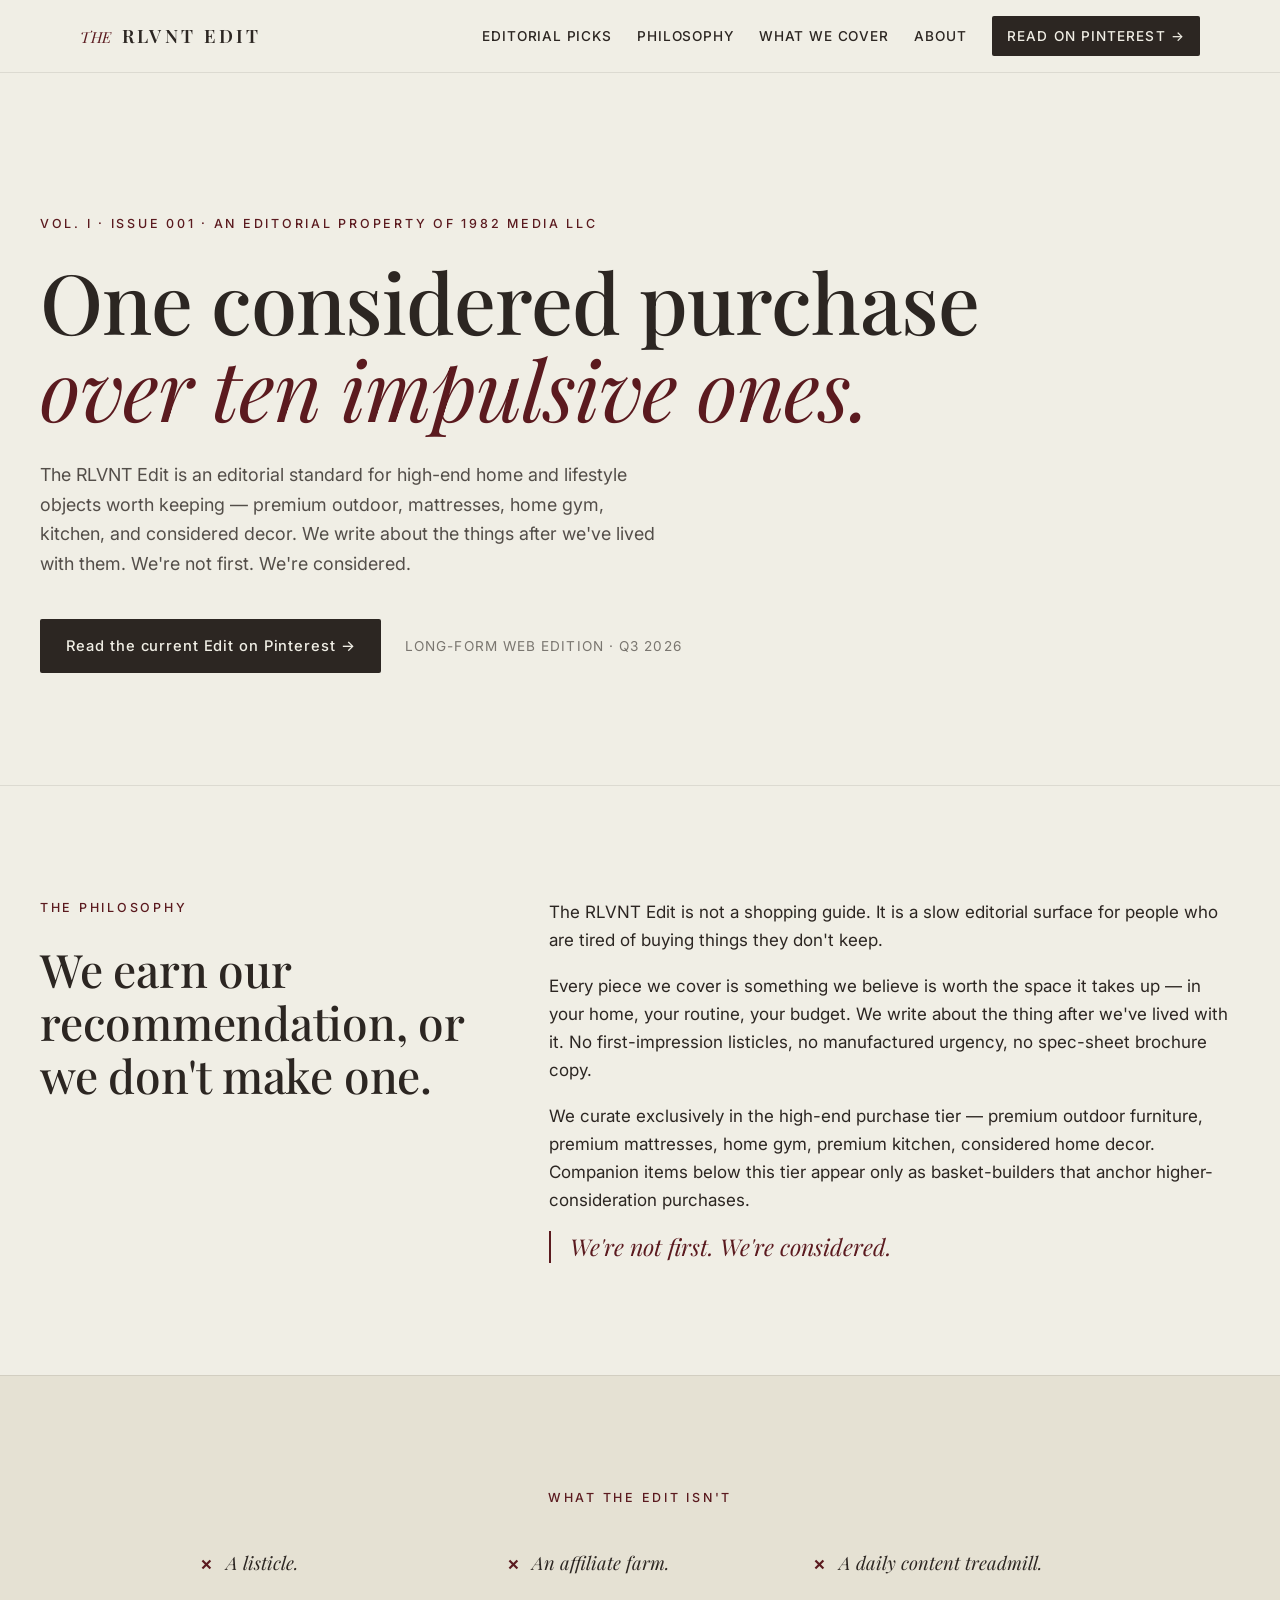
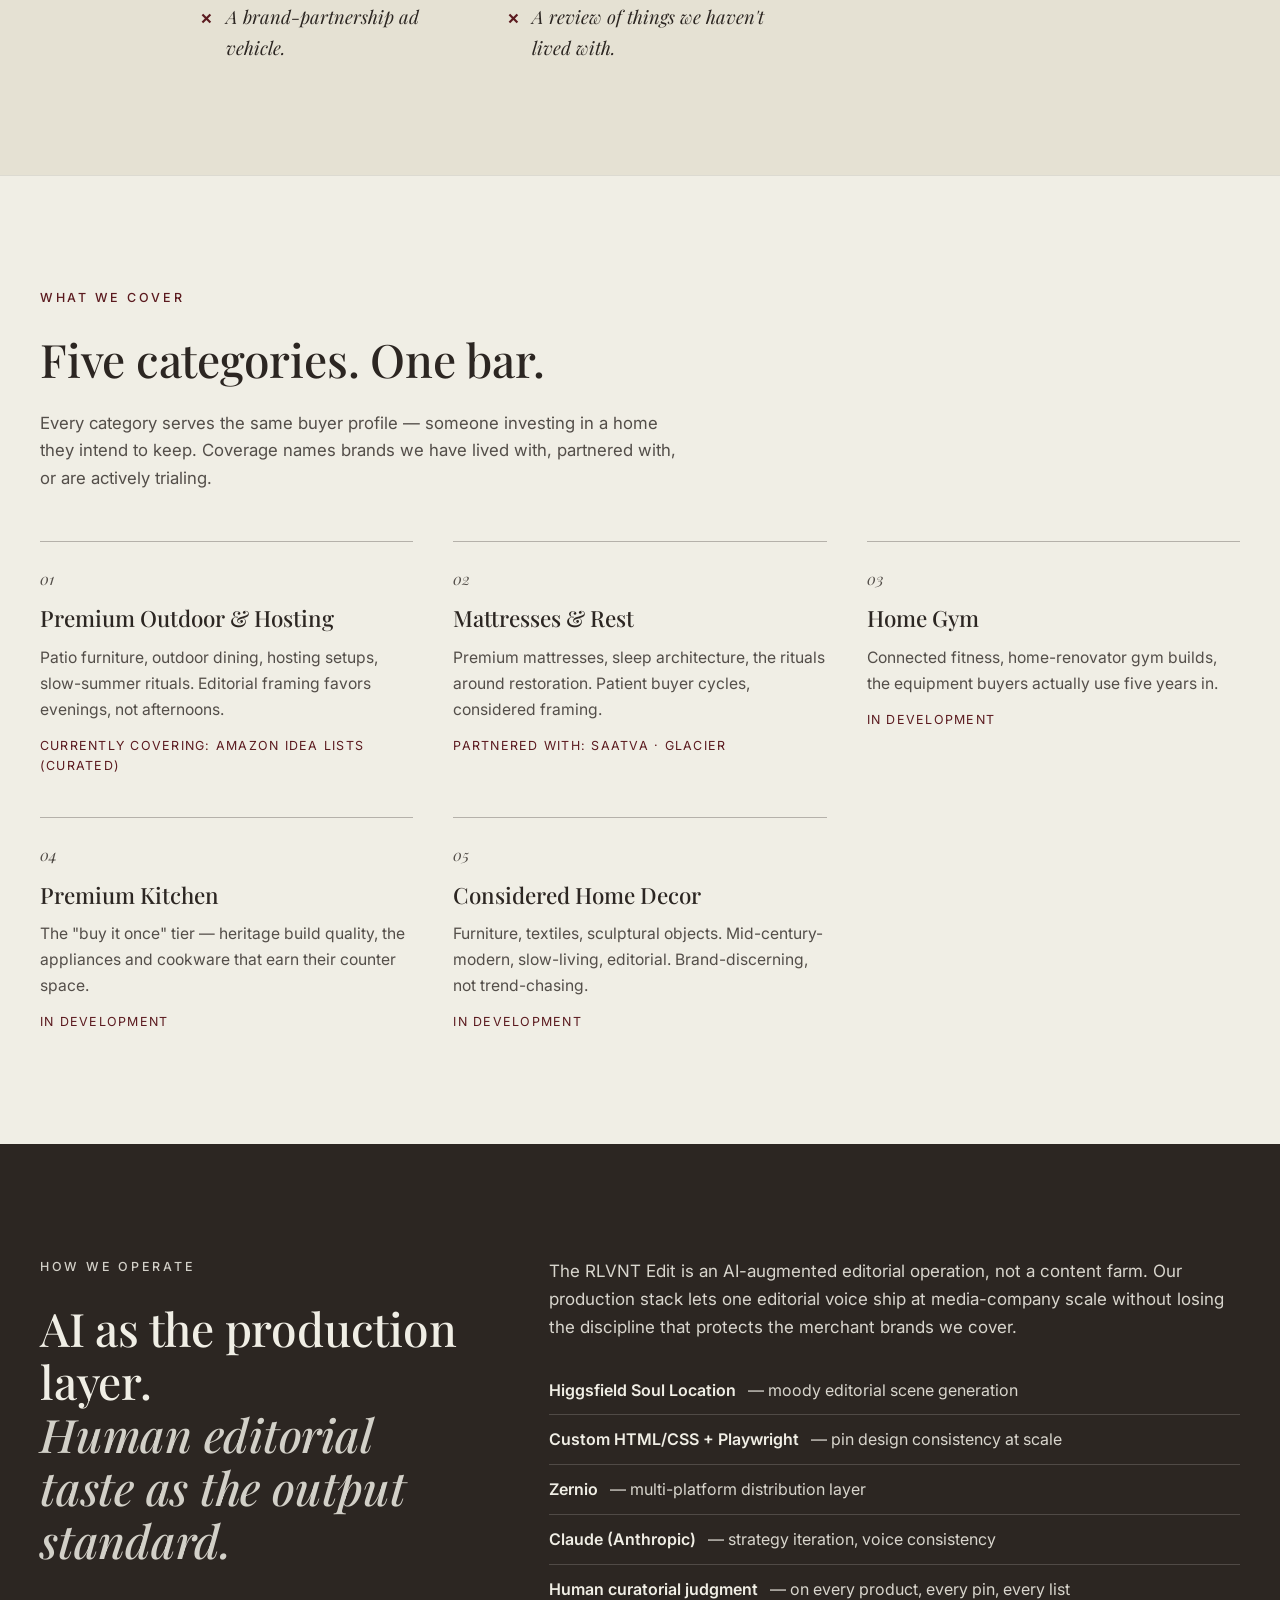
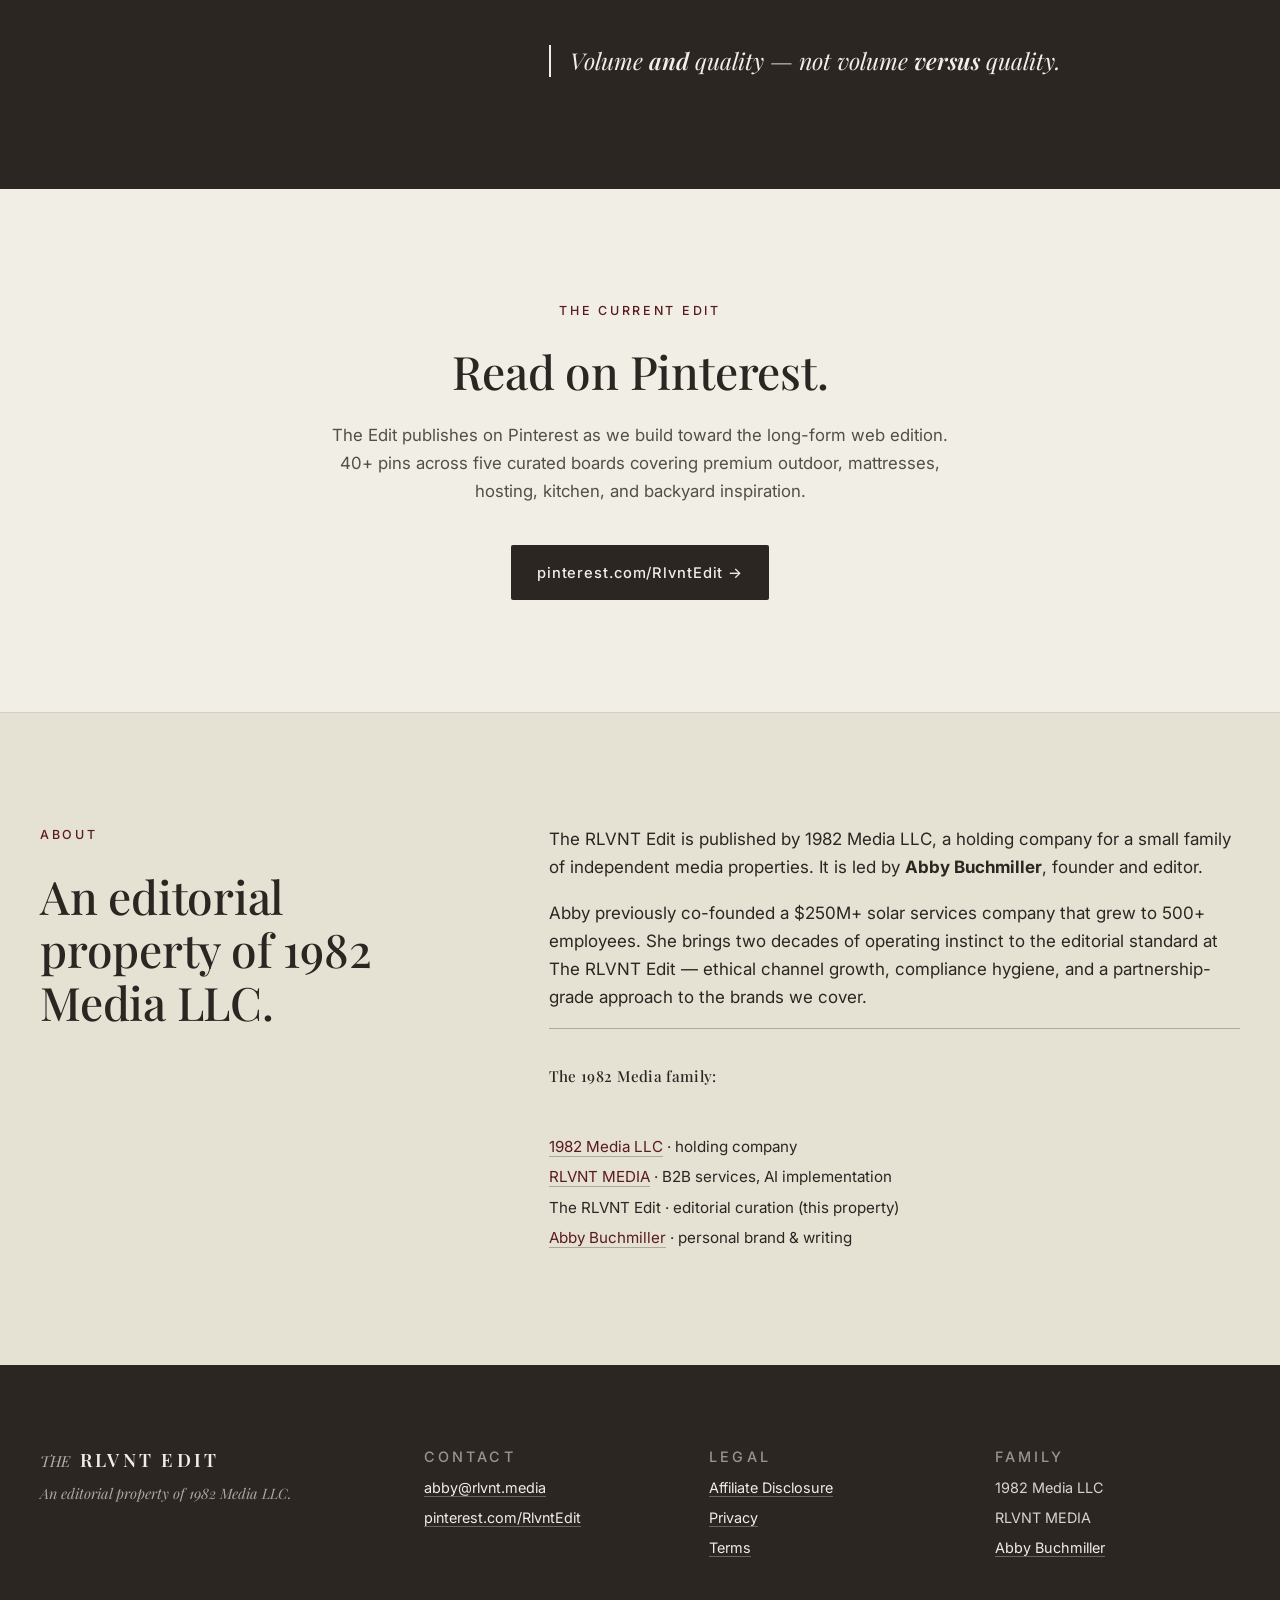
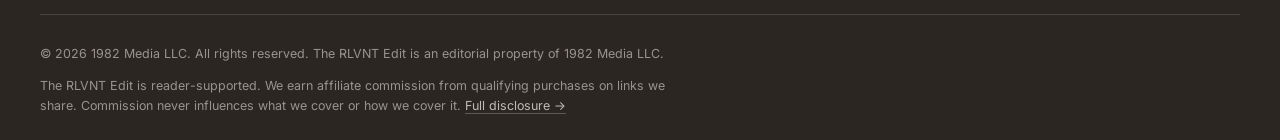
<file: index.html>
<!DOCTYPE html>
<html lang="en">
<head>
  <meta charset="UTF-8" />
  <meta name="viewport" content="width=device-width, initial-scale=1.0" />
  <title>The RLVNT Edit — An editorial standard for high-end home & lifestyle</title>
  <meta name="description" content="The RLVNT Edit is an editorial curation property of 1982 Media LLC. We cover high-end home and lifestyle objects worth keeping — premium outdoor furniture, mattresses, home gym, kitchen, considered decor. Currently publishing on Pinterest." />

  <!-- Open Graph -->
  <meta property="og:title" content="The RLVNT Edit" />
  <meta property="og:description" content="An editorial standard for high-end home and lifestyle objects worth keeping." />
  <meta property="og:image" content="/images/og-share.png" />
  <meta property="og:url" content="https://rlvntedit.com" />
  <meta property="og:type" content="website" />
  <meta name="twitter:card" content="summary_large_image" />

  <!-- Favicons -->
  <link rel="icon" type="image/png" sizes="32x32" href="/images/favicon-32.png" />
  <link rel="icon" type="image/png" sizes="256x256" href="/images/favicon-256.png" />
  <link rel="apple-touch-icon" sizes="800x800" href="/images/favicon-800.png" />

  <!-- Typography -->
  <link rel="preconnect" href="https://fonts.googleapis.com" />
  <link rel="preconnect" href="https://fonts.gstatic.com" crossorigin />
  <link href="https://fonts.googleapis.com/css2?family=Playfair+Display:ital,wght@0,400;0,500;0,600;0,700;1,400;1,600&family=Inter:wght@300;400;500;600&display=swap" rel="stylesheet" />

  <link rel="stylesheet" href="/styles.css" />
  <!-- ===== ANALYTICS ===== -->
  <!-- GA4 -->
  <script async src="https://www.googletagmanager.com/gtag/js?id=G-YK7747LG5L"></script>
  <script>
    window.dataLayer = window.dataLayer || [];
    function gtag(){dataLayer.push(arguments);}
    gtag('js', new Date());
    gtag('config', 'G-YK7747LG5L', { anonymize_ip: true });
  </script>
  <!-- Pinterest Tag -->
  <script>
    !function(e){if(!window.pintrk){window.pintrk=function(){window.pintrk.queue.push(Array.prototype.slice.call(arguments))};var n=window.pintrk;n.queue=[],n.version="3.0";var t=document.createElement("script");t.async=!0,t.src=e;var r=document.getElementsByTagName("script")[0];r.parentNode.insertBefore(t,r)}}("https://s.pinimg.com/ct/core.js");
    pintrk('load', '2612734409186');
    pintrk('page');
  </script>
  <noscript><img height="1" width="1" style="display:none;" alt="" src="https://ct.pinterest.com/v3/?tid=2612734409186&noscript=1" /></noscript>
  <!-- ===== END ANALYTICS ===== -->
</head>
<body>

  <!-- ===== TOP BAR ===== -->
  <header class="topbar">
    <div class="topbar-inner">
      <a class="mark" href="/" aria-label="The RLVNT Edit — home">
        <span class="mark-the">THE</span>
        <span class="mark-word">RLVNT EDIT</span>
      </a>
      <nav class="nav">
        <a href="/editorial-picks">Editorial Picks</a>
        <a href="#philosophy">Philosophy</a>
        <a href="#coverage">What We Cover</a>
        <a href="#about">About</a>
        <a href="https://pinterest.com/RlvntEdit" target="_blank" rel="noopener" class="nav-cta">Read on Pinterest →</a>
      </nav>
    </div>
  </header>

  <!-- ===== HERO ===== -->
  <section class="hero">
    <div class="hero-inner">
      <p class="eyebrow">Vol. I · Issue 001 · An editorial property of 1982 Media LLC</p>
      <h1 class="hero-title">
        One considered purchase<br />
        <em>over ten impulsive ones.</em>
      </h1>
      <p class="hero-lede">
        The RLVNT Edit is an editorial standard for high-end home and lifestyle
        objects worth keeping — premium outdoor, mattresses, home gym, kitchen,
        and considered decor. We write about the things after we've lived with
        them. We're not first. We're considered.
      </p>
      <div class="hero-cta">
        <a class="btn-primary" href="https://pinterest.com/RlvntEdit" target="_blank" rel="noopener">Read the current Edit on Pinterest →</a>
        <span class="hero-meta">Long-form web edition · Q3 2026</span>
      </div>
    </div>
  </section>

  <!-- ===== PHILOSOPHY ===== -->
  <section id="philosophy" class="section section-cream">
    <div class="section-inner two-col">
      <div class="col-left">
        <p class="eyebrow">The Philosophy</p>
        <h2 class="section-title">We earn our recommendation, or we don't make one.</h2>
      </div>
      <div class="col-right">
        <p>
          The RLVNT Edit is not a shopping guide. It is a slow editorial
          surface for people who are tired of buying things they don't keep.
        </p>
        <p>
          Every piece we cover is something we believe is worth the space it
          takes up — in your home, your routine, your budget. We write about
          the thing after we've lived with it. No first-impression listicles,
          no manufactured urgency, no spec-sheet brochure copy.
        </p>
        <p>
          We curate exclusively in the high-end purchase tier — premium
          outdoor furniture, premium mattresses, home gym, premium kitchen,
          considered home decor. Companion items below this tier appear only
          as basket-builders that anchor higher-consideration purchases.
        </p>
        <p class="pull-quote">
          We're not first. We're considered.
        </p>
      </div>
    </div>
  </section>

  <!-- ===== WHAT THE EDIT IS NOT ===== -->
  <section class="section section-cream-2">
    <div class="section-inner">
      <p class="eyebrow center">What The Edit Isn't</p>
      <ul class="not-list">
        <li><span class="x">×</span><span>A listicle.</span></li>
        <li><span class="x">×</span><span>An affiliate farm.</span></li>
        <li><span class="x">×</span><span>A daily content treadmill.</span></li>
        <li><span class="x">×</span><span>A brand-partnership ad vehicle.</span></li>
        <li><span class="x">×</span><span>A review of things we haven't lived with.</span></li>
      </ul>
    </div>
  </section>

  <!-- ===== WHAT WE COVER ===== -->
  <section id="coverage" class="section section-cream">
    <div class="section-inner">
      <p class="eyebrow">What We Cover</p>
      <h2 class="section-title">Five categories. One bar.</h2>
      <p class="section-lede">
        Every category serves the same buyer profile — someone investing in a
        home they intend to keep. Coverage names brands we have lived with,
        partnered with, or are actively trialing.
      </p>

      <div class="coverage-grid">
        <article class="coverage-card">
          <p class="coverage-num">01</p>
          <h3>Premium Outdoor & Hosting</h3>
          <p>Patio furniture, outdoor dining, hosting setups, slow-summer rituals. Editorial framing favors evenings, not afternoons.</p>
          <p class="coverage-brands">Currently covering: Amazon Idea Lists (curated)</p>
        </article>

        <article class="coverage-card">
          <p class="coverage-num">02</p>
          <h3>Mattresses & Rest</h3>
          <p>Premium mattresses, sleep architecture, the rituals around restoration. Patient buyer cycles, considered framing.</p>
          <p class="coverage-brands">Partnered with: Saatva · Glacier</p>
        </article>

        <article class="coverage-card">
          <p class="coverage-num">03</p>
          <h3>Home Gym</h3>
          <p>Connected fitness, home-renovator gym builds, the equipment buyers actually use five years in.</p>
          <p class="coverage-brands">In development</p>
        </article>

        <article class="coverage-card">
          <p class="coverage-num">04</p>
          <h3>Premium Kitchen</h3>
          <p>The "buy it once" tier — heritage build quality, the appliances and cookware that earn their counter space.</p>
          <p class="coverage-brands">In development</p>
        </article>

        <article class="coverage-card">
          <p class="coverage-num">05</p>
          <h3>Considered Home Decor</h3>
          <p>Furniture, textiles, sculptural objects. Mid-century-modern, slow-living, editorial. Brand-discerning, not trend-chasing.</p>
          <p class="coverage-brands">In development</p>
        </article>
      </div>
    </div>
  </section>

  <!-- ===== HOW WE OPERATE ===== -->
  <section id="how" class="section section-ink">
    <div class="section-inner two-col">
      <div class="col-left">
        <p class="eyebrow eyebrow-light">How We Operate</p>
        <h2 class="section-title section-title-light">
          AI as the production layer.<br />
          <em>Human editorial taste as the output standard.</em>
        </h2>
      </div>
      <div class="col-right col-light">
        <p>
          The RLVNT Edit is an AI-augmented editorial operation, not a
          content farm. Our production stack lets one editorial voice ship at
          media-company scale without losing the discipline that protects the
          merchant brands we cover.
        </p>
        <ul class="stack-list">
          <li><strong>Higgsfield Soul Location</strong> — moody editorial scene generation</li>
          <li><strong>Custom HTML/CSS + Playwright</strong> — pin design consistency at scale</li>
          <li><strong>Zernio</strong> — multi-platform distribution layer</li>
          <li><strong>Claude (Anthropic)</strong> — strategy iteration, voice consistency</li>
          <li><strong>Human curatorial judgment</strong> — on every product, every pin, every list</li>
        </ul>
        <p class="pull-quote pull-quote-light">
          Volume <em>and</em> quality — not volume <em>versus</em> quality.
        </p>
      </div>
    </div>
  </section>

  <!-- ===== CURRENT EDIT / PINTEREST ===== -->
  <section class="section section-cream">
    <div class="section-inner center-block">
      <p class="eyebrow">The Current Edit</p>
      <h2 class="section-title">Read on Pinterest.</h2>
      <p class="section-lede">
        The Edit publishes on Pinterest as we build toward the long-form web
        edition. 40+ pins across five curated boards covering premium outdoor,
        mattresses, hosting, kitchen, and backyard inspiration.
      </p>
      <a class="btn-primary" href="https://pinterest.com/RlvntEdit" target="_blank" rel="noopener">pinterest.com/RlvntEdit →</a>
    </div>
  </section>

  <!-- ===== ABOUT ===== -->
  <section id="about" class="section section-cream-2">
    <div class="section-inner two-col">
      <div class="col-left">
        <p class="eyebrow">About</p>
        <h2 class="section-title">An editorial property of 1982 Media LLC.</h2>
      </div>
      <div class="col-right">
        <p>
          The RLVNT Edit is published by 1982 Media LLC, a holding company
          for a small family of independent media properties. It is led by
          <strong>Abby Buchmiller</strong>, founder and editor.
        </p>
        <p>
          Abby previously co-founded a $250M+ solar services company that grew
          to 500+ employees. She brings two decades of operating instinct
          to the editorial standard at The RLVNT Edit — ethical channel
          growth, compliance hygiene, and a partnership-grade approach to the
          brands we cover.
        </p>
        <p class="family-block">
          <strong>The 1982 Media family:</strong><br />
          <a href="#">1982 Media LLC</a> · holding company<br />
          <a href="#">RLVNT MEDIA</a> · B2B services, AI implementation<br />
          The RLVNT Edit · editorial curation (this property)<br />
          <a href="https://abbybuchmiller.com" target="_blank" rel="noopener">Abby Buchmiller</a> · personal brand &amp; writing
        </p>
      </div>
    </div>
  </section>

  <!-- ===== CONTACT / FOOTER ===== -->
  <footer class="footer">
    <div class="footer-inner">
      <div class="footer-col">
        <p class="footer-mark">
          <span class="mark-the">THE</span>
          <span class="mark-word">RLVNT EDIT</span>
        </p>
        <p class="footer-tag">An editorial property of 1982 Media LLC.</p>
      </div>

      <div class="footer-col">
        <p class="footer-eyebrow">Contact</p>
        <p><a href="mailto:abby@rlvnt.media">abby@rlvnt.media</a></p>
        <p><a href="https://pinterest.com/RlvntEdit" target="_blank" rel="noopener">pinterest.com/RlvntEdit</a></p>
      </div>

      <div class="footer-col">
        <p class="footer-eyebrow">Legal</p>
        <p><a href="/disclosure.html">Affiliate Disclosure</a></p>
        <p><a href="/privacy.html">Privacy</a></p>
        <p><a href="/terms.html">Terms</a></p>
      </div>

      <div class="footer-col">
        <p class="footer-eyebrow">Family</p>
        <p>1982 Media LLC</p>
        <p>RLVNT MEDIA</p>
        <p><a href="https://abbybuchmiller.com" target="_blank" rel="noopener">Abby Buchmiller</a></p>
      </div>
    </div>

    <div class="footer-bar">
      <p>© 2026 1982 Media LLC. All rights reserved. The RLVNT Edit is an editorial property of 1982 Media LLC.</p>
      <p class="footer-disclosure">
        The RLVNT Edit is reader-supported. We earn affiliate commission from
        qualifying purchases on links we share. Commission never influences
        what we cover or how we cover it. <a href="/disclosure.html">Full disclosure →</a>
      </p>
    </div>
  </footer>

</body>
</html>
</file>
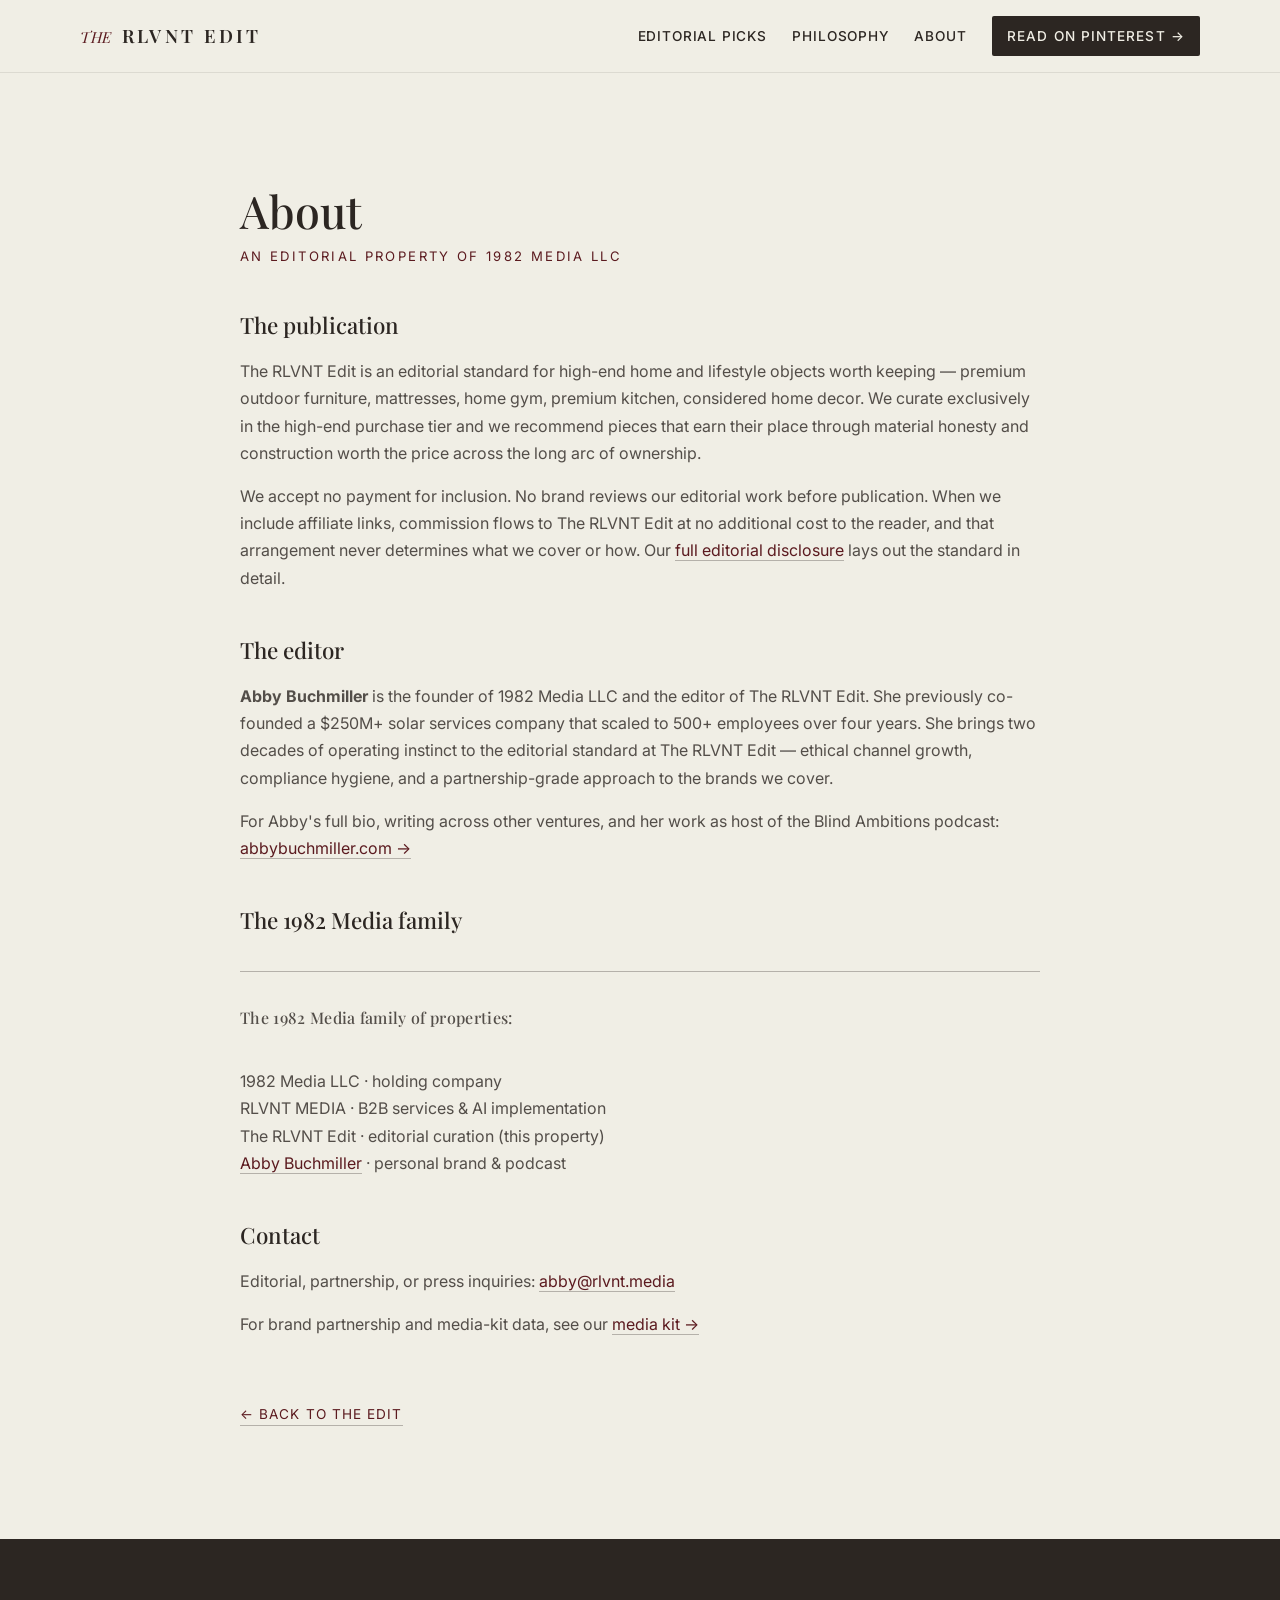
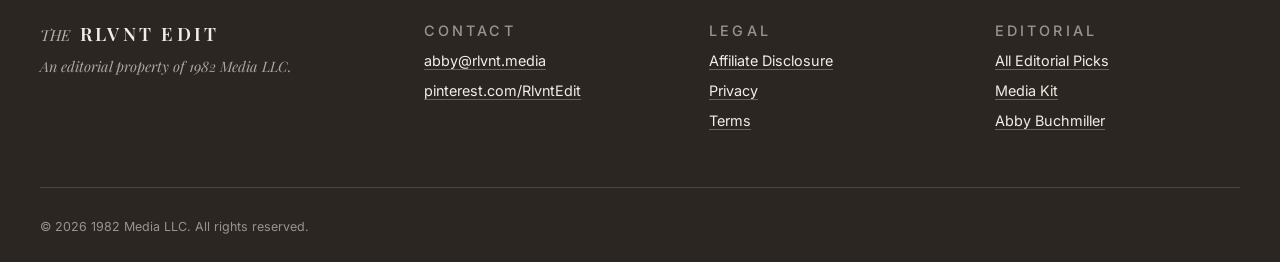
<file: about.html>
<!DOCTYPE html>
<html lang="en">
<head>
  <meta charset="UTF-8" />
  <meta name="viewport" content="width=device-width, initial-scale=1.0" />
  <title>About — The RLVNT Edit</title>
  <meta name="description" content="The RLVNT Edit is an editorial curation property of 1982 Media LLC, founded and edited by Abby Buchmiller. Premium home and lifestyle editorial standards." />

  <meta property="og:title" content="About — The RLVNT Edit" />
  <meta property="og:description" content="Founded and edited by Abby Buchmiller. An editorial property of 1982 Media LLC." />
  <meta property="og:image" content="https://rlvntedit.com/images/og-share.png" />
  <meta property="og:url" content="https://rlvntedit.com/about" />
  <meta property="og:type" content="website" />
  <meta name="twitter:card" content="summary_large_image" />

  <link rel="canonical" href="https://rlvntedit.com/about" />

  <link rel="icon" type="image/png" sizes="32x32" href="/images/favicon-32.png" />
  <link rel="icon" type="image/png" sizes="256x256" href="/images/favicon-256.png" />
  <link rel="apple-touch-icon" sizes="800x800" href="/images/favicon-800.png" />

  <link rel="preconnect" href="https://fonts.googleapis.com" />
  <link rel="preconnect" href="https://fonts.gstatic.com" crossorigin />
  <link href="https://fonts.googleapis.com/css2?family=Playfair+Display:ital,wght@0,400;0,500;0,600;1,400&family=Inter:wght@300;400;500;600&display=swap" rel="stylesheet" />
  <link rel="stylesheet" href="/styles.css" />

  <!-- ===== ANALYTICS ===== -->
  <!-- GA4 -->
  <script async src="https://www.googletagmanager.com/gtag/js?id=G-YK7747LG5L"></script>
  <script>
    window.dataLayer = window.dataLayer || [];
    function gtag(){dataLayer.push(arguments);}
    gtag('js', new Date());
    gtag('config', 'G-YK7747LG5L', { anonymize_ip: true });
  </script>
  <!-- Pinterest Tag -->
  <script>
    !function(e){if(!window.pintrk){window.pintrk=function(){window.pintrk.queue.push(Array.prototype.slice.call(arguments))};var n=window.pintrk;n.queue=[],n.version="3.0";var t=document.createElement("script");t.async=!0,t.src=e;var r=document.getElementsByTagName("script")[0];r.parentNode.insertBefore(t,r)}}("https://s.pinimg.com/ct/core.js");
    pintrk('load', '2612734409186');
    pintrk('page');
  </script>
  <noscript><img height="1" width="1" style="display:none;" alt="" src="https://ct.pinterest.com/v3/?tid=2612734409186&noscript=1" /></noscript>
  <!-- ===== END ANALYTICS ===== -->
</head>
<body>

  <header class="topbar">
    <div class="topbar-inner">
      <a class="mark" href="/" aria-label="The RLVNT Edit — home">
        <span class="mark-the">THE</span>
        <span class="mark-word">RLVNT EDIT</span>
      </a>
      <nav class="nav">
        <a href="/editorial-picks">Editorial Picks</a>
        <a href="/#philosophy">Philosophy</a>
        <a href="/about">About</a>
        <a href="https://pinterest.com/RlvntEdit" target="_blank" rel="noopener" class="nav-cta">Read on Pinterest →</a>
      </nav>
    </div>
  </header>

  <main class="legal">
    <h1>About</h1>
    <p class="updated">An editorial property of 1982 Media LLC</p>

    <h2>The publication</h2>
    <p>
      The RLVNT Edit is an editorial standard for high-end home and lifestyle
      objects worth keeping — premium outdoor furniture, mattresses, home gym,
      premium kitchen, considered home decor. We curate exclusively in the
      high-end purchase tier and we recommend pieces that earn their place
      through material honesty and construction worth the price across the long
      arc of ownership.
    </p>
    <p>
      We accept no payment for inclusion. No brand reviews our editorial work
      before publication. When we include affiliate links, commission flows to
      The RLVNT Edit at no additional cost to the reader, and that arrangement
      never determines what we cover or how. Our
      <a href="/disclosure">full editorial disclosure</a> lays out the standard
      in detail.
    </p>

    <h2>The editor</h2>
    <p>
      <strong>Abby Buchmiller</strong> is the founder of 1982 Media LLC and the
      editor of The RLVNT Edit. She previously co-founded a $250M+ solar
      services company that scaled to 500+ employees over four years. She
      brings two decades of operating instinct to the editorial standard at The
      RLVNT Edit — ethical channel growth, compliance hygiene, and a
      partnership-grade approach to the brands we cover.
    </p>
    <p>
      For Abby's full bio, writing across other ventures, and her work as host
      of the Blind Ambitions podcast:
      <a href="https://abbybuchmiller.com" target="_blank" rel="noopener">abbybuchmiller.com →</a>
    </p>

    <h2>The 1982 Media family</h2>
    <p class="family-block">
      <strong>The 1982 Media family of properties:</strong><br />
      1982 Media LLC · holding company<br />
      RLVNT MEDIA · B2B services &amp; AI implementation<br />
      The RLVNT Edit · editorial curation (this property)<br />
      <a href="https://abbybuchmiller.com" target="_blank" rel="noopener">Abby Buchmiller</a> · personal brand &amp; podcast
    </p>

    <h2>Contact</h2>
    <p>
      Editorial, partnership, or press inquiries:
      <a href="mailto:abby@rlvnt.media">abby@rlvnt.media</a>
    </p>
    <p>
      For brand partnership and media-kit data, see our
      <a href="/media-kit">media kit →</a>
    </p>

    <a class="back" href="/">← Back to The Edit</a>
  </main>

  <footer class="footer">
    <div class="footer-inner">
      <div class="footer-col">
        <p class="footer-mark">
          <span class="mark-the">THE</span>
          <span class="mark-word">RLVNT EDIT</span>
        </p>
        <p class="footer-tag">An editorial property of 1982 Media LLC.</p>
      </div>
      <div class="footer-col">
        <p class="footer-eyebrow">Contact</p>
        <p><a href="mailto:abby@rlvnt.media">abby@rlvnt.media</a></p>
        <p><a href="https://pinterest.com/RlvntEdit" target="_blank" rel="noopener">pinterest.com/RlvntEdit</a></p>
      </div>
      <div class="footer-col">
        <p class="footer-eyebrow">Legal</p>
        <p><a href="/disclosure">Affiliate Disclosure</a></p>
        <p><a href="/privacy">Privacy</a></p>
        <p><a href="/terms">Terms</a></p>
      </div>
      <div class="footer-col">
        <p class="footer-eyebrow">Editorial</p>
        <p><a href="/editorial-picks">All Editorial Picks</a></p>
        <p><a href="/media-kit">Media Kit</a></p>
        <p><a href="https://abbybuchmiller.com" target="_blank" rel="noopener">Abby Buchmiller</a></p>
      </div>
    </div>
    <div class="footer-bar">
      <p>© 2026 1982 Media LLC. All rights reserved.</p>
    </div>
  </footer>

</body>
</html>
</file>
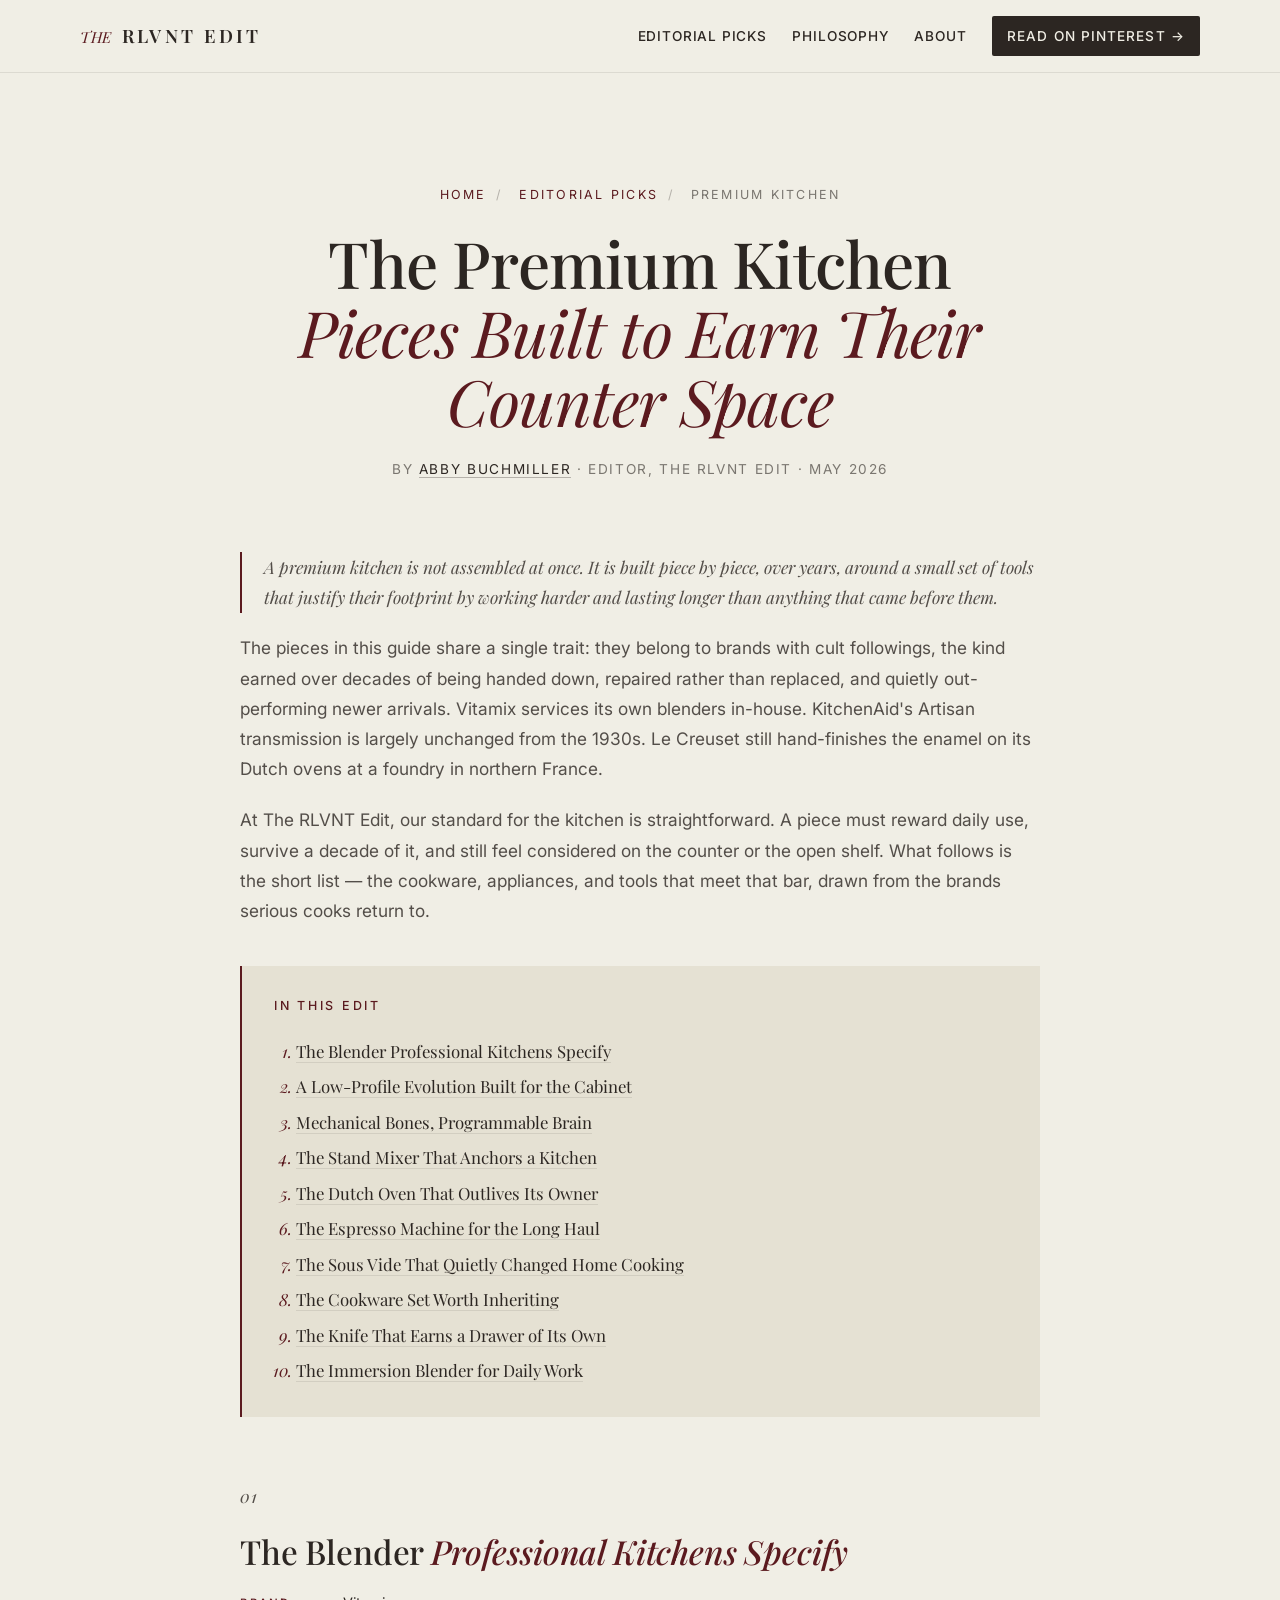
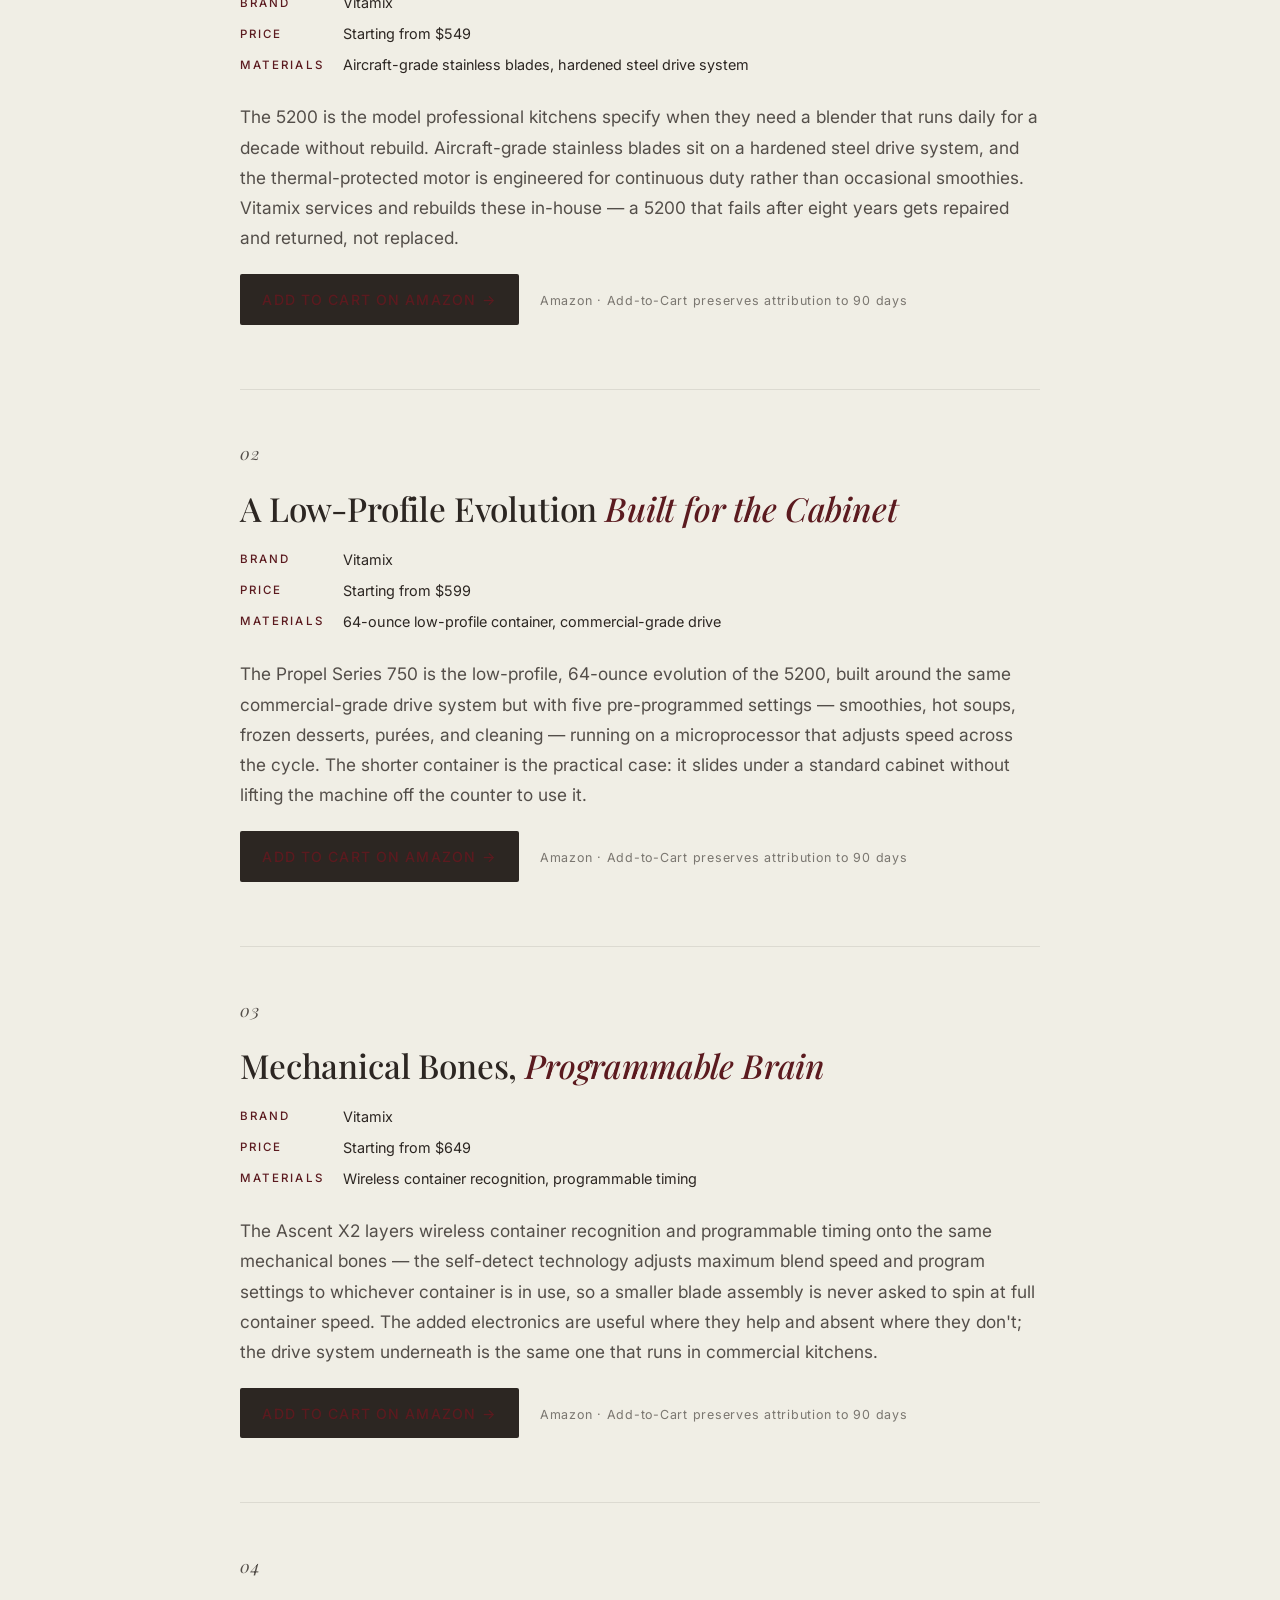
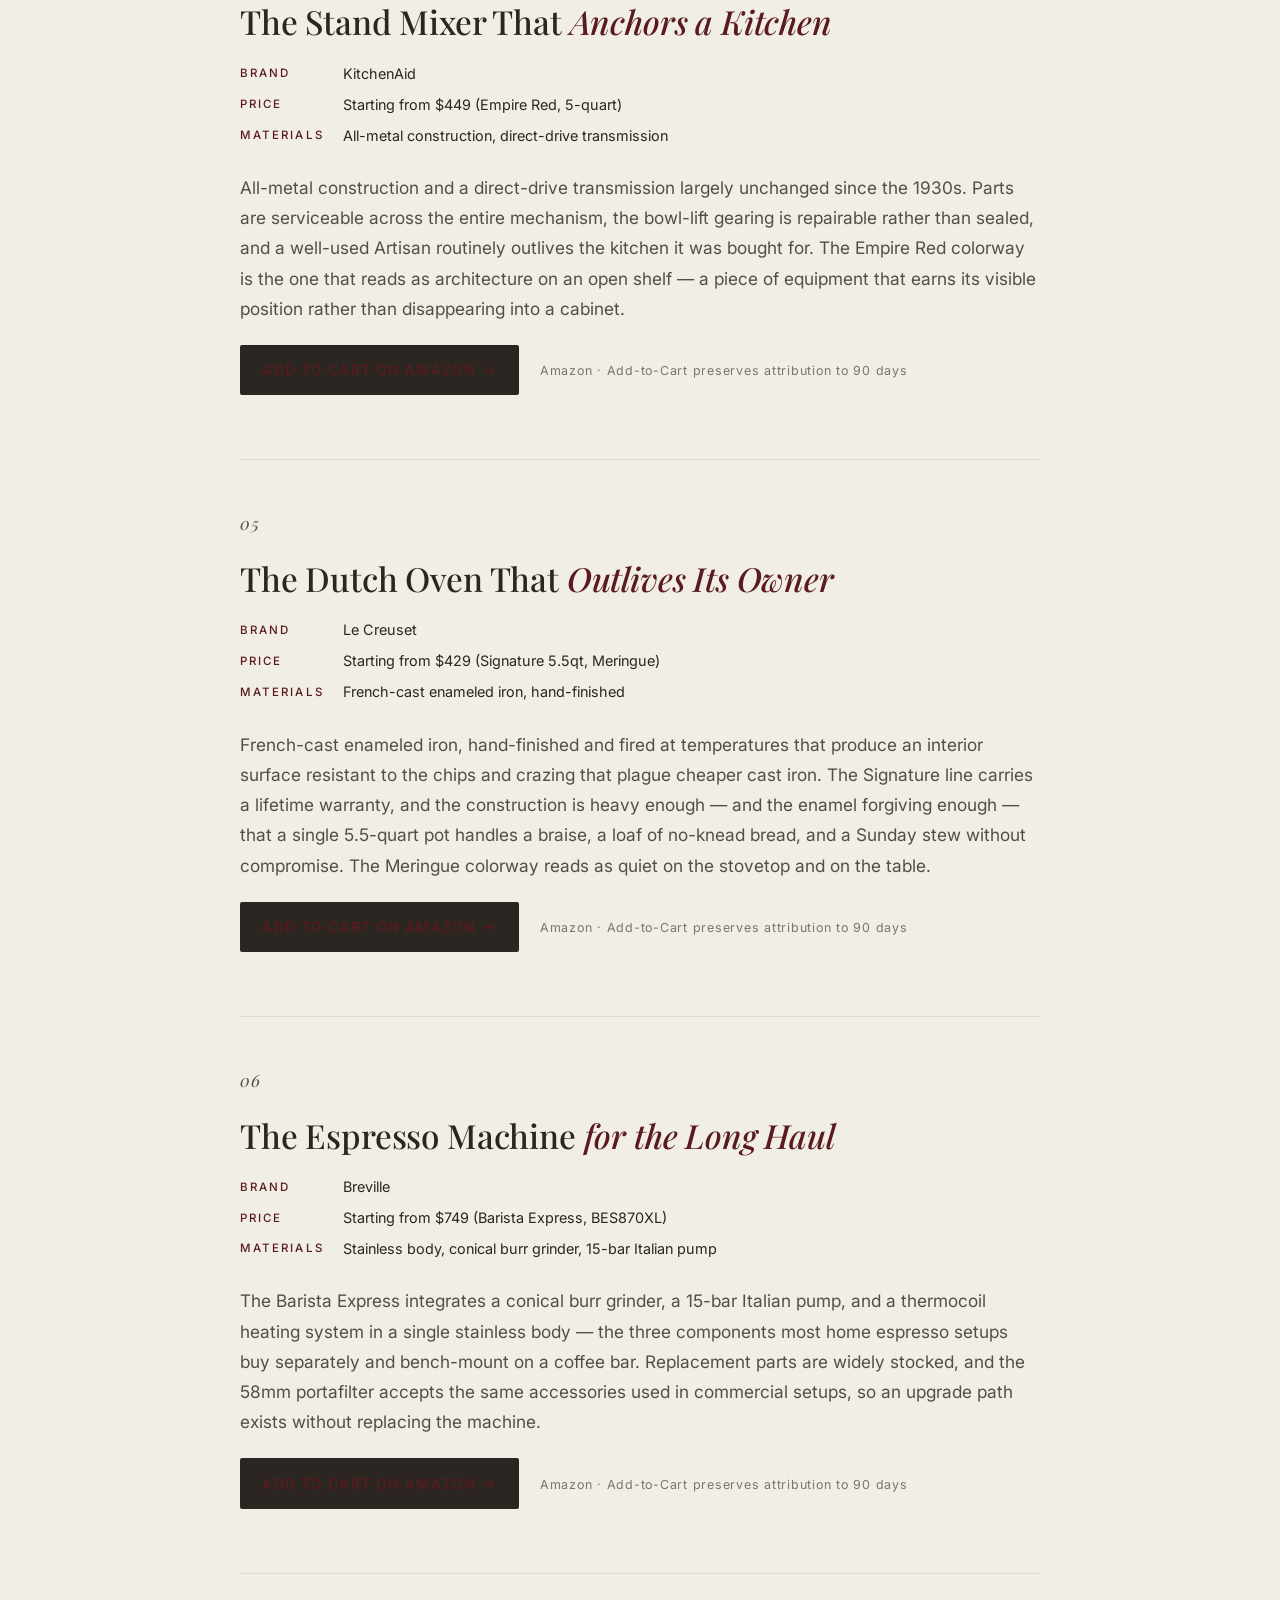
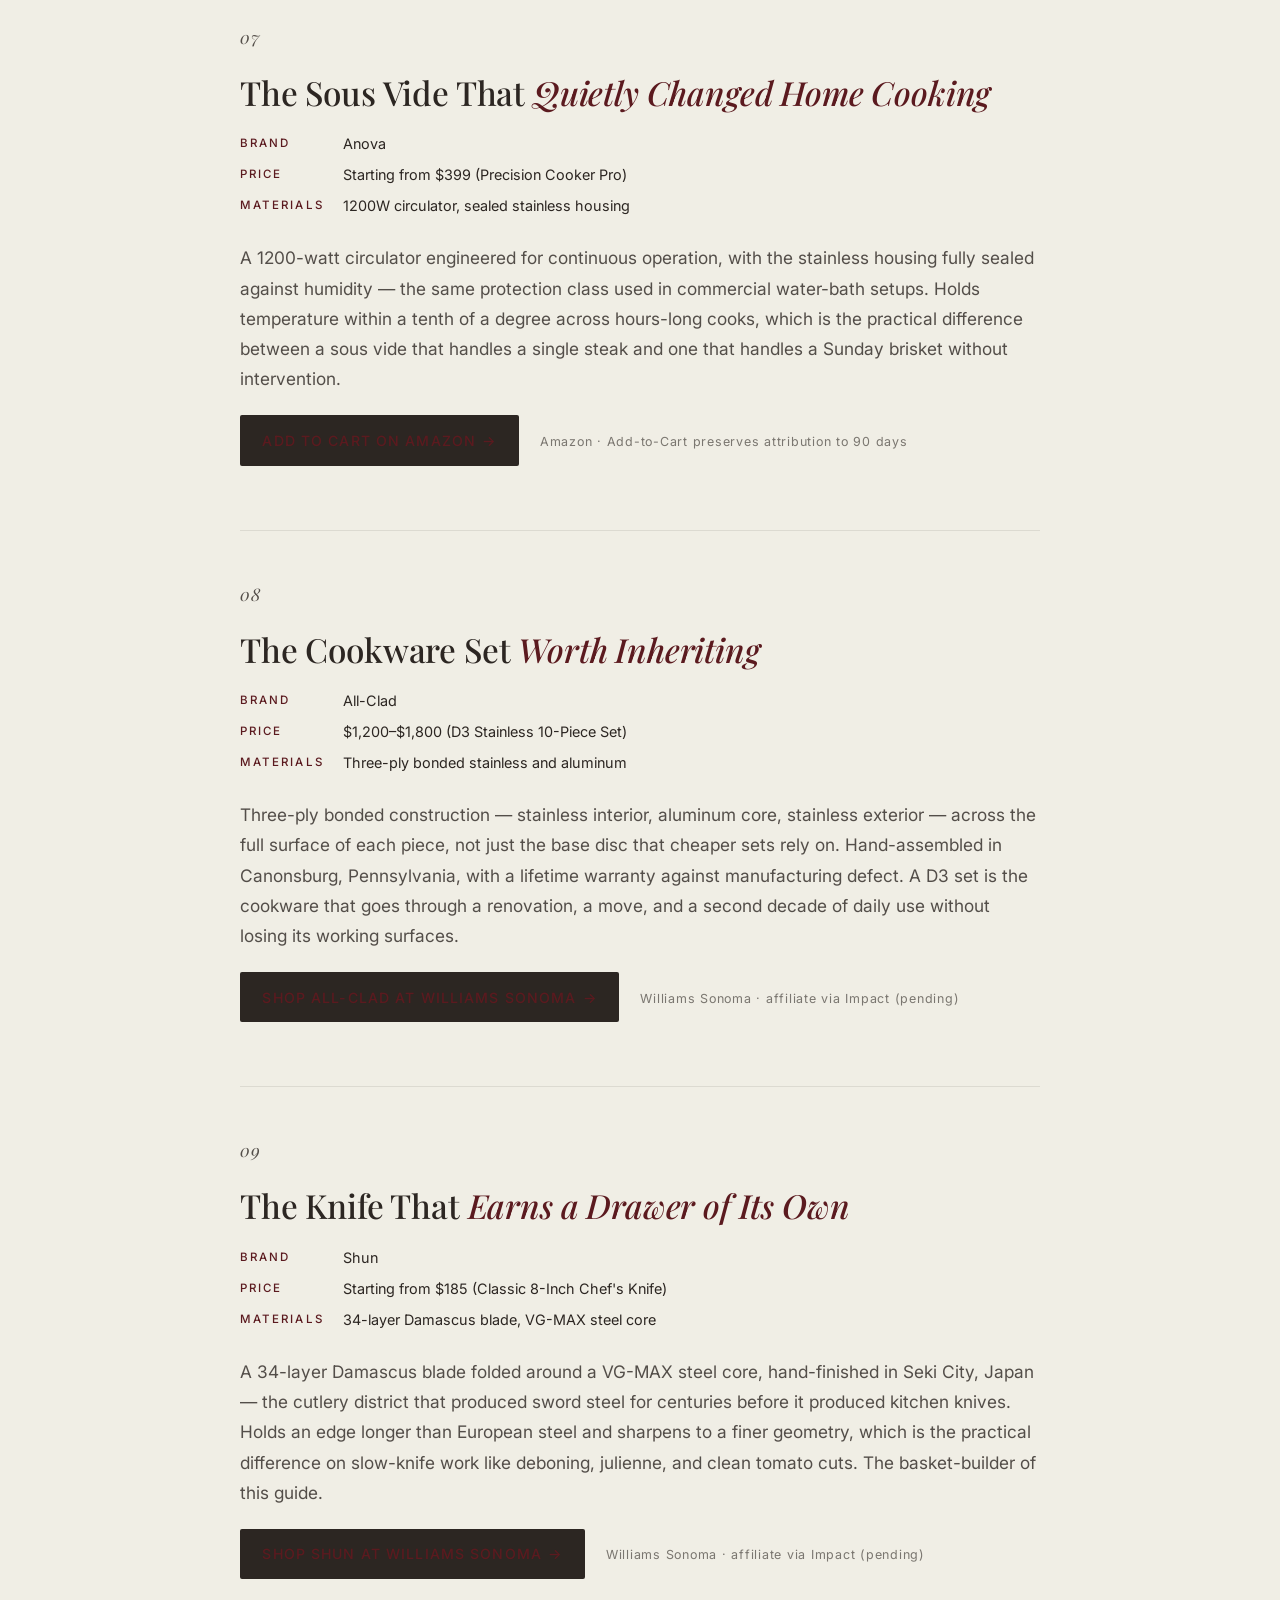
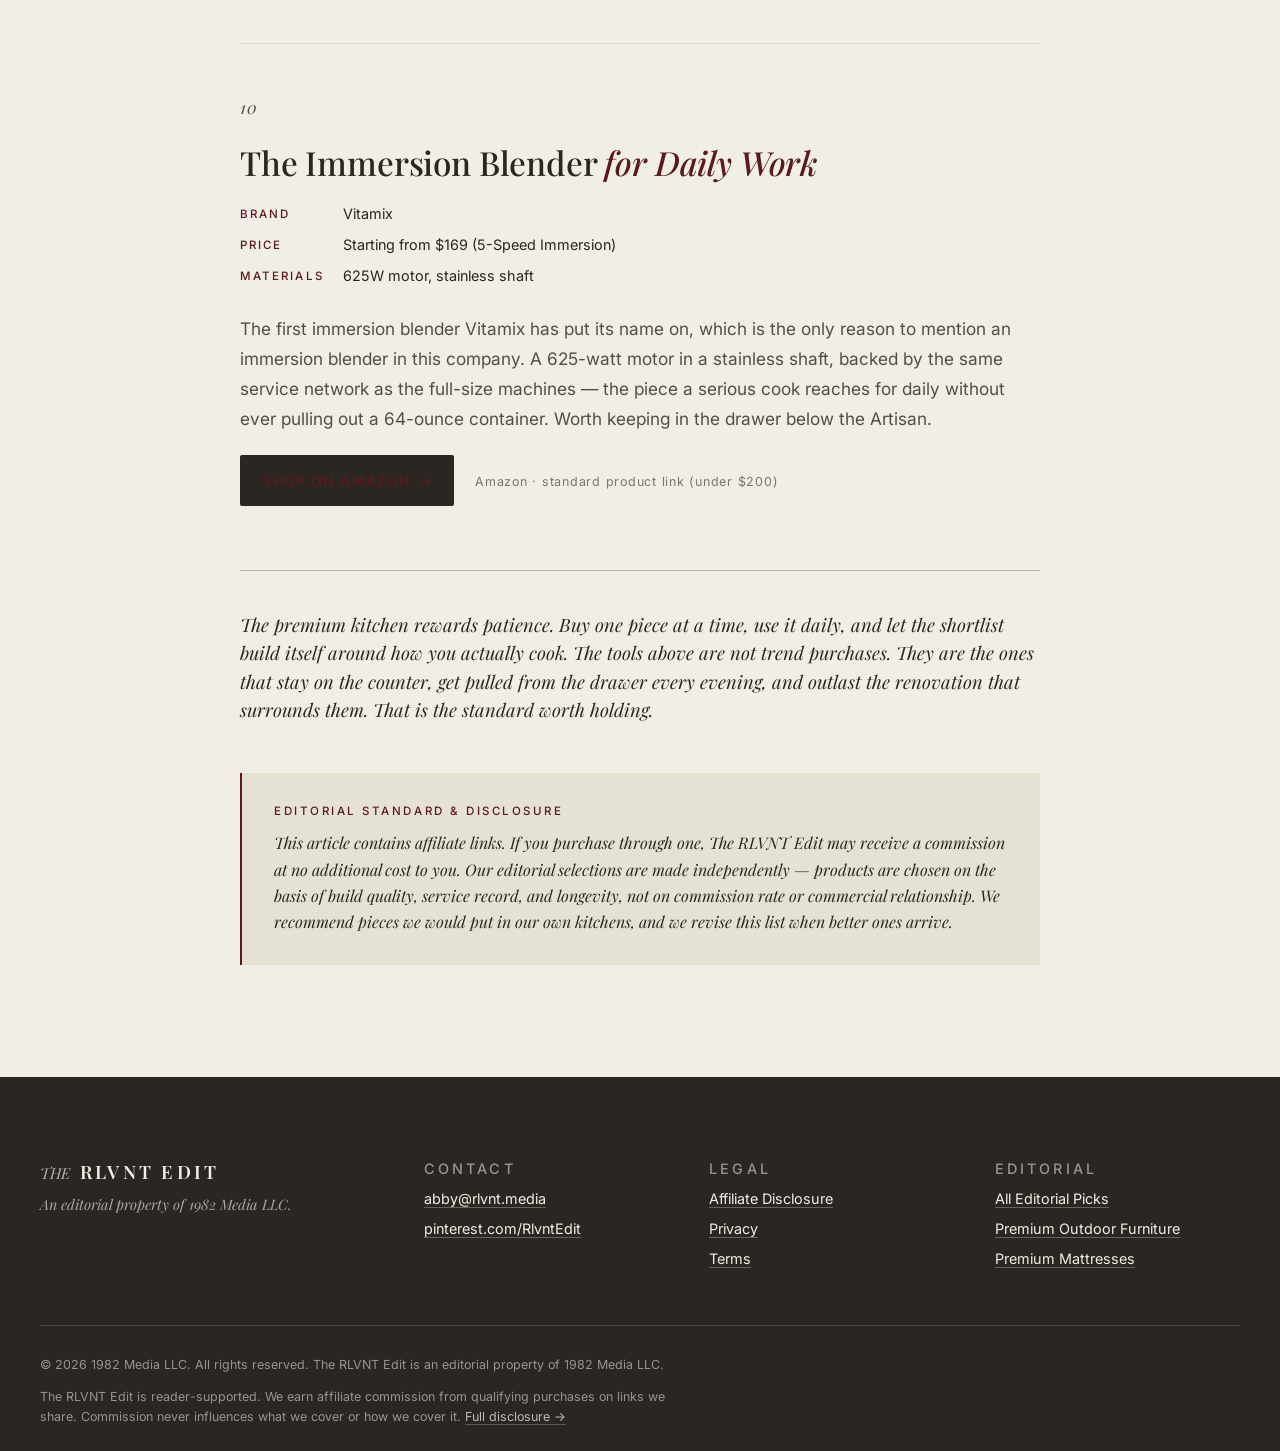
<file: best-premium-kitchen.html>
<!DOCTYPE html>
<html lang="en">
<head>
  <meta charset="UTF-8" />
  <meta name="viewport" content="width=device-width, initial-scale=1.0" />
  <title>The Premium Kitchen: Pieces Built to Last | RLVNT Edit</title>
  <meta name="description" content="The RLVNT Edit's premium kitchen guide: the stand mixer, blender, espresso machine, and cookware worth buying once. Built to last a decade of daily use." />

  <!-- Open Graph -->
  <meta property="og:title" content="The Premium Kitchen: Pieces Built to Earn Their Counter Space" />
  <meta property="og:description" content="The stand mixer, blender, espresso machine, and cookware worth buying once. The RLVNT Edit's shortlist of premium kitchen pieces built for a decade of daily use." />
  <meta property="og:image" content="https://rlvntedit.com/images/og-share.png" />
  <meta property="og:url" content="https://rlvntedit.com/best-premium-kitchen" />
  <meta property="og:type" content="article" />
  <meta property="og:site_name" content="The RLVNT Edit" />
  <meta name="twitter:card" content="summary_large_image" />

  <link rel="canonical" href="https://rlvntedit.com/best-premium-kitchen" />

  <!-- Favicons -->
  <link rel="icon" type="image/png" sizes="32x32" href="/images/favicon-32.png" />
  <link rel="icon" type="image/png" sizes="256x256" href="/images/favicon-256.png" />
  <link rel="apple-touch-icon" sizes="800x800" href="/images/favicon-800.png" />

  <!-- Typography -->
  <link rel="preconnect" href="https://fonts.googleapis.com" />
  <link rel="preconnect" href="https://fonts.gstatic.com" crossorigin />
  <link href="https://fonts.googleapis.com/css2?family=Playfair+Display:ital,wght@0,400;0,500;0,600;0,700;1,400;1,600&family=Inter:wght@300;400;500;600&display=swap" rel="stylesheet" />

  <link rel="stylesheet" href="/styles.css" />

  <!-- Schema.org: Article -->
  <script type="application/ld+json">
  {
    "@context": "https://schema.org",
    "@type": "Article",
    "headline": "The Premium Kitchen: Pieces Built to Earn Their Counter Space",
    "author": { "@type": "Person", "name": "Abby Buchmiller" },
    "publisher": {
      "@type": "Organization",
      "name": "The RLVNT Edit",
      "logo": { "@type": "ImageObject", "url": "https://rlvntedit.com/images/favicon-256.png" }
    },
    "datePublished": "2026-05-25",
    "dateModified": "2026-05-25",
    "image": "https://rlvntedit.com/images/og-share.png",
    "url": "https://rlvntedit.com/best-premium-kitchen",
    "mainEntityOfPage": { "@type": "WebPage", "@id": "https://rlvntedit.com/best-premium-kitchen" }
  }
  </script>

  <!-- Schema.org: ItemList -->
  <script type="application/ld+json">
  {
    "@context": "https://schema.org",
    "@type": "ItemList",
    "itemListElement": [
      { "@type": "ListItem", "position": 1, "name": "Vitamix 5200 Blender", "url": "https://www.amazon.com/gp/aws/cart/add.html?ASIN.1=B008H4SLV6&Quantity.1=1&tag=rlvnt.media-20" },
      { "@type": "ListItem", "position": 2, "name": "Vitamix Propel Series 750 Blender", "url": "https://www.amazon.com/gp/aws/cart/add.html?ASIN.1=B0BWSJVTCJ&Quantity.1=1&tag=rlvnt.media-20" },
      { "@type": "ListItem", "position": 3, "name": "Vitamix Ascent X2 Blender", "url": "https://www.amazon.com/gp/aws/cart/add.html?ASIN.1=B0D9ZKD231&Quantity.1=1&tag=rlvnt.media-20" },
      { "@type": "ListItem", "position": 4, "name": "KitchenAid Artisan 5-Quart Stand Mixer", "url": "https://www.amazon.com/gp/aws/cart/add.html?ASIN.1=B00005UP2P&Quantity.1=1&tag=rlvnt.media-20" },
      { "@type": "ListItem", "position": 5, "name": "Le Creuset Signature 5.5qt Round Dutch Oven", "url": "https://www.amazon.com/gp/aws/cart/add.html?ASIN.1=B07QDGN33D&Quantity.1=1&tag=rlvnt.media-20" },
      { "@type": "ListItem", "position": 6, "name": "Breville Barista Express Espresso Machine", "url": "https://www.amazon.com/gp/aws/cart/add.html?ASIN.1=B00CH9QWOU&Quantity.1=1&tag=rlvnt.media-20" },
      { "@type": "ListItem", "position": 7, "name": "Anova Precision Cooker Pro Sous Vide", "url": "https://www.amazon.com/gp/aws/cart/add.html?ASIN.1=B07QFC6LN6&Quantity.1=1&tag=rlvnt.media-20" },
      { "@type": "ListItem", "position": 8, "name": "All-Clad D3 Stainless 10-Piece Cookware Set", "url": "https://www.williams-sonoma.com/products/all-clad-d3-stainless-10-piece-cookware-set/" },
      { "@type": "ListItem", "position": 9, "name": "Shun Classic 8-Inch Chef's Knife", "url": "https://www.williams-sonoma.com/products/shun-classic-8-chefs-knife/" },
      { "@type": "ListItem", "position": 10, "name": "Vitamix 5-Speed Immersion Blender", "url": "https://www.amazon.com/dp/B08DDJMBZM?tag=rlvnt.media-20" }
    ]
  }
  </script>

  <!-- Schema.org: BreadcrumbList -->
  <script type="application/ld+json">
  {
    "@context": "https://schema.org",
    "@type": "BreadcrumbList",
    "itemListElement": [
      { "@type": "ListItem", "position": 1, "name": "Home", "item": "https://rlvntedit.com/" },
      { "@type": "ListItem", "position": 2, "name": "Editorial Picks", "item": "https://rlvntedit.com/editorial-picks" },
      { "@type": "ListItem", "position": 3, "name": "Best Premium Kitchen", "item": "https://rlvntedit.com/best-premium-kitchen" }
    ]
  }
  </script>
  <!-- ===== ANALYTICS ===== -->
  <!-- GA4 -->
  <script async src="https://www.googletagmanager.com/gtag/js?id=G-YK7747LG5L"></script>
  <script>
    window.dataLayer = window.dataLayer || [];
    function gtag(){dataLayer.push(arguments);}
    gtag('js', new Date());
    gtag('config', 'G-YK7747LG5L', { anonymize_ip: true });
  </script>
  <!-- Pinterest Tag -->
  <script>
    !function(e){if(!window.pintrk){window.pintrk=function(){window.pintrk.queue.push(Array.prototype.slice.call(arguments))};var n=window.pintrk;n.queue=[],n.version="3.0";var t=document.createElement("script");t.async=!0,t.src=e;var r=document.getElementsByTagName("script")[0];r.parentNode.insertBefore(t,r)}}("https://s.pinimg.com/ct/core.js");
    pintrk('load', '2612734409186');
    pintrk('page');
  </script>
  <noscript><img height="1" width="1" style="display:none;" alt="" src="https://ct.pinterest.com/v3/?tid=2612734409186&noscript=1" /></noscript>
  <!-- ===== END ANALYTICS ===== -->

</head>
<body>

  <!-- ===== TOP BAR ===== -->
  <header class="topbar">
    <div class="topbar-inner">
      <a class="mark" href="/" aria-label="The RLVNT Edit — home">
        <span class="mark-the">THE</span>
        <span class="mark-word">RLVNT EDIT</span>
      </a>
      <nav class="nav">
        <a href="/editorial-picks">Editorial Picks</a>
        <a href="/#philosophy">Philosophy</a>
        <a href="/#about">About</a>
        <a href="https://pinterest.com/RlvntEdit" target="_blank" rel="noopener" class="nav-cta">Read on Pinterest →</a>
      </nav>
    </div>
  </header>

  <article class="article">

    <!-- ===== ARTICLE HEADER ===== -->
    <header class="article-header">
      <p class="article-breadcrumb">
        <a href="/">Home</a><span class="sep">/</span>
        <a href="/editorial-picks">Editorial Picks</a><span class="sep">/</span>
        Premium Kitchen
      </p>
      <h1 class="article-h1">
        The Premium Kitchen<br />
        <em>Pieces Built to Earn Their Counter Space</em>
      </h1>
      <p class="article-byline">
        By <a href="https://abbybuchmiller.com" target="_blank" rel="noopener">Abby Buchmiller</a> · Editor, The RLVNT Edit · May 2026
      </p>
    </header>

    <!-- ===== ARTICLE BODY ===== -->
    <div class="article-body">

      <p class="article-lede">
        A premium kitchen is not assembled at once. It is built piece by piece, over years, around a small set of tools that justify their footprint by working harder and lasting longer than anything that came before them.
      </p>

      <p>
        The pieces in this guide share a single trait: they belong to brands with cult followings, the kind earned over decades of being handed down, repaired rather than replaced, and quietly out-performing newer arrivals. Vitamix services its own blenders in-house. KitchenAid's Artisan transmission is largely unchanged from the 1930s. Le Creuset still hand-finishes the enamel on its Dutch ovens at a foundry in northern France.
      </p>

      <p>
        At The RLVNT Edit, our standard for the kitchen is straightforward. A piece must reward daily use, survive a decade of it, and still feel considered on the counter or the open shelf. What follows is the short list — the cookware, appliances, and tools that meet that bar, drawn from the brands serious cooks return to.
      </p>

      <!-- ===== TOC ===== -->
      <nav class="article-toc">
        <p>In This Edit</p>
        <ol>
          <li><a href="#vitamix-5200">The Blender Professional Kitchens Specify</a></li>
          <li><a href="#vitamix-750">A Low-Profile Evolution Built for the Cabinet</a></li>
          <li><a href="#vitamix-ascent-x2">Mechanical Bones, Programmable Brain</a></li>
          <li><a href="#kitchenaid-artisan">The Stand Mixer That Anchors a Kitchen</a></li>
          <li><a href="#le-creuset-dutch-oven">The Dutch Oven That Outlives Its Owner</a></li>
          <li><a href="#breville-barista">The Espresso Machine for the Long Haul</a></li>
          <li><a href="#anova-sous-vide">The Sous Vide That Quietly Changed Home Cooking</a></li>
          <li><a href="#all-clad-d3">The Cookware Set Worth Inheriting</a></li>
          <li><a href="#shun-classic">The Knife That Earns a Drawer of Its Own</a></li>
          <li><a href="#vitamix-immersion">The Immersion Blender for Daily Work</a></li>
        </ol>
      </nav>

      <!-- ===== PRODUCTS ===== -->

      <section class="product" id="vitamix-5200">
        <p class="product-num">01</p>
        <h2 class="product-h2">The Blender <em>Professional Kitchens Specify</em></h2>
        <dl class="product-meta">
          <dt>Brand</dt><dd>Vitamix</dd>
          <dt>Price</dt><dd>Starting from $549</dd>
          <dt>Materials</dt><dd>Aircraft-grade stainless blades, hardened steel drive system</dd>
        </dl>
        <p class="product-why">
          The 5200 is the model professional kitchens specify when they need a blender that runs daily for a decade without rebuild. Aircraft-grade stainless blades sit on a hardened steel drive system, and the thermal-protected motor is engineered for continuous duty rather than occasional smoothies. Vitamix services and rebuilds these in-house — a 5200 that fails after eight years gets repaired and returned, not replaced.
        </p>
        <a class="product-cta" href="https://www.amazon.com/gp/aws/cart/add.html?ASIN.1=B008H4SLV6&Quantity.1=1&tag=rlvnt.media-20" target="_blank" rel="noopener sponsored nofollow">Add to Cart on Amazon<span class="arrow">→</span></a>
        <span class="product-cta-note">Amazon · Add-to-Cart preserves attribution to 90 days</span>
      </section>

      <section class="product" id="vitamix-750">
        <p class="product-num">02</p>
        <h2 class="product-h2">A Low-Profile Evolution <em>Built for the Cabinet</em></h2>
        <dl class="product-meta">
          <dt>Brand</dt><dd>Vitamix</dd>
          <dt>Price</dt><dd>Starting from $599</dd>
          <dt>Materials</dt><dd>64-ounce low-profile container, commercial-grade drive</dd>
        </dl>
        <p class="product-why">
          The Propel Series 750 is the low-profile, 64-ounce evolution of the 5200, built around the same commercial-grade drive system but with five pre-programmed settings — smoothies, hot soups, frozen desserts, purées, and cleaning — running on a microprocessor that adjusts speed across the cycle. The shorter container is the practical case: it slides under a standard cabinet without lifting the machine off the counter to use it.
        </p>
        <a class="product-cta" href="https://www.amazon.com/gp/aws/cart/add.html?ASIN.1=B0BWSJVTCJ&Quantity.1=1&tag=rlvnt.media-20" target="_blank" rel="noopener sponsored nofollow">Add to Cart on Amazon<span class="arrow">→</span></a>
        <span class="product-cta-note">Amazon · Add-to-Cart preserves attribution to 90 days</span>
      </section>

      <section class="product" id="vitamix-ascent-x2">
        <p class="product-num">03</p>
        <h2 class="product-h2">Mechanical Bones, <em>Programmable Brain</em></h2>
        <dl class="product-meta">
          <dt>Brand</dt><dd>Vitamix</dd>
          <dt>Price</dt><dd>Starting from $649</dd>
          <dt>Materials</dt><dd>Wireless container recognition, programmable timing</dd>
        </dl>
        <p class="product-why">
          The Ascent X2 layers wireless container recognition and programmable timing onto the same mechanical bones — the self-detect technology adjusts maximum blend speed and program settings to whichever container is in use, so a smaller blade assembly is never asked to spin at full container speed. The added electronics are useful where they help and absent where they don't; the drive system underneath is the same one that runs in commercial kitchens.
        </p>
        <a class="product-cta" href="https://www.amazon.com/gp/aws/cart/add.html?ASIN.1=B0D9ZKD231&Quantity.1=1&tag=rlvnt.media-20" target="_blank" rel="noopener sponsored nofollow">Add to Cart on Amazon<span class="arrow">→</span></a>
        <span class="product-cta-note">Amazon · Add-to-Cart preserves attribution to 90 days</span>
      </section>

      <section class="product" id="kitchenaid-artisan">
        <p class="product-num">04</p>
        <h2 class="product-h2">The Stand Mixer That <em>Anchors a Kitchen</em></h2>
        <dl class="product-meta">
          <dt>Brand</dt><dd>KitchenAid</dd>
          <dt>Price</dt><dd>Starting from $449 (Empire Red, 5-quart)</dd>
          <dt>Materials</dt><dd>All-metal construction, direct-drive transmission</dd>
        </dl>
        <p class="product-why">
          All-metal construction and a direct-drive transmission largely unchanged since the 1930s. Parts are serviceable across the entire mechanism, the bowl-lift gearing is repairable rather than sealed, and a well-used Artisan routinely outlives the kitchen it was bought for. The Empire Red colorway is the one that reads as architecture on an open shelf — a piece of equipment that earns its visible position rather than disappearing into a cabinet.
        </p>
        <a class="product-cta" href="https://www.amazon.com/gp/aws/cart/add.html?ASIN.1=B00005UP2P&Quantity.1=1&tag=rlvnt.media-20" target="_blank" rel="noopener sponsored nofollow">Add to Cart on Amazon<span class="arrow">→</span></a>
        <span class="product-cta-note">Amazon · Add-to-Cart preserves attribution to 90 days</span>
      </section>

      <section class="product" id="le-creuset-dutch-oven">
        <p class="product-num">05</p>
        <h2 class="product-h2">The Dutch Oven That <em>Outlives Its Owner</em></h2>
        <dl class="product-meta">
          <dt>Brand</dt><dd>Le Creuset</dd>
          <dt>Price</dt><dd>Starting from $429 (Signature 5.5qt, Meringue)</dd>
          <dt>Materials</dt><dd>French-cast enameled iron, hand-finished</dd>
        </dl>
        <p class="product-why">
          French-cast enameled iron, hand-finished and fired at temperatures that produce an interior surface resistant to the chips and crazing that plague cheaper cast iron. The Signature line carries a lifetime warranty, and the construction is heavy enough — and the enamel forgiving enough — that a single 5.5-quart pot handles a braise, a loaf of no-knead bread, and a Sunday stew without compromise. The Meringue colorway reads as quiet on the stovetop and on the table.
        </p>
        <a class="product-cta" href="https://www.amazon.com/gp/aws/cart/add.html?ASIN.1=B07QDGN33D&Quantity.1=1&tag=rlvnt.media-20" target="_blank" rel="noopener sponsored nofollow">Add to Cart on Amazon<span class="arrow">→</span></a>
        <span class="product-cta-note">Amazon · Add-to-Cart preserves attribution to 90 days</span>
      </section>

      <section class="product" id="breville-barista">
        <p class="product-num">06</p>
        <h2 class="product-h2">The Espresso Machine <em>for the Long Haul</em></h2>
        <dl class="product-meta">
          <dt>Brand</dt><dd>Breville</dd>
          <dt>Price</dt><dd>Starting from $749 (Barista Express, BES870XL)</dd>
          <dt>Materials</dt><dd>Stainless body, conical burr grinder, 15-bar Italian pump</dd>
        </dl>
        <p class="product-why">
          The Barista Express integrates a conical burr grinder, a 15-bar Italian pump, and a thermocoil heating system in a single stainless body — the three components most home espresso setups buy separately and bench-mount on a coffee bar. Replacement parts are widely stocked, and the 58mm portafilter accepts the same accessories used in commercial setups, so an upgrade path exists without replacing the machine.
        </p>
        <a class="product-cta" href="https://www.amazon.com/gp/aws/cart/add.html?ASIN.1=B00CH9QWOU&Quantity.1=1&tag=rlvnt.media-20" target="_blank" rel="noopener sponsored nofollow">Add to Cart on Amazon<span class="arrow">→</span></a>
        <span class="product-cta-note">Amazon · Add-to-Cart preserves attribution to 90 days</span>
      </section>

      <section class="product" id="anova-sous-vide">
        <p class="product-num">07</p>
        <h2 class="product-h2">The Sous Vide That <em>Quietly Changed Home Cooking</em></h2>
        <dl class="product-meta">
          <dt>Brand</dt><dd>Anova</dd>
          <dt>Price</dt><dd>Starting from $399 (Precision Cooker Pro)</dd>
          <dt>Materials</dt><dd>1200W circulator, sealed stainless housing</dd>
        </dl>
        <p class="product-why">
          A 1200-watt circulator engineered for continuous operation, with the stainless housing fully sealed against humidity — the same protection class used in commercial water-bath setups. Holds temperature within a tenth of a degree across hours-long cooks, which is the practical difference between a sous vide that handles a single steak and one that handles a Sunday brisket without intervention.
        </p>
        <a class="product-cta" href="https://www.amazon.com/gp/aws/cart/add.html?ASIN.1=B07QFC6LN6&Quantity.1=1&tag=rlvnt.media-20" target="_blank" rel="noopener sponsored nofollow">Add to Cart on Amazon<span class="arrow">→</span></a>
        <span class="product-cta-note">Amazon · Add-to-Cart preserves attribution to 90 days</span>
      </section>

      <section class="product" id="all-clad-d3">
        <p class="product-num">08</p>
        <h2 class="product-h2">The Cookware Set <em>Worth Inheriting</em></h2>
        <dl class="product-meta">
          <dt>Brand</dt><dd>All-Clad</dd>
          <dt>Price</dt><dd>$1,200–$1,800 (D3 Stainless 10-Piece Set)</dd>
          <dt>Materials</dt><dd>Three-ply bonded stainless and aluminum</dd>
        </dl>
        <p class="product-why">
          Three-ply bonded construction — stainless interior, aluminum core, stainless exterior — across the full surface of each piece, not just the base disc that cheaper sets rely on. Hand-assembled in Canonsburg, Pennsylvania, with a lifetime warranty against manufacturing defect. A D3 set is the cookware that goes through a renovation, a move, and a second decade of daily use without losing its working surfaces.
        </p>
        <a class="product-cta" href="https://www.williams-sonoma.com/products/all-clad-d3-stainless-10-piece-cookware-set/" target="_blank" rel="noopener sponsored">Shop All-Clad at Williams Sonoma<span class="arrow">→</span></a>
        <span class="product-cta-note">Williams Sonoma · affiliate via Impact (pending)</span>
      </section>

      <section class="product" id="shun-classic">
        <p class="product-num">09</p>
        <h2 class="product-h2">The Knife That <em>Earns a Drawer of Its Own</em></h2>
        <dl class="product-meta">
          <dt>Brand</dt><dd>Shun</dd>
          <dt>Price</dt><dd>Starting from $185 (Classic 8-Inch Chef's Knife)</dd>
          <dt>Materials</dt><dd>34-layer Damascus blade, VG-MAX steel core</dd>
        </dl>
        <p class="product-why">
          A 34-layer Damascus blade folded around a VG-MAX steel core, hand-finished in Seki City, Japan — the cutlery district that produced sword steel for centuries before it produced kitchen knives. Holds an edge longer than European steel and sharpens to a finer geometry, which is the practical difference on slow-knife work like deboning, julienne, and clean tomato cuts. The basket-builder of this guide.
        </p>
        <a class="product-cta" href="https://www.williams-sonoma.com/products/shun-classic-8-chefs-knife/" target="_blank" rel="noopener sponsored">Shop Shun at Williams Sonoma<span class="arrow">→</span></a>
        <span class="product-cta-note">Williams Sonoma · affiliate via Impact (pending)</span>
      </section>

      <section class="product" id="vitamix-immersion">
        <p class="product-num">10</p>
        <h2 class="product-h2">The Immersion Blender <em>for Daily Work</em></h2>
        <dl class="product-meta">
          <dt>Brand</dt><dd>Vitamix</dd>
          <dt>Price</dt><dd>Starting from $169 (5-Speed Immersion)</dd>
          <dt>Materials</dt><dd>625W motor, stainless shaft</dd>
        </dl>
        <p class="product-why">
          The first immersion blender Vitamix has put its name on, which is the only reason to mention an immersion blender in this company. A 625-watt motor in a stainless shaft, backed by the same service network as the full-size machines — the piece a serious cook reaches for daily without ever pulling out a 64-ounce container. Worth keeping in the drawer below the Artisan.
        </p>
        <a class="product-cta" href="https://www.amazon.com/dp/B08DDJMBZM?tag=rlvnt.media-20" target="_blank" rel="noopener sponsored nofollow">Shop on Amazon<span class="arrow">→</span></a>
        <span class="product-cta-note">Amazon · standard product link (under $200)</span>
      </section>

      <!-- ===== CLOSING ===== -->
      <div class="article-closing">
        <p>
          The premium kitchen rewards patience. Buy one piece at a time, use it daily, and let the shortlist build itself around how you actually cook. The tools above are not trend purchases. They are the ones that stay on the counter, get pulled from the drawer every evening, and outlast the renovation that surrounds them. That is the standard worth holding.
        </p>
      </div>

      <!-- ===== DISCLOSURE ===== -->
      <aside class="disclosure-callout">
        <p>
          <span class="label">Editorial Standard &amp; Disclosure</span>
          This article contains affiliate links. If you purchase through one, The RLVNT Edit may receive a commission at no additional cost to you. Our editorial selections are made independently — products are chosen on the basis of build quality, service record, and longevity, not on commission rate or commercial relationship. We recommend pieces we would put in our own kitchens, and we revise this list when better ones arrive.
        </p>
      </aside>

    </div>
  </article>

  <!-- ===== FOOTER ===== -->
  <footer class="footer">
    <div class="footer-inner">
      <div class="footer-col">
        <p class="footer-mark">
          <span class="mark-the">THE</span>
          <span class="mark-word">RLVNT EDIT</span>
        </p>
        <p class="footer-tag">An editorial property of 1982 Media LLC.</p>
      </div>

      <div class="footer-col">
        <p class="footer-eyebrow">Contact</p>
        <p><a href="mailto:abby@rlvnt.media">abby@rlvnt.media</a></p>
        <p><a href="https://pinterest.com/RlvntEdit" target="_blank" rel="noopener">pinterest.com/RlvntEdit</a></p>
      </div>

      <div class="footer-col">
        <p class="footer-eyebrow">Legal</p>
        <p><a href="/disclosure">Affiliate Disclosure</a></p>
        <p><a href="/privacy">Privacy</a></p>
        <p><a href="/terms">Terms</a></p>
      </div>

      <div class="footer-col">
        <p class="footer-eyebrow">Editorial</p>
        <p><a href="/editorial-picks">All Editorial Picks</a></p>
        <p><a href="/best-premium-outdoor-furniture">Premium Outdoor Furniture</a></p>
        <p><a href="/best-premium-mattresses">Premium Mattresses</a></p>
      </div>
    </div>

    <div class="footer-bar">
      <p>© 2026 1982 Media LLC. All rights reserved. The RLVNT Edit is an editorial property of 1982 Media LLC.</p>
      <p class="footer-disclosure">
        The RLVNT Edit is reader-supported. We earn affiliate commission from
        qualifying purchases on links we share. Commission never influences
        what we cover or how we cover it. <a href="/disclosure">Full disclosure →</a>
      </p>
    </div>
  </footer>

</body>
</html>
</file>
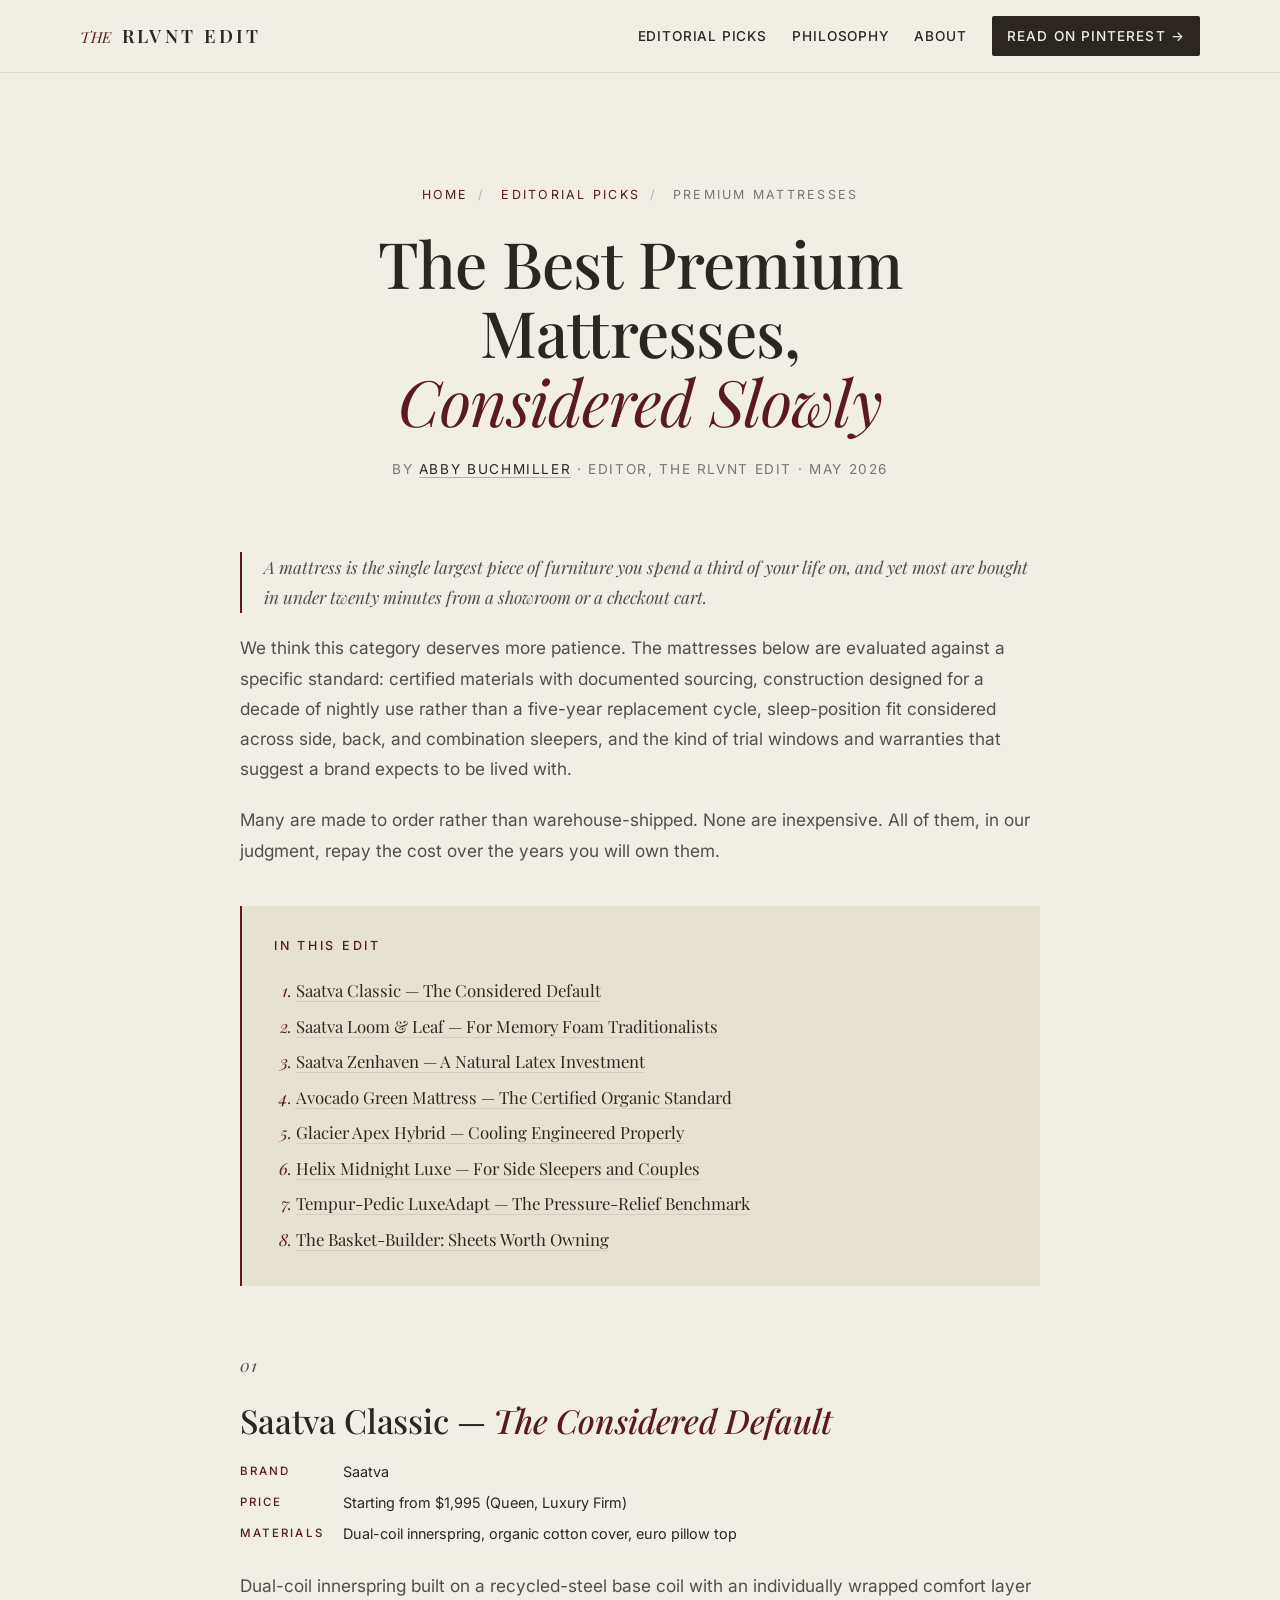
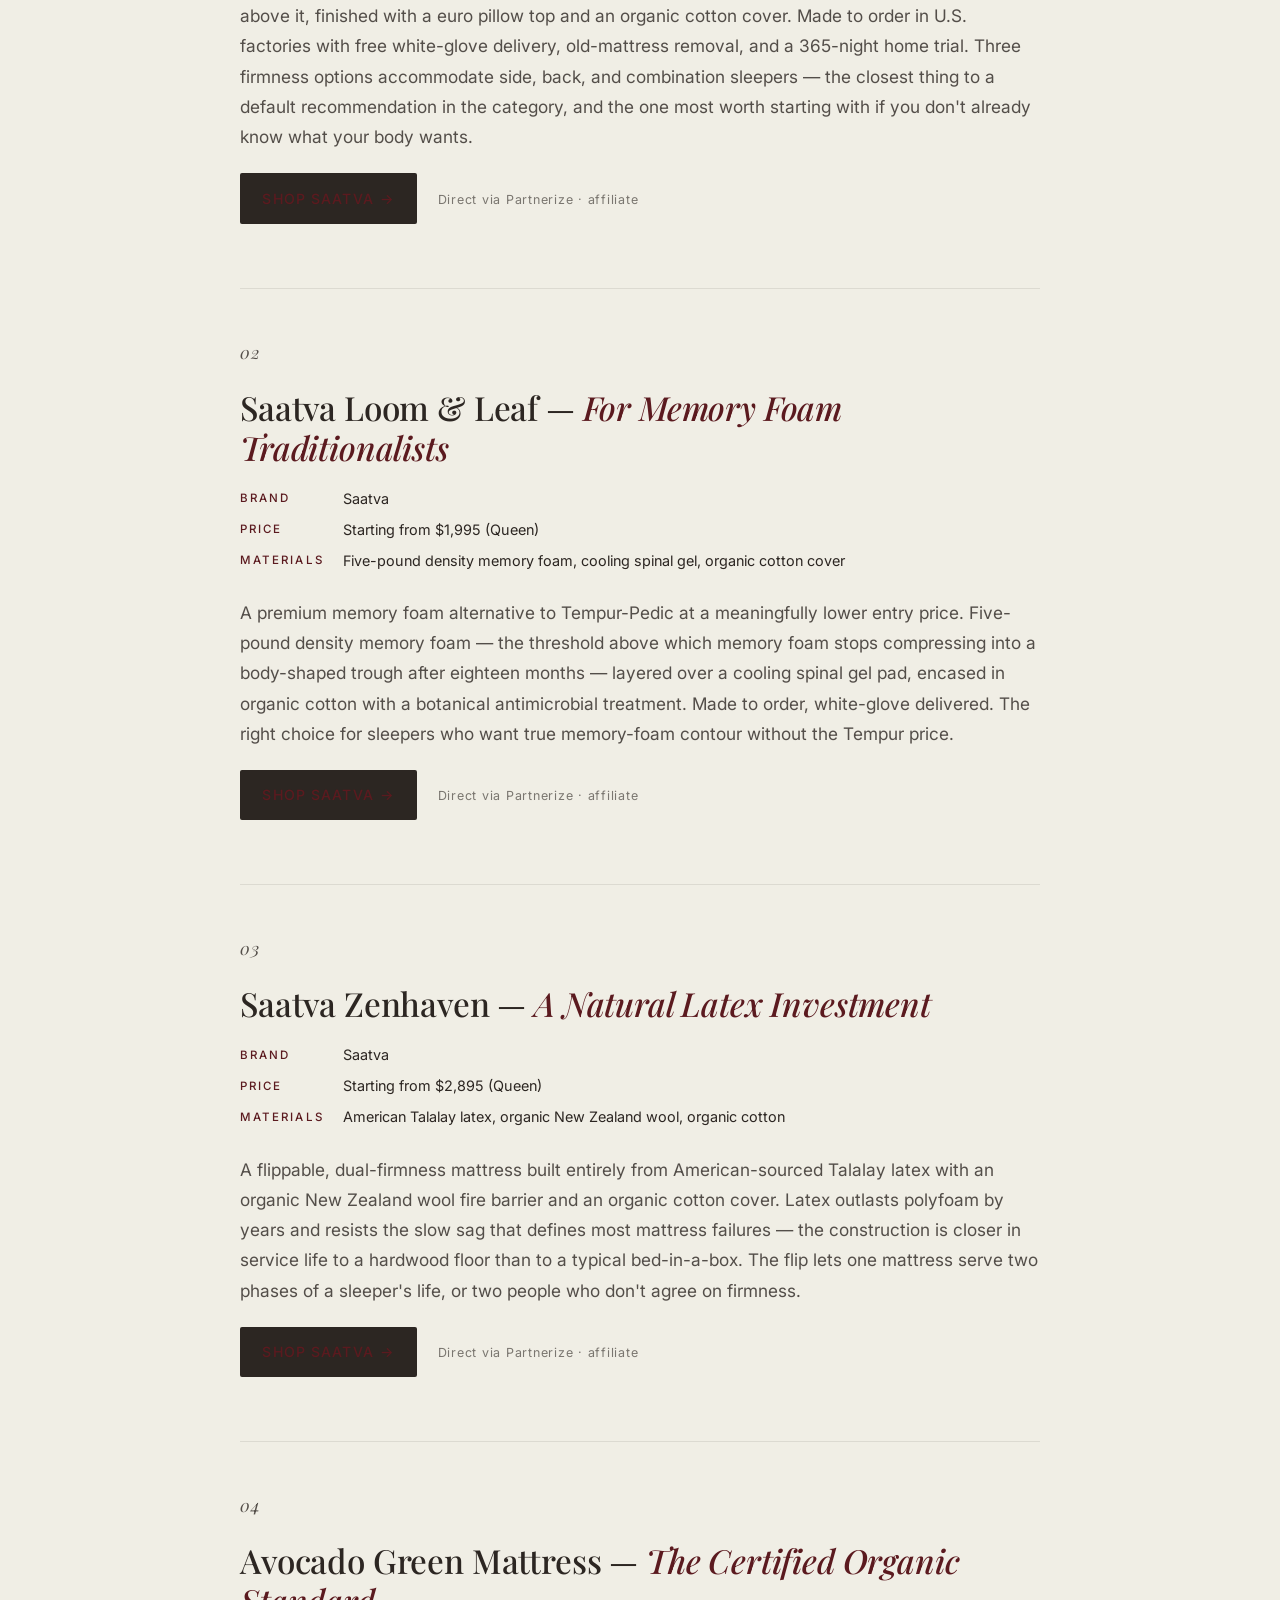
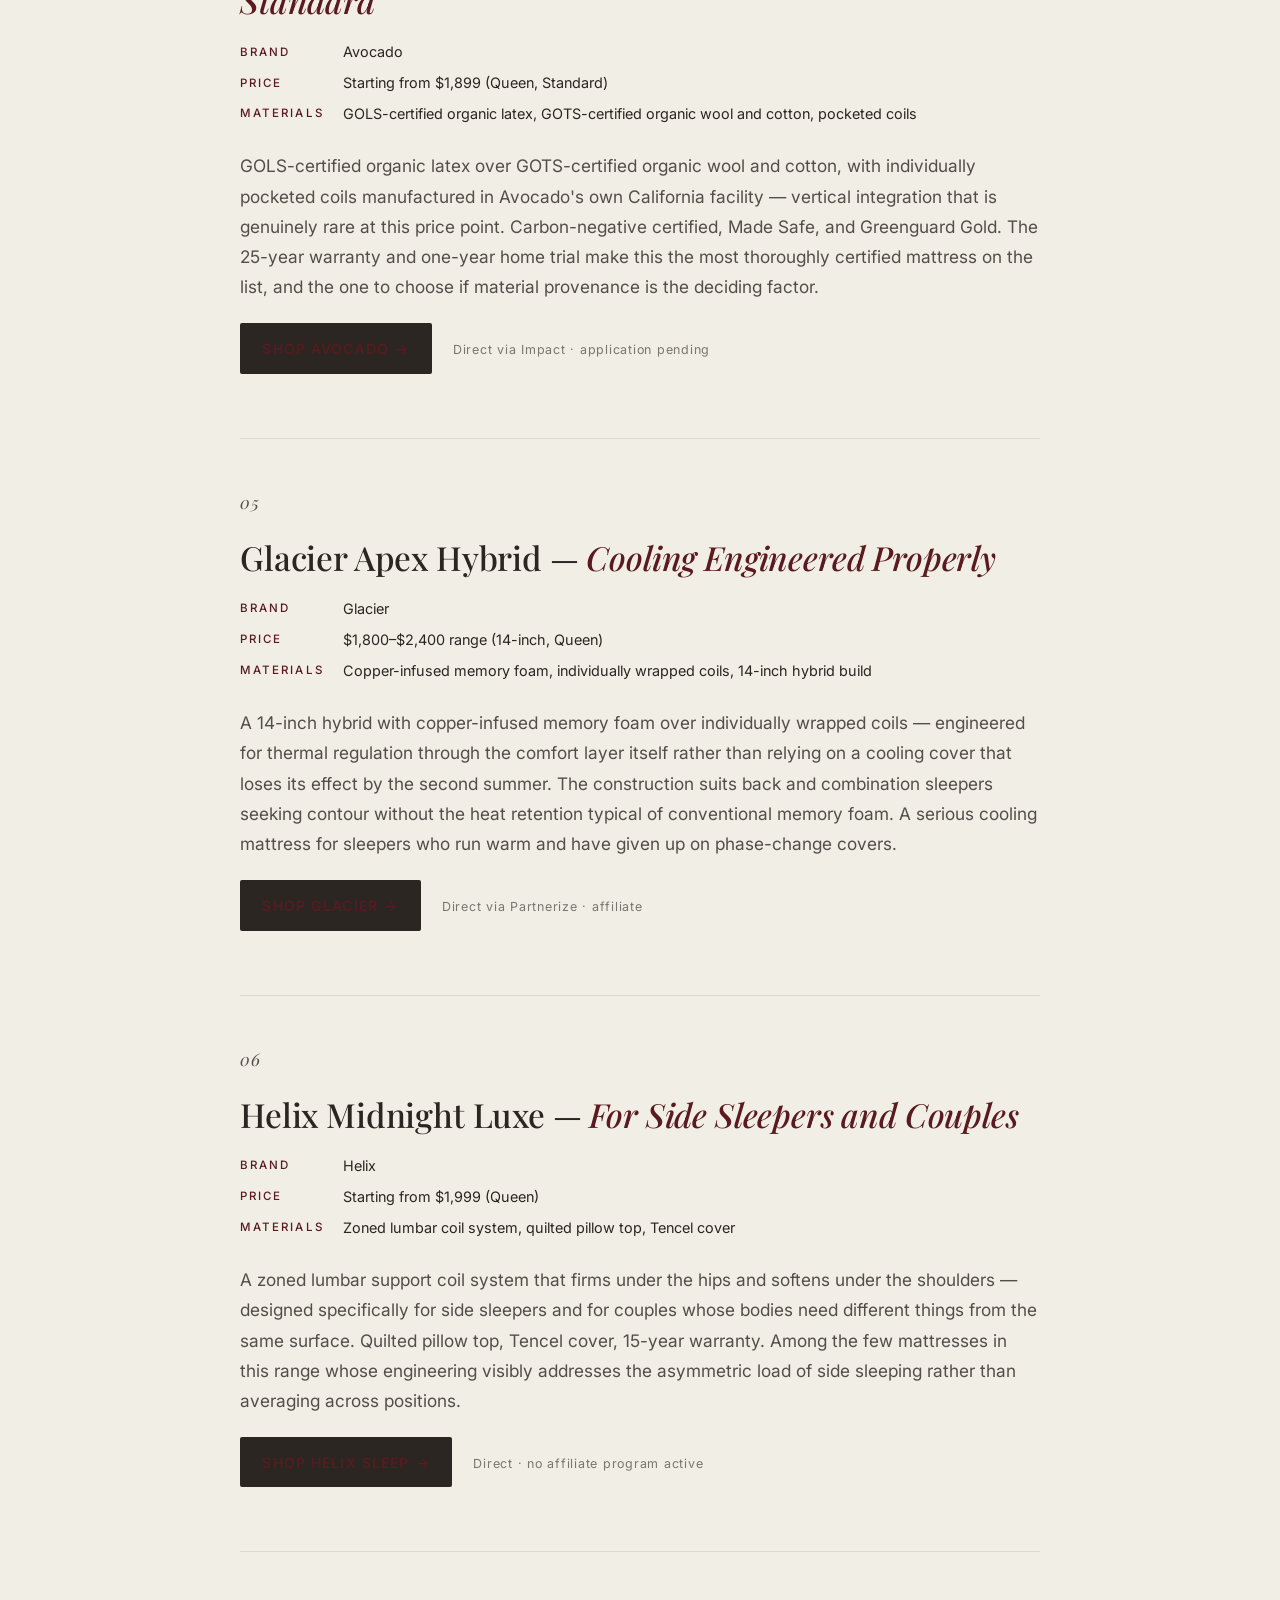
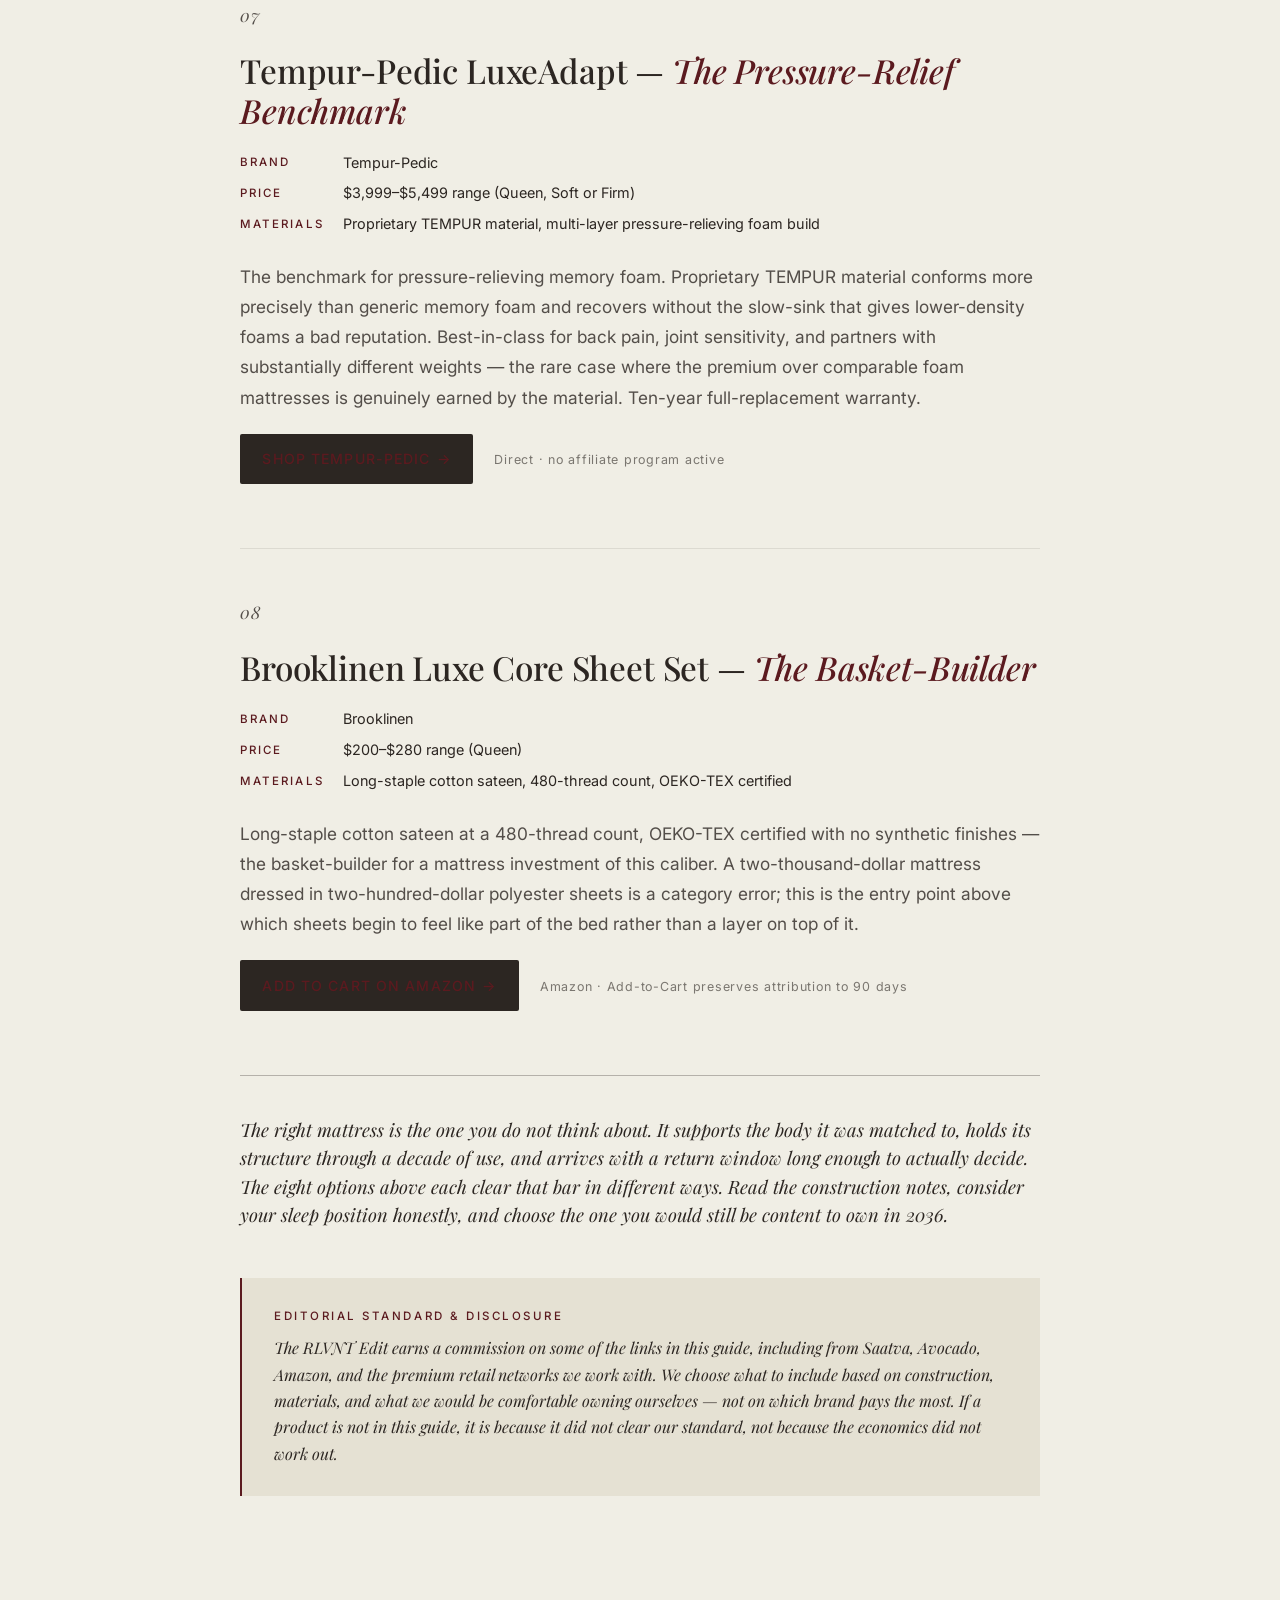
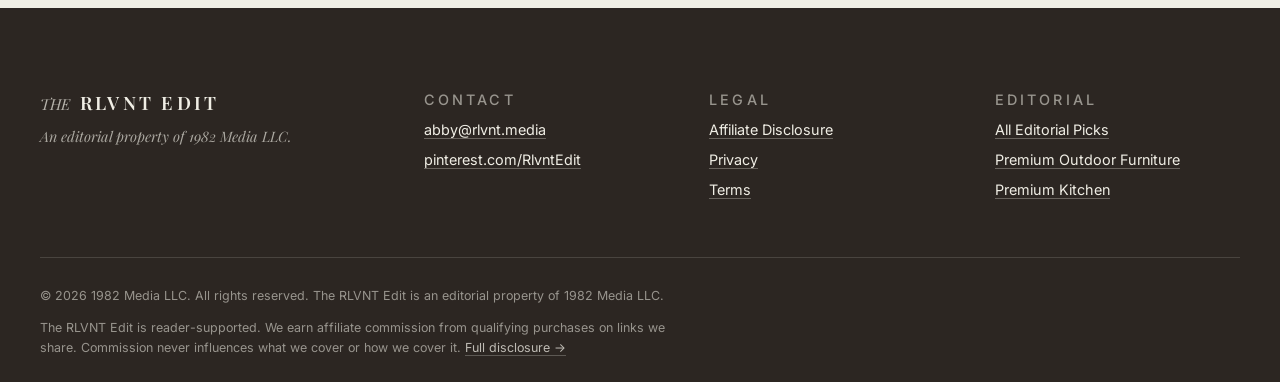
<file: best-premium-mattresses.html>
<!DOCTYPE html>
<html lang="en">
<head>
  <meta charset="UTF-8" />
  <meta name="viewport" content="width=device-width, initial-scale=1.0" />
  <title>Best Premium Mattresses, Considered | The RLVNT Edit</title>
  <meta name="description" content="A slow-considered guide to premium mattresses worth a decade of nightly use — Saatva, Avocado, Tempur-Pedic, and the construction details that justify them." />

  <!-- Open Graph -->
  <meta property="og:title" content="The Best Premium Mattresses, Considered Slowly" />
  <meta property="og:description" content="Eight premium mattresses evaluated against one standard: certified materials, decade-plus construction, and trial windows long enough to actually decide." />
  <meta property="og:image" content="https://rlvntedit.com/images/og-share.png" />
  <meta property="og:url" content="https://rlvntedit.com/best-premium-mattresses" />
  <meta property="og:type" content="article" />
  <meta property="og:site_name" content="The RLVNT Edit" />
  <meta name="twitter:card" content="summary_large_image" />

  <link rel="canonical" href="https://rlvntedit.com/best-premium-mattresses" />

  <!-- Favicons -->
  <link rel="icon" type="image/png" sizes="32x32" href="/images/favicon-32.png" />
  <link rel="icon" type="image/png" sizes="256x256" href="/images/favicon-256.png" />
  <link rel="apple-touch-icon" sizes="800x800" href="/images/favicon-800.png" />

  <!-- Typography -->
  <link rel="preconnect" href="https://fonts.googleapis.com" />
  <link rel="preconnect" href="https://fonts.gstatic.com" crossorigin />
  <link href="https://fonts.googleapis.com/css2?family=Playfair+Display:ital,wght@0,400;0,500;0,600;0,700;1,400;1,600&family=Inter:wght@300;400;500;600&display=swap" rel="stylesheet" />

  <link rel="stylesheet" href="/styles.css" />

  <!-- Schema.org: Article -->
  <script type="application/ld+json">
  {
    "@context": "https://schema.org",
    "@type": "Article",
    "headline": "The Best Premium Mattresses, Considered Slowly",
    "author": { "@type": "Person", "name": "Abby Buchmiller" },
    "publisher": {
      "@type": "Organization",
      "name": "The RLVNT Edit",
      "logo": { "@type": "ImageObject", "url": "https://rlvntedit.com/images/favicon-256.png" }
    },
    "datePublished": "2026-05-25",
    "dateModified": "2026-05-25",
    "image": "https://rlvntedit.com/images/og-share.png",
    "url": "https://rlvntedit.com/best-premium-mattresses",
    "mainEntityOfPage": { "@type": "WebPage", "@id": "https://rlvntedit.com/best-premium-mattresses" }
  }
  </script>

  <!-- Schema.org: ItemList -->
  <script type="application/ld+json">
  {
    "@context": "https://schema.org",
    "@type": "ItemList",
    "itemListElement": [
      { "@type": "ListItem", "position": 1, "name": "Saatva Classic", "url": "https://saatva.prf.hn/click/camref:1110lFnK6/destination:https%3A%2F%2Fwww.saatva.com%2Fmattresses%2Fsaatva-classic" },
      { "@type": "ListItem", "position": 2, "name": "Saatva Loom & Leaf", "url": "https://saatva.prf.hn/click/camref:1110lFnK6/destination:https%3A%2F%2Fwww.saatva.com%2Fmattresses%2Floom-and-leaf" },
      { "@type": "ListItem", "position": 3, "name": "Saatva Zenhaven", "url": "https://saatva.prf.hn/click/camref:1110lFnK6/destination:https%3A%2F%2Fwww.saatva.com%2Fmattresses%2Fzenhaven" },
      { "@type": "ListItem", "position": 4, "name": "Avocado Green Mattress", "url": "https://www.avocadogreenmattress.com/mattresses/avocado-green-mattress/" },
      { "@type": "ListItem", "position": 5, "name": "Glacier Apex Hybrid Cooling Mattress", "url": "https://glacier.prf.hn/click/camref:1110lFnK6" },
      { "@type": "ListItem", "position": 6, "name": "Helix Midnight Luxe", "url": "https://helixsleep.com/products/helix-midnight-luxe" },
      { "@type": "ListItem", "position": 7, "name": "Tempur-Pedic LuxeAdapt", "url": "https://www.tempurpedic.com/shop-mattresses/tempur-luxeadapt/" },
      { "@type": "ListItem", "position": 8, "name": "Brooklinen Luxe Core Sheet Set", "url": "https://www.amazon.com/gp/aws/cart/add.html?ASIN.1=B07D1CQR33&Quantity.1=1&tag=rlvnt.media-20" }
    ]
  }
  </script>

  <!-- Schema.org: BreadcrumbList -->
  <script type="application/ld+json">
  {
    "@context": "https://schema.org",
    "@type": "BreadcrumbList",
    "itemListElement": [
      { "@type": "ListItem", "position": 1, "name": "Home", "item": "https://rlvntedit.com/" },
      { "@type": "ListItem", "position": 2, "name": "Editorial Picks", "item": "https://rlvntedit.com/editorial-picks" },
      { "@type": "ListItem", "position": 3, "name": "Best Premium Mattresses", "item": "https://rlvntedit.com/best-premium-mattresses" }
    ]
  }
  </script>
  <!-- ===== ANALYTICS ===== -->
  <!-- GA4 -->
  <script async src="https://www.googletagmanager.com/gtag/js?id=G-YK7747LG5L"></script>
  <script>
    window.dataLayer = window.dataLayer || [];
    function gtag(){dataLayer.push(arguments);}
    gtag('js', new Date());
    gtag('config', 'G-YK7747LG5L', { anonymize_ip: true });
  </script>
  <!-- Pinterest Tag -->
  <script>
    !function(e){if(!window.pintrk){window.pintrk=function(){window.pintrk.queue.push(Array.prototype.slice.call(arguments))};var n=window.pintrk;n.queue=[],n.version="3.0";var t=document.createElement("script");t.async=!0,t.src=e;var r=document.getElementsByTagName("script")[0];r.parentNode.insertBefore(t,r)}}("https://s.pinimg.com/ct/core.js");
    pintrk('load', '2612734409186');
    pintrk('page');
  </script>
  <noscript><img height="1" width="1" style="display:none;" alt="" src="https://ct.pinterest.com/v3/?tid=2612734409186&noscript=1" /></noscript>
  <!-- ===== END ANALYTICS ===== -->

</head>
<body>

  <!-- ===== TOP BAR ===== -->
  <header class="topbar">
    <div class="topbar-inner">
      <a class="mark" href="/" aria-label="The RLVNT Edit — home">
        <span class="mark-the">THE</span>
        <span class="mark-word">RLVNT EDIT</span>
      </a>
      <nav class="nav">
        <a href="/editorial-picks">Editorial Picks</a>
        <a href="/#philosophy">Philosophy</a>
        <a href="/#about">About</a>
        <a href="https://pinterest.com/RlvntEdit" target="_blank" rel="noopener" class="nav-cta">Read on Pinterest →</a>
      </nav>
    </div>
  </header>

  <article class="article">

    <!-- ===== ARTICLE HEADER ===== -->
    <header class="article-header">
      <p class="article-breadcrumb">
        <a href="/">Home</a><span class="sep">/</span>
        <a href="/editorial-picks">Editorial Picks</a><span class="sep">/</span>
        Premium Mattresses
      </p>
      <h1 class="article-h1">
        The Best Premium Mattresses,<br />
        <em>Considered Slowly</em>
      </h1>
      <p class="article-byline">
        By <a href="https://abbybuchmiller.com" target="_blank" rel="noopener">Abby Buchmiller</a> · Editor, The RLVNT Edit · May 2026
      </p>
    </header>

    <!-- ===== ARTICLE BODY ===== -->
    <div class="article-body">

      <p class="article-lede">
        A mattress is the single largest piece of furniture you spend a third of your life on, and yet most are bought in under twenty minutes from a showroom or a checkout cart.
      </p>

      <p>
        We think this category deserves more patience. The mattresses below are evaluated against a specific standard: certified materials with documented sourcing, construction designed for a decade of nightly use rather than a five-year replacement cycle, sleep-position fit considered across side, back, and combination sleepers, and the kind of trial windows and warranties that suggest a brand expects to be lived with.
      </p>

      <p>
        Many are made to order rather than warehouse-shipped. None are inexpensive. All of them, in our judgment, repay the cost over the years you will own them.
      </p>

      <!-- ===== TOC ===== -->
      <nav class="article-toc">
        <p>In This Edit</p>
        <ol>
          <li><a href="#saatva-classic">Saatva Classic — The Considered Default</a></li>
          <li><a href="#loom-and-leaf">Saatva Loom &amp; Leaf — For Memory Foam Traditionalists</a></li>
          <li><a href="#zenhaven">Saatva Zenhaven — A Natural Latex Investment</a></li>
          <li><a href="#avocado-green">Avocado Green Mattress — The Certified Organic Standard</a></li>
          <li><a href="#glacier-apex">Glacier Apex Hybrid — Cooling Engineered Properly</a></li>
          <li><a href="#helix-midnight">Helix Midnight Luxe — For Side Sleepers and Couples</a></li>
          <li><a href="#tempur-luxeadapt">Tempur-Pedic LuxeAdapt — The Pressure-Relief Benchmark</a></li>
          <li><a href="#brooklinen-sheets">The Basket-Builder: Sheets Worth Owning</a></li>
        </ol>
      </nav>

      <!-- ===== PRODUCTS ===== -->

      <section class="product" id="saatva-classic">
        <p class="product-num">01</p>
        <h2 class="product-h2">Saatva Classic — <em>The Considered Default</em></h2>
        <dl class="product-meta">
          <dt>Brand</dt><dd>Saatva</dd>
          <dt>Price</dt><dd>Starting from $1,995 (Queen, Luxury Firm)</dd>
          <dt>Materials</dt><dd>Dual-coil innerspring, organic cotton cover, euro pillow top</dd>
        </dl>
        <p class="product-why">
          Dual-coil innerspring built on a recycled-steel base coil with an individually wrapped comfort layer above it, finished with a euro pillow top and an organic cotton cover. Made to order in U.S. factories with free white-glove delivery, old-mattress removal, and a 365-night home trial. Three firmness options accommodate side, back, and combination sleepers — the closest thing to a default recommendation in the category, and the one most worth starting with if you don't already know what your body wants.
        </p>
        <a class="product-cta" href="https://saatva.prf.hn/click/camref:1110lFnK6/destination:https%3A%2F%2Fwww.saatva.com%2Fmattresses%2Fsaatva-classic" target="_blank" rel="noopener sponsored">Shop Saatva<span class="arrow">→</span></a>
        <span class="product-cta-note">Direct via Partnerize · affiliate</span>
      </section>

      <section class="product" id="loom-and-leaf">
        <p class="product-num">02</p>
        <h2 class="product-h2">Saatva Loom &amp; Leaf — <em>For Memory Foam Traditionalists</em></h2>
        <dl class="product-meta">
          <dt>Brand</dt><dd>Saatva</dd>
          <dt>Price</dt><dd>Starting from $1,995 (Queen)</dd>
          <dt>Materials</dt><dd>Five-pound density memory foam, cooling spinal gel, organic cotton cover</dd>
        </dl>
        <p class="product-why">
          A premium memory foam alternative to Tempur-Pedic at a meaningfully lower entry price. Five-pound density memory foam — the threshold above which memory foam stops compressing into a body-shaped trough after eighteen months — layered over a cooling spinal gel pad, encased in organic cotton with a botanical antimicrobial treatment. Made to order, white-glove delivered. The right choice for sleepers who want true memory-foam contour without the Tempur price.
        </p>
        <a class="product-cta" href="https://saatva.prf.hn/click/camref:1110lFnK6/destination:https%3A%2F%2Fwww.saatva.com%2Fmattresses%2Floom-and-leaf" target="_blank" rel="noopener sponsored">Shop Saatva<span class="arrow">→</span></a>
        <span class="product-cta-note">Direct via Partnerize · affiliate</span>
      </section>

      <section class="product" id="zenhaven">
        <p class="product-num">03</p>
        <h2 class="product-h2">Saatva Zenhaven — <em>A Natural Latex Investment</em></h2>
        <dl class="product-meta">
          <dt>Brand</dt><dd>Saatva</dd>
          <dt>Price</dt><dd>Starting from $2,895 (Queen)</dd>
          <dt>Materials</dt><dd>American Talalay latex, organic New Zealand wool, organic cotton</dd>
        </dl>
        <p class="product-why">
          A flippable, dual-firmness mattress built entirely from American-sourced Talalay latex with an organic New Zealand wool fire barrier and an organic cotton cover. Latex outlasts polyfoam by years and resists the slow sag that defines most mattress failures — the construction is closer in service life to a hardwood floor than to a typical bed-in-a-box. The flip lets one mattress serve two phases of a sleeper's life, or two people who don't agree on firmness.
        </p>
        <a class="product-cta" href="https://saatva.prf.hn/click/camref:1110lFnK6/destination:https%3A%2F%2Fwww.saatva.com%2Fmattresses%2Fzenhaven" target="_blank" rel="noopener sponsored">Shop Saatva<span class="arrow">→</span></a>
        <span class="product-cta-note">Direct via Partnerize · affiliate</span>
      </section>

      <section class="product" id="avocado-green">
        <p class="product-num">04</p>
        <h2 class="product-h2">Avocado Green Mattress — <em>The Certified Organic Standard</em></h2>
        <dl class="product-meta">
          <dt>Brand</dt><dd>Avocado</dd>
          <dt>Price</dt><dd>Starting from $1,899 (Queen, Standard)</dd>
          <dt>Materials</dt><dd>GOLS-certified organic latex, GOTS-certified organic wool and cotton, pocketed coils</dd>
        </dl>
        <p class="product-why">
          GOLS-certified organic latex over GOTS-certified organic wool and cotton, with individually pocketed coils manufactured in Avocado's own California facility — vertical integration that is genuinely rare at this price point. Carbon-negative certified, Made Safe, and Greenguard Gold. The 25-year warranty and one-year home trial make this the most thoroughly certified mattress on the list, and the one to choose if material provenance is the deciding factor.
        </p>
        <a class="product-cta" href="https://www.avocadogreenmattress.com/mattresses/avocado-green-mattress/" target="_blank" rel="noopener sponsored">Shop Avocado<span class="arrow">→</span></a>
        <span class="product-cta-note">Direct via Impact · application pending</span>
      </section>

      <section class="product" id="glacier-apex">
        <p class="product-num">05</p>
        <h2 class="product-h2">Glacier Apex Hybrid — <em>Cooling Engineered Properly</em></h2>
        <dl class="product-meta">
          <dt>Brand</dt><dd>Glacier</dd>
          <dt>Price</dt><dd>$1,800–$2,400 range (14-inch, Queen)</dd>
          <dt>Materials</dt><dd>Copper-infused memory foam, individually wrapped coils, 14-inch hybrid build</dd>
        </dl>
        <p class="product-why">
          A 14-inch hybrid with copper-infused memory foam over individually wrapped coils — engineered for thermal regulation through the comfort layer itself rather than relying on a cooling cover that loses its effect by the second summer. The construction suits back and combination sleepers seeking contour without the heat retention typical of conventional memory foam. A serious cooling mattress for sleepers who run warm and have given up on phase-change covers.
        </p>
        <a class="product-cta" href="https://glacier.prf.hn/click/camref:1110lFnK6" target="_blank" rel="noopener sponsored">Shop Glacier<span class="arrow">→</span></a>
        <span class="product-cta-note">Direct via Partnerize · affiliate</span>
      </section>

      <section class="product" id="helix-midnight">
        <p class="product-num">06</p>
        <h2 class="product-h2">Helix Midnight Luxe — <em>For Side Sleepers and Couples</em></h2>
        <dl class="product-meta">
          <dt>Brand</dt><dd>Helix</dd>
          <dt>Price</dt><dd>Starting from $1,999 (Queen)</dd>
          <dt>Materials</dt><dd>Zoned lumbar coil system, quilted pillow top, Tencel cover</dd>
        </dl>
        <p class="product-why">
          A zoned lumbar support coil system that firms under the hips and softens under the shoulders — designed specifically for side sleepers and for couples whose bodies need different things from the same surface. Quilted pillow top, Tencel cover, 15-year warranty. Among the few mattresses in this range whose engineering visibly addresses the asymmetric load of side sleeping rather than averaging across positions.
        </p>
        <a class="product-cta" href="https://helixsleep.com/products/helix-midnight-luxe" target="_blank" rel="noopener sponsored">Shop Helix Sleep<span class="arrow">→</span></a>
        <span class="product-cta-note">Direct · no affiliate program active</span>
      </section>

      <section class="product" id="tempur-luxeadapt">
        <p class="product-num">07</p>
        <h2 class="product-h2">Tempur-Pedic LuxeAdapt — <em>The Pressure-Relief Benchmark</em></h2>
        <dl class="product-meta">
          <dt>Brand</dt><dd>Tempur-Pedic</dd>
          <dt>Price</dt><dd>$3,999–$5,499 range (Queen, Soft or Firm)</dd>
          <dt>Materials</dt><dd>Proprietary TEMPUR material, multi-layer pressure-relieving foam build</dd>
        </dl>
        <p class="product-why">
          The benchmark for pressure-relieving memory foam. Proprietary TEMPUR material conforms more precisely than generic memory foam and recovers without the slow-sink that gives lower-density foams a bad reputation. Best-in-class for back pain, joint sensitivity, and partners with substantially different weights — the rare case where the premium over comparable foam mattresses is genuinely earned by the material. Ten-year full-replacement warranty.
        </p>
        <a class="product-cta" href="https://www.tempurpedic.com/shop-mattresses/tempur-luxeadapt/" target="_blank" rel="noopener sponsored">Shop Tempur-Pedic<span class="arrow">→</span></a>
        <span class="product-cta-note">Direct · no affiliate program active</span>
      </section>

      <section class="product" id="brooklinen-sheets">
        <p class="product-num">08</p>
        <h2 class="product-h2">Brooklinen Luxe Core Sheet Set — <em>The Basket-Builder</em></h2>
        <dl class="product-meta">
          <dt>Brand</dt><dd>Brooklinen</dd>
          <dt>Price</dt><dd>$200–$280 range (Queen)</dd>
          <dt>Materials</dt><dd>Long-staple cotton sateen, 480-thread count, OEKO-TEX certified</dd>
        </dl>
        <p class="product-why">
          Long-staple cotton sateen at a 480-thread count, OEKO-TEX certified with no synthetic finishes — the basket-builder for a mattress investment of this caliber. A two-thousand-dollar mattress dressed in two-hundred-dollar polyester sheets is a category error; this is the entry point above which sheets begin to feel like part of the bed rather than a layer on top of it.
        </p>
        <a class="product-cta" href="https://www.amazon.com/gp/aws/cart/add.html?ASIN.1=B07D1CQR33&Quantity.1=1&tag=rlvnt.media-20" target="_blank" rel="noopener sponsored nofollow">Add to Cart on Amazon<span class="arrow">→</span></a>
        <span class="product-cta-note">Amazon · Add-to-Cart preserves attribution to 90 days</span>
      </section>

      <!-- ===== CLOSING ===== -->
      <div class="article-closing">
        <p>
          The right mattress is the one you do not think about. It supports the body it was matched to, holds its structure through a decade of use, and arrives with a return window long enough to actually decide. The eight options above each clear that bar in different ways. Read the construction notes, consider your sleep position honestly, and choose the one you would still be content to own in 2036.
        </p>
      </div>

      <!-- ===== DISCLOSURE ===== -->
      <aside class="disclosure-callout">
        <p>
          <span class="label">Editorial Standard &amp; Disclosure</span>
          The RLVNT Edit earns a commission on some of the links in this guide, including from Saatva, Avocado, Amazon, and the premium retail networks we work with. We choose what to include based on construction, materials, and what we would be comfortable owning ourselves — not on which brand pays the most. If a product is not in this guide, it is because it did not clear our standard, not because the economics did not work out.
        </p>
      </aside>

    </div>
  </article>

  <!-- ===== FOOTER ===== -->
  <footer class="footer">
    <div class="footer-inner">
      <div class="footer-col">
        <p class="footer-mark">
          <span class="mark-the">THE</span>
          <span class="mark-word">RLVNT EDIT</span>
        </p>
        <p class="footer-tag">An editorial property of 1982 Media LLC.</p>
      </div>

      <div class="footer-col">
        <p class="footer-eyebrow">Contact</p>
        <p><a href="mailto:abby@rlvnt.media">abby@rlvnt.media</a></p>
        <p><a href="https://pinterest.com/RlvntEdit" target="_blank" rel="noopener">pinterest.com/RlvntEdit</a></p>
      </div>

      <div class="footer-col">
        <p class="footer-eyebrow">Legal</p>
        <p><a href="/disclosure">Affiliate Disclosure</a></p>
        <p><a href="/privacy">Privacy</a></p>
        <p><a href="/terms">Terms</a></p>
      </div>

      <div class="footer-col">
        <p class="footer-eyebrow">Editorial</p>
        <p><a href="/editorial-picks">All Editorial Picks</a></p>
        <p><a href="/best-premium-outdoor-furniture">Premium Outdoor Furniture</a></p>
        <p><a href="/best-premium-kitchen">Premium Kitchen</a></p>
      </div>
    </div>

    <div class="footer-bar">
      <p>© 2026 1982 Media LLC. All rights reserved. The RLVNT Edit is an editorial property of 1982 Media LLC.</p>
      <p class="footer-disclosure">
        The RLVNT Edit is reader-supported. We earn affiliate commission from
        qualifying purchases on links we share. Commission never influences
        what we cover or how we cover it. <a href="/disclosure">Full disclosure →</a>
      </p>
    </div>
  </footer>

</body>
</html>
</file>
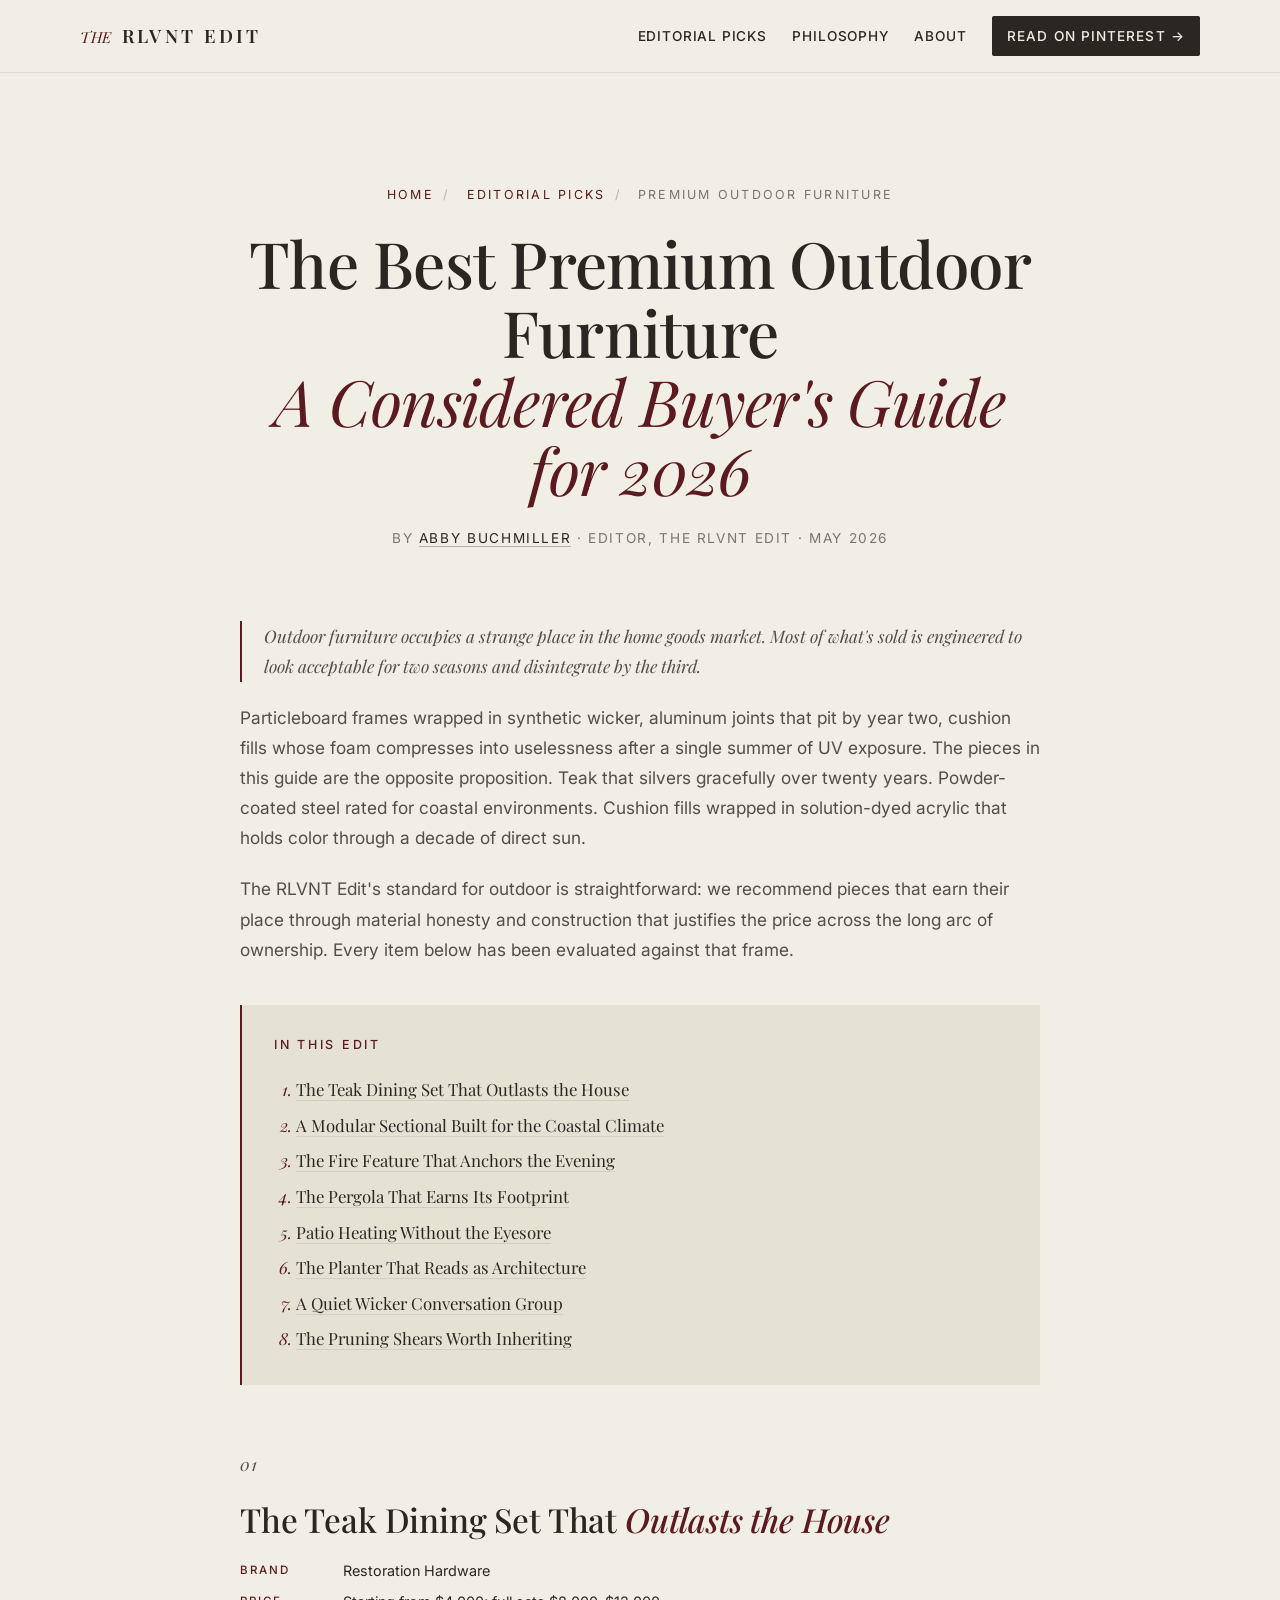
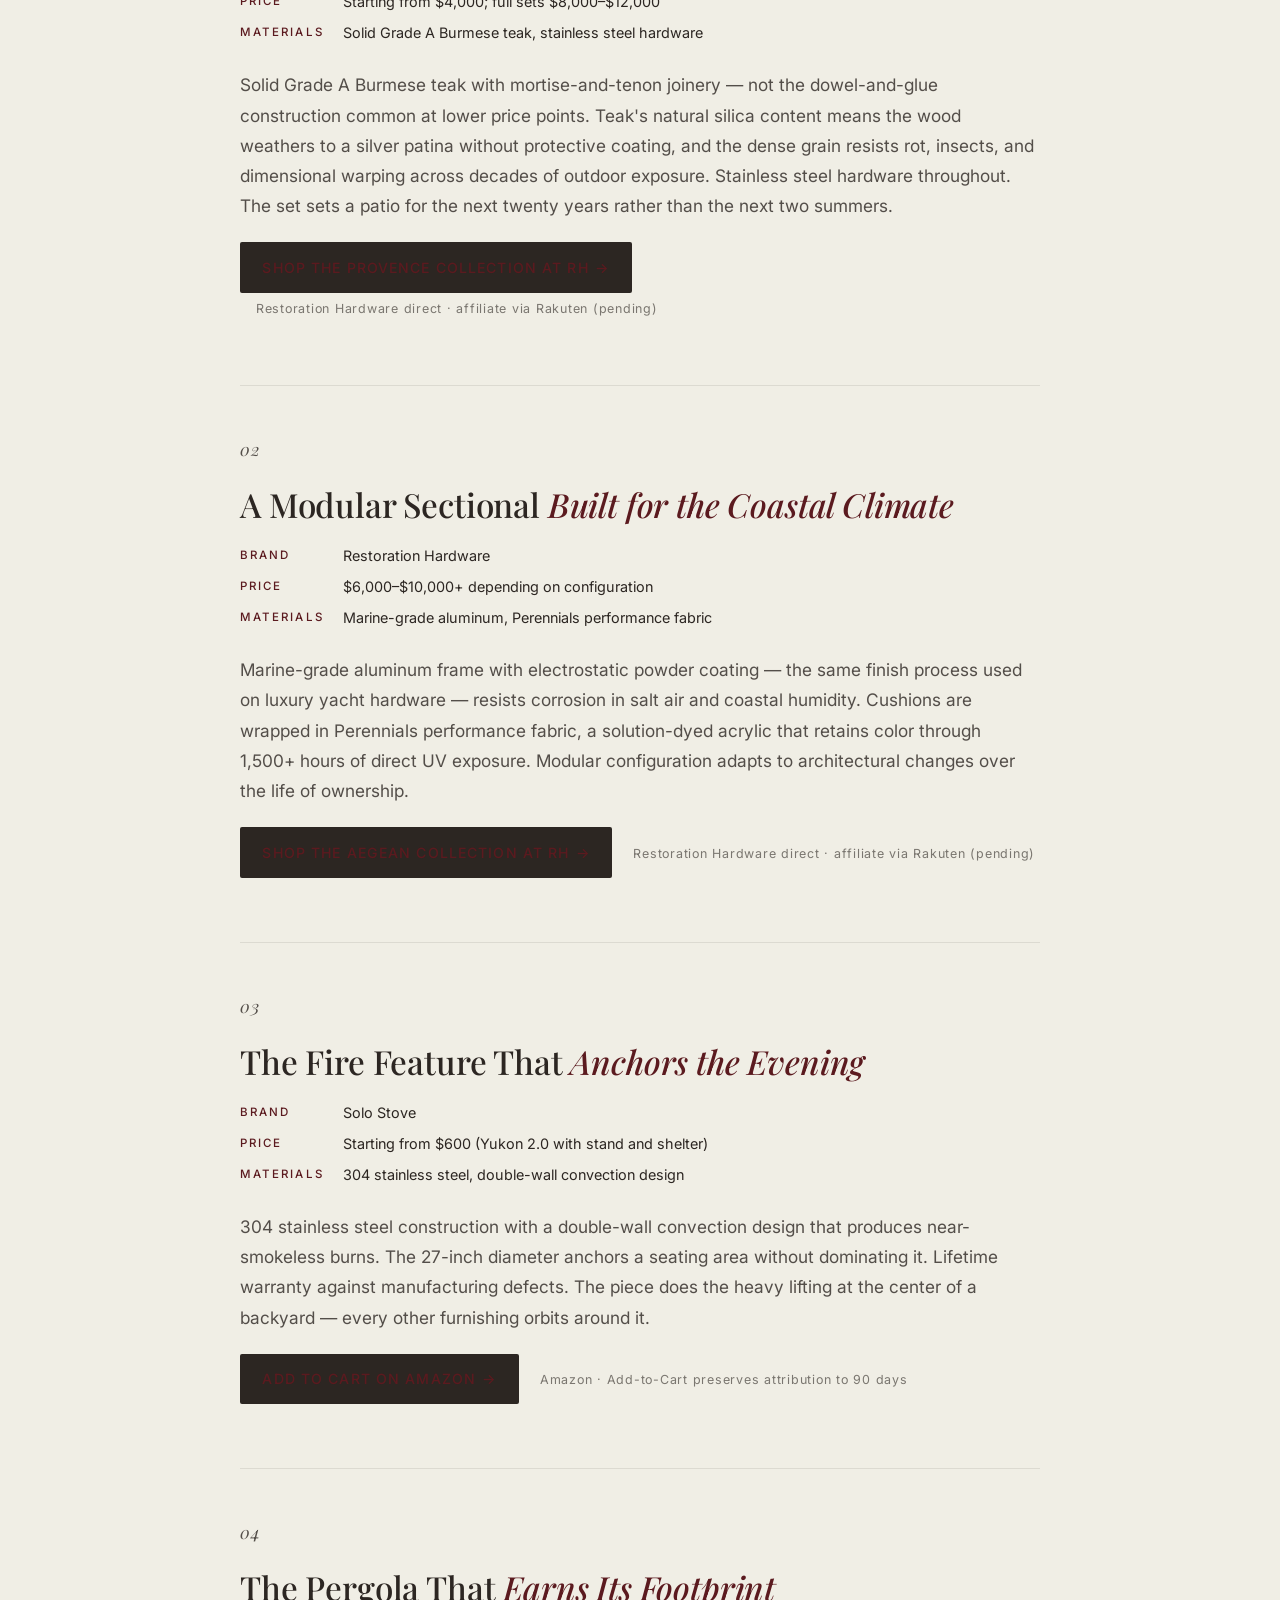
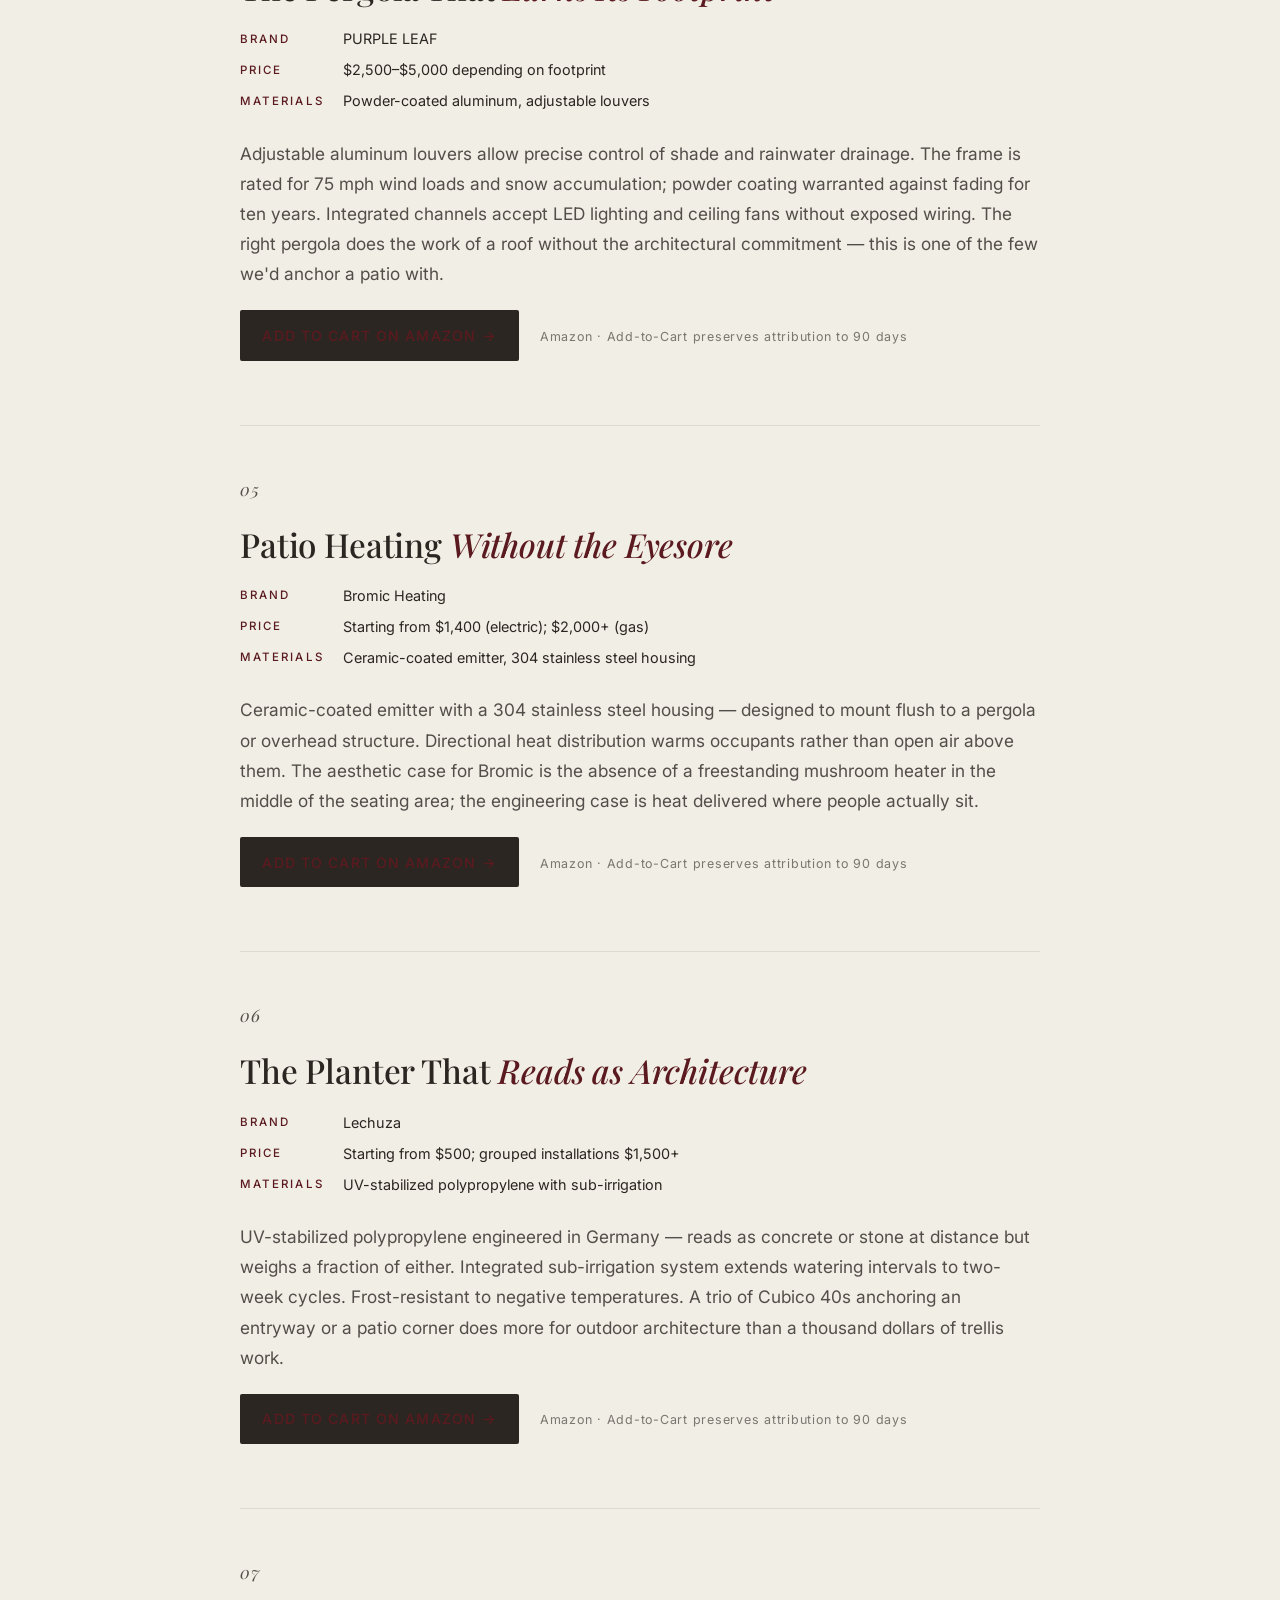
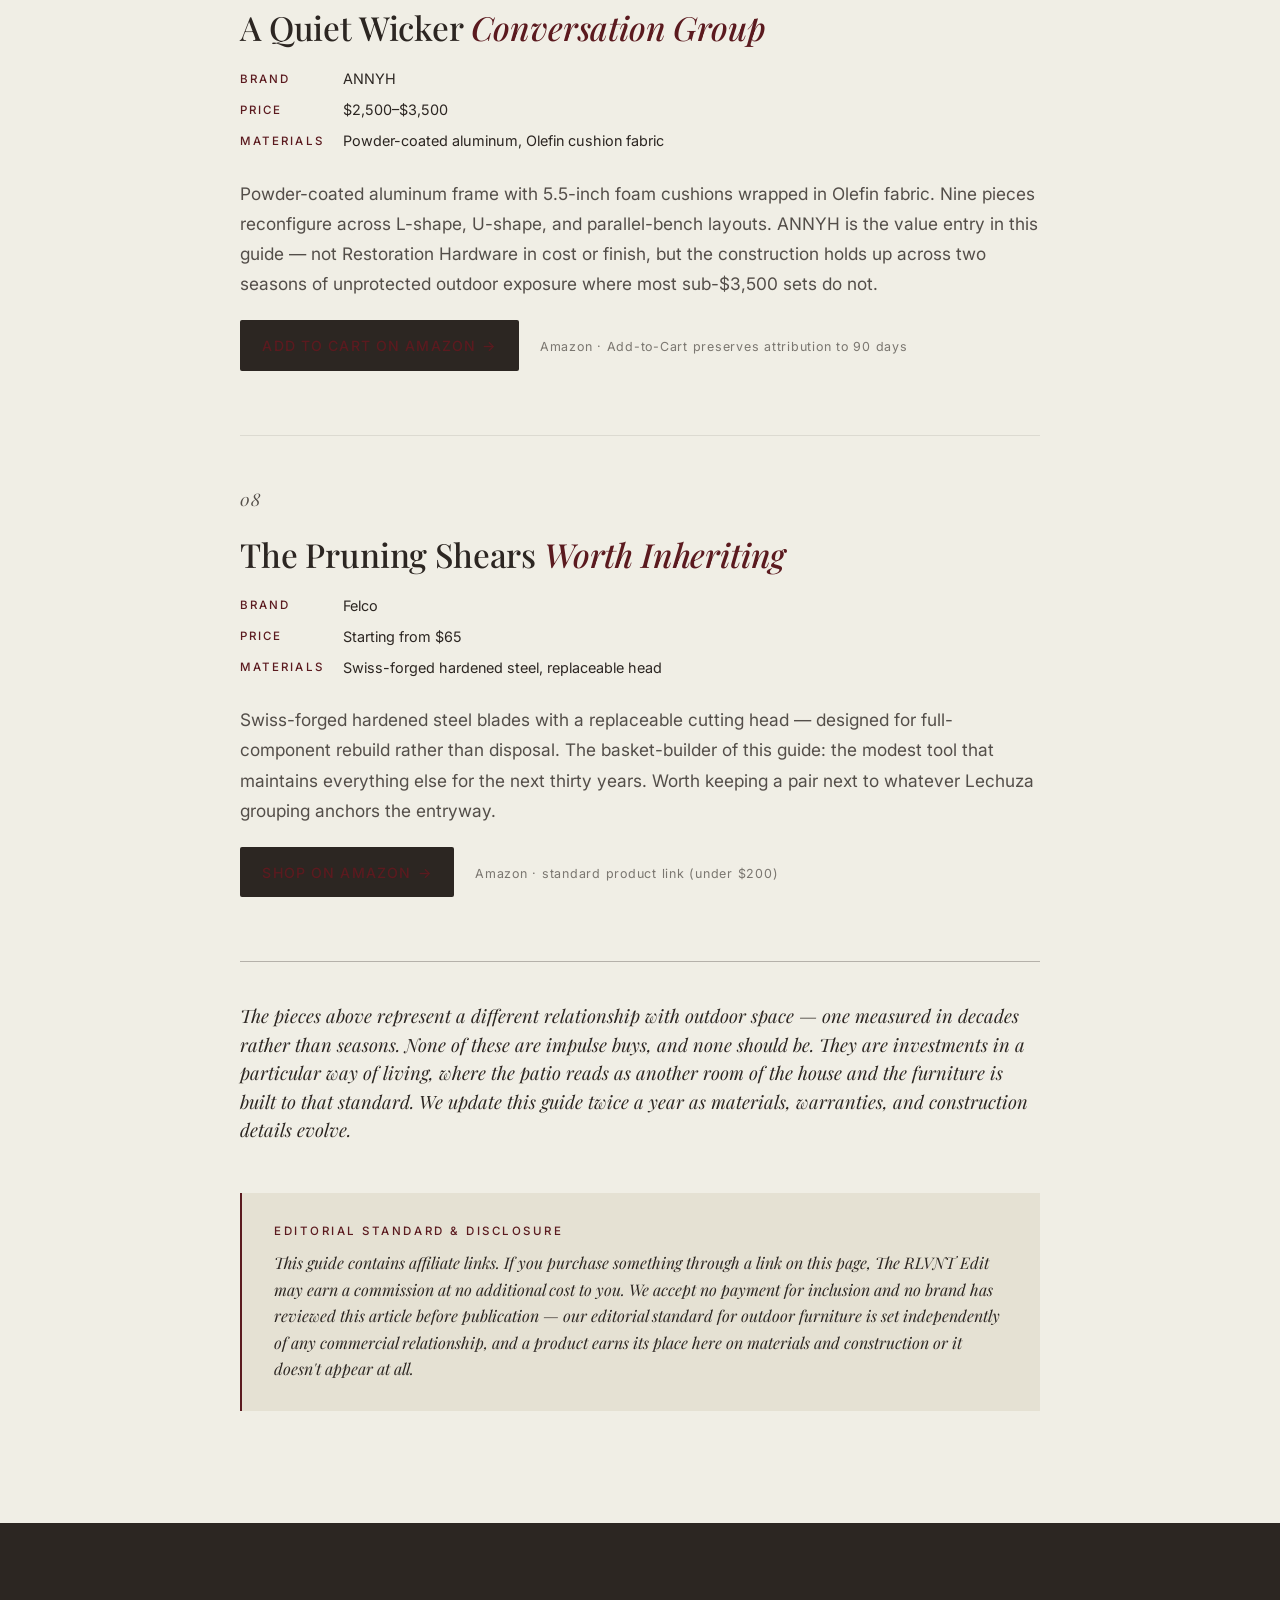
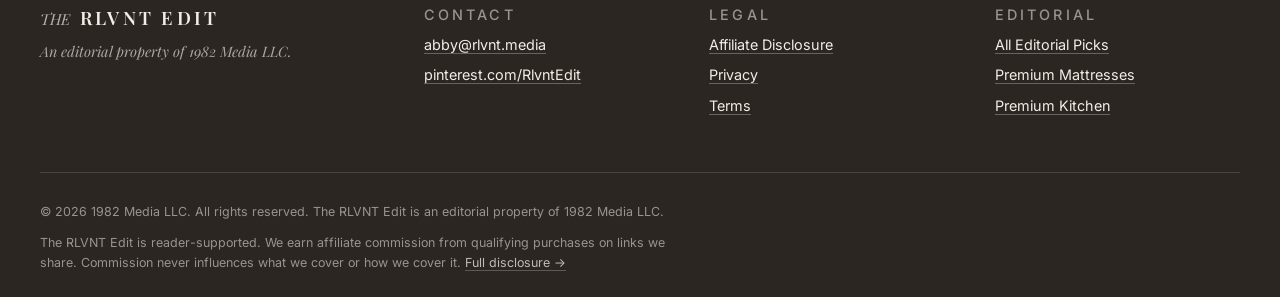
<file: best-premium-outdoor-furniture.html>
<!DOCTYPE html>
<html lang="en">
<head>
  <meta charset="UTF-8" />
  <meta name="viewport" content="width=device-width, initial-scale=1.0" />
  <title>Best Premium Outdoor Furniture 2026 | The RLVNT Edit</title>
  <meta name="description" content="A considered guide to premium outdoor furniture: teak dining sets, modular sectionals, and fire features built to last a decade. Editorial picks from The RLVNT Edit." />

  <!-- Open Graph -->
  <meta property="og:title" content="The Best Premium Outdoor Furniture: A Considered Buyer's Guide for 2026" />
  <meta property="og:description" content="Teak dining, modular sectionals, fire features, and pergolas built for decades — not seasons. The RLVNT Edit's editorial picks for premium outdoor furniture." />
  <meta property="og:image" content="https://rlvntedit.com/images/og-share.png" />
  <meta property="og:url" content="https://rlvntedit.com/best-premium-outdoor-furniture" />
  <meta property="og:type" content="article" />
  <meta property="og:site_name" content="The RLVNT Edit" />
  <meta name="twitter:card" content="summary_large_image" />

  <link rel="canonical" href="https://rlvntedit.com/best-premium-outdoor-furniture" />

  <!-- Favicons -->
  <link rel="icon" type="image/png" sizes="32x32" href="/images/favicon-32.png" />
  <link rel="icon" type="image/png" sizes="256x256" href="/images/favicon-256.png" />
  <link rel="apple-touch-icon" sizes="800x800" href="/images/favicon-800.png" />

  <!-- Typography -->
  <link rel="preconnect" href="https://fonts.googleapis.com" />
  <link rel="preconnect" href="https://fonts.gstatic.com" crossorigin />
  <link href="https://fonts.googleapis.com/css2?family=Playfair+Display:ital,wght@0,400;0,500;0,600;0,700;1,400;1,600&family=Inter:wght@300;400;500;600&display=swap" rel="stylesheet" />

  <link rel="stylesheet" href="/styles.css" />

  <!-- Schema.org: Article -->
  <script type="application/ld+json">
  {
    "@context": "https://schema.org",
    "@type": "Article",
    "headline": "The Best Premium Outdoor Furniture: A Considered Buyer's Guide for 2026",
    "author": { "@type": "Person", "name": "Abby Buchmiller" },
    "publisher": {
      "@type": "Organization",
      "name": "The RLVNT Edit",
      "logo": { "@type": "ImageObject", "url": "https://rlvntedit.com/images/favicon-256.png" }
    },
    "datePublished": "2026-05-25",
    "dateModified": "2026-05-25",
    "image": "https://rlvntedit.com/images/og-share.png",
    "url": "https://rlvntedit.com/best-premium-outdoor-furniture",
    "mainEntityOfPage": { "@type": "WebPage", "@id": "https://rlvntedit.com/best-premium-outdoor-furniture" }
  }
  </script>

  <!-- Schema.org: ItemList -->
  <script type="application/ld+json">
  {
    "@context": "https://schema.org",
    "@type": "ItemList",
    "itemListElement": [
      { "@type": "ListItem", "position": 1, "name": "RH Provence Teak Dining Collection", "url": "https://rlvntedit.com/best-premium-outdoor-furniture#provence-teak" },
      { "@type": "ListItem", "position": 2, "name": "RH Aegean Aluminum Sectional", "url": "https://rlvntedit.com/best-premium-outdoor-furniture#aegean-sectional" },
      { "@type": "ListItem", "position": 3, "name": "Solo Stove Yukon 2.0 Fire Pit", "url": "https://www.amazon.com/gp/aws/cart/add.html?ASIN.1=B0B7B7NSV5&Quantity.1=1&tag=rlvnt.media-20" },
      { "@type": "ListItem", "position": 4, "name": "PURPLE LEAF Louvered Aluminum Pergola", "url": "https://www.amazon.com/gp/aws/cart/add.html?ASIN.1=B0GF8HPDZL&Quantity.1=1&tag=rlvnt.media-20" },
      { "@type": "ListItem", "position": 5, "name": "Bromic Tungsten Smart-Heat Patio Heater", "url": "https://www.amazon.com/gp/aws/cart/add.html?ASIN.1=B00NW4MK7M&Quantity.1=1&tag=rlvnt.media-20" },
      { "@type": "ListItem", "position": 6, "name": "Lechuza Cubico Color 40 Self-Watering Planter", "url": "https://www.amazon.com/gp/aws/cart/add.html?ASIN.1=B004OX8GAU&Quantity.1=1&tag=rlvnt.media-20" },
      { "@type": "ListItem", "position": 7, "name": "ANNYH 9-Piece Modular Outdoor Sectional", "url": "https://www.amazon.com/gp/aws/cart/add.html?ASIN.1=B0CXX9PTJ1&Quantity.1=1&tag=rlvnt.media-20" },
      { "@type": "ListItem", "position": 8, "name": "Felco F-8 Classic Pruning Shears", "url": "https://www.amazon.com/dp/B00023RYT0?tag=rlvnt.media-20" }
    ]
  }
  </script>

  <!-- Schema.org: BreadcrumbList -->
  <script type="application/ld+json">
  {
    "@context": "https://schema.org",
    "@type": "BreadcrumbList",
    "itemListElement": [
      { "@type": "ListItem", "position": 1, "name": "Home", "item": "https://rlvntedit.com/" },
      { "@type": "ListItem", "position": 2, "name": "Editorial Picks", "item": "https://rlvntedit.com/editorial-picks" },
      { "@type": "ListItem", "position": 3, "name": "Best Premium Outdoor Furniture", "item": "https://rlvntedit.com/best-premium-outdoor-furniture" }
    ]
  }
  </script>
  <!-- ===== ANALYTICS ===== -->
  <!-- GA4 -->
  <script async src="https://www.googletagmanager.com/gtag/js?id=G-YK7747LG5L"></script>
  <script>
    window.dataLayer = window.dataLayer || [];
    function gtag(){dataLayer.push(arguments);}
    gtag('js', new Date());
    gtag('config', 'G-YK7747LG5L', { anonymize_ip: true });
  </script>
  <!-- Pinterest Tag -->
  <script>
    !function(e){if(!window.pintrk){window.pintrk=function(){window.pintrk.queue.push(Array.prototype.slice.call(arguments))};var n=window.pintrk;n.queue=[],n.version="3.0";var t=document.createElement("script");t.async=!0,t.src=e;var r=document.getElementsByTagName("script")[0];r.parentNode.insertBefore(t,r)}}("https://s.pinimg.com/ct/core.js");
    pintrk('load', '2612734409186');
    pintrk('page');
  </script>
  <noscript><img height="1" width="1" style="display:none;" alt="" src="https://ct.pinterest.com/v3/?tid=2612734409186&noscript=1" /></noscript>
  <!-- ===== END ANALYTICS ===== -->

</head>
<body>

  <!-- ===== TOP BAR ===== -->
  <header class="topbar">
    <div class="topbar-inner">
      <a class="mark" href="/" aria-label="The RLVNT Edit — home">
        <span class="mark-the">THE</span>
        <span class="mark-word">RLVNT EDIT</span>
      </a>
      <nav class="nav">
        <a href="/editorial-picks">Editorial Picks</a>
        <a href="/#philosophy">Philosophy</a>
        <a href="/#about">About</a>
        <a href="https://pinterest.com/RlvntEdit" target="_blank" rel="noopener" class="nav-cta">Read on Pinterest →</a>
      </nav>
    </div>
  </header>

  <article class="article">

    <!-- ===== ARTICLE HEADER ===== -->
    <header class="article-header">
      <p class="article-breadcrumb">
        <a href="/">Home</a><span class="sep">/</span>
        <a href="/editorial-picks">Editorial Picks</a><span class="sep">/</span>
        Premium Outdoor Furniture
      </p>
      <h1 class="article-h1">
        The Best Premium Outdoor Furniture<br />
        <em>A Considered Buyer's Guide for 2026</em>
      </h1>
      <p class="article-byline">
        By <a href="https://abbybuchmiller.com" target="_blank" rel="noopener">Abby Buchmiller</a> · Editor, The RLVNT Edit · May 2026
      </p>
    </header>

    <!-- ===== ARTICLE BODY ===== -->
    <div class="article-body">

      <p class="article-lede">
        Outdoor furniture occupies a strange place in the home goods market. Most of what's sold is engineered to look acceptable for two seasons and disintegrate by the third.
      </p>

      <p>
        Particleboard frames wrapped in synthetic wicker, aluminum joints that pit by year two, cushion fills whose foam compresses into uselessness after a single summer of UV exposure. The pieces in this guide are the opposite proposition. Teak that silvers gracefully over twenty years. Powder-coated steel rated for coastal environments. Cushion fills wrapped in solution-dyed acrylic that holds color through a decade of direct sun.
      </p>

      <p>
        The RLVNT Edit's standard for outdoor is straightforward: we recommend pieces that earn their place through material honesty and construction that justifies the price across the long arc of ownership. Every item below has been evaluated against that frame.
      </p>

      <!-- ===== TOC ===== -->
      <nav class="article-toc">
        <p>In This Edit</p>
        <ol>
          <li><a href="#provence-teak">The Teak Dining Set That Outlasts the House</a></li>
          <li><a href="#aegean-sectional">A Modular Sectional Built for the Coastal Climate</a></li>
          <li><a href="#solo-stove">The Fire Feature That Anchors the Evening</a></li>
          <li><a href="#purple-leaf">The Pergola That Earns Its Footprint</a></li>
          <li><a href="#bromic">Patio Heating Without the Eyesore</a></li>
          <li><a href="#lechuza">The Planter That Reads as Architecture</a></li>
          <li><a href="#annyh">A Quiet Wicker Conversation Group</a></li>
          <li><a href="#felco">The Pruning Shears Worth Inheriting</a></li>
        </ol>
      </nav>

      <!-- ===== PRODUCTS ===== -->

      <section class="product" id="provence-teak">
        <p class="product-num">01</p>
        <h2 class="product-h2">The Teak Dining Set That <em>Outlasts the House</em></h2>
        <dl class="product-meta">
          <dt>Brand</dt><dd>Restoration Hardware</dd>
          <dt>Price</dt><dd>Starting from $4,000; full sets $8,000–$12,000</dd>
          <dt>Materials</dt><dd>Solid Grade A Burmese teak, stainless steel hardware</dd>
        </dl>
        <p class="product-why">
          Solid Grade A Burmese teak with mortise-and-tenon joinery — not the dowel-and-glue construction common at lower price points. Teak's natural silica content means the wood weathers to a silver patina without protective coating, and the dense grain resists rot, insects, and dimensional warping across decades of outdoor exposure. Stainless steel hardware throughout. The set sets a patio for the next twenty years rather than the next two summers.
        </p>
        <a class="product-cta" href="https://rh.com/catalog/category/products.jsp?categoryId=cat10770013" target="_blank" rel="noopener sponsored">Shop the Provence Collection at RH<span class="arrow">→</span></a>
        <span class="product-cta-note">Restoration Hardware direct · affiliate via Rakuten (pending)</span>
      </section>

      <section class="product" id="aegean-sectional">
        <p class="product-num">02</p>
        <h2 class="product-h2">A Modular Sectional <em>Built for the Coastal Climate</em></h2>
        <dl class="product-meta">
          <dt>Brand</dt><dd>Restoration Hardware</dd>
          <dt>Price</dt><dd>$6,000–$10,000+ depending on configuration</dd>
          <dt>Materials</dt><dd>Marine-grade aluminum, Perennials performance fabric</dd>
        </dl>
        <p class="product-why">
          Marine-grade aluminum frame with electrostatic powder coating — the same finish process used on luxury yacht hardware — resists corrosion in salt air and coastal humidity. Cushions are wrapped in Perennials performance fabric, a solution-dyed acrylic that retains color through 1,500+ hours of direct UV exposure. Modular configuration adapts to architectural changes over the life of ownership.
        </p>
        <a class="product-cta" href="https://rh.com/catalog/category/products.jsp?categoryId=cat10840125" target="_blank" rel="noopener sponsored">Shop the Aegean Collection at RH<span class="arrow">→</span></a>
        <span class="product-cta-note">Restoration Hardware direct · affiliate via Rakuten (pending)</span>
      </section>

      <section class="product" id="solo-stove">
        <p class="product-num">03</p>
        <h2 class="product-h2">The Fire Feature That <em>Anchors the Evening</em></h2>
        <dl class="product-meta">
          <dt>Brand</dt><dd>Solo Stove</dd>
          <dt>Price</dt><dd>Starting from $600 (Yukon 2.0 with stand and shelter)</dd>
          <dt>Materials</dt><dd>304 stainless steel, double-wall convection design</dd>
        </dl>
        <p class="product-why">
          304 stainless steel construction with a double-wall convection design that produces near-smokeless burns. The 27-inch diameter anchors a seating area without dominating it. Lifetime warranty against manufacturing defects. The piece does the heavy lifting at the center of a backyard — every other furnishing orbits around it.
        </p>
        <a class="product-cta" href="https://www.amazon.com/gp/aws/cart/add.html?ASIN.1=B0B7B7NSV5&Quantity.1=1&tag=rlvnt.media-20" target="_blank" rel="noopener sponsored nofollow">Add to Cart on Amazon<span class="arrow">→</span></a>
        <span class="product-cta-note">Amazon · Add-to-Cart preserves attribution to 90 days</span>
      </section>

      <section class="product" id="purple-leaf">
        <p class="product-num">04</p>
        <h2 class="product-h2">The Pergola That <em>Earns Its Footprint</em></h2>
        <dl class="product-meta">
          <dt>Brand</dt><dd>PURPLE LEAF</dd>
          <dt>Price</dt><dd>$2,500–$5,000 depending on footprint</dd>
          <dt>Materials</dt><dd>Powder-coated aluminum, adjustable louvers</dd>
        </dl>
        <p class="product-why">
          Adjustable aluminum louvers allow precise control of shade and rainwater drainage. The frame is rated for 75 mph wind loads and snow accumulation; powder coating warranted against fading for ten years. Integrated channels accept LED lighting and ceiling fans without exposed wiring. The right pergola does the work of a roof without the architectural commitment — this is one of the few we'd anchor a patio with.
        </p>
        <a class="product-cta" href="https://www.amazon.com/gp/aws/cart/add.html?ASIN.1=B0GF8HPDZL&Quantity.1=1&tag=rlvnt.media-20" target="_blank" rel="noopener sponsored nofollow">Add to Cart on Amazon<span class="arrow">→</span></a>
        <span class="product-cta-note">Amazon · Add-to-Cart preserves attribution to 90 days</span>
      </section>

      <section class="product" id="bromic">
        <p class="product-num">05</p>
        <h2 class="product-h2">Patio Heating <em>Without the Eyesore</em></h2>
        <dl class="product-meta">
          <dt>Brand</dt><dd>Bromic Heating</dd>
          <dt>Price</dt><dd>Starting from $1,400 (electric); $2,000+ (gas)</dd>
          <dt>Materials</dt><dd>Ceramic-coated emitter, 304 stainless steel housing</dd>
        </dl>
        <p class="product-why">
          Ceramic-coated emitter with a 304 stainless steel housing — designed to mount flush to a pergola or overhead structure. Directional heat distribution warms occupants rather than open air above them. The aesthetic case for Bromic is the absence of a freestanding mushroom heater in the middle of the seating area; the engineering case is heat delivered where people actually sit.
        </p>
        <a class="product-cta" href="https://www.amazon.com/gp/aws/cart/add.html?ASIN.1=B00NW4MK7M&Quantity.1=1&tag=rlvnt.media-20" target="_blank" rel="noopener sponsored nofollow">Add to Cart on Amazon<span class="arrow">→</span></a>
        <span class="product-cta-note">Amazon · Add-to-Cart preserves attribution to 90 days</span>
      </section>

      <section class="product" id="lechuza">
        <p class="product-num">06</p>
        <h2 class="product-h2">The Planter That <em>Reads as Architecture</em></h2>
        <dl class="product-meta">
          <dt>Brand</dt><dd>Lechuza</dd>
          <dt>Price</dt><dd>Starting from $500; grouped installations $1,500+</dd>
          <dt>Materials</dt><dd>UV-stabilized polypropylene with sub-irrigation</dd>
        </dl>
        <p class="product-why">
          UV-stabilized polypropylene engineered in Germany — reads as concrete or stone at distance but weighs a fraction of either. Integrated sub-irrigation system extends watering intervals to two-week cycles. Frost-resistant to negative temperatures. A trio of Cubico 40s anchoring an entryway or a patio corner does more for outdoor architecture than a thousand dollars of trellis work.
        </p>
        <a class="product-cta" href="https://www.amazon.com/gp/aws/cart/add.html?ASIN.1=B004OX8GAU&Quantity.1=1&tag=rlvnt.media-20" target="_blank" rel="noopener sponsored nofollow">Add to Cart on Amazon<span class="arrow">→</span></a>
        <span class="product-cta-note">Amazon · Add-to-Cart preserves attribution to 90 days</span>
      </section>

      <section class="product" id="annyh">
        <p class="product-num">07</p>
        <h2 class="product-h2">A Quiet Wicker <em>Conversation Group</em></h2>
        <dl class="product-meta">
          <dt>Brand</dt><dd>ANNYH</dd>
          <dt>Price</dt><dd>$2,500–$3,500</dd>
          <dt>Materials</dt><dd>Powder-coated aluminum, Olefin cushion fabric</dd>
        </dl>
        <p class="product-why">
          Powder-coated aluminum frame with 5.5-inch foam cushions wrapped in Olefin fabric. Nine pieces reconfigure across L-shape, U-shape, and parallel-bench layouts. ANNYH is the value entry in this guide — not Restoration Hardware in cost or finish, but the construction holds up across two seasons of unprotected outdoor exposure where most sub-$3,500 sets do not.
        </p>
        <a class="product-cta" href="https://www.amazon.com/gp/aws/cart/add.html?ASIN.1=B0CXX9PTJ1&Quantity.1=1&tag=rlvnt.media-20" target="_blank" rel="noopener sponsored nofollow">Add to Cart on Amazon<span class="arrow">→</span></a>
        <span class="product-cta-note">Amazon · Add-to-Cart preserves attribution to 90 days</span>
      </section>

      <section class="product" id="felco">
        <p class="product-num">08</p>
        <h2 class="product-h2">The Pruning Shears <em>Worth Inheriting</em></h2>
        <dl class="product-meta">
          <dt>Brand</dt><dd>Felco</dd>
          <dt>Price</dt><dd>Starting from $65</dd>
          <dt>Materials</dt><dd>Swiss-forged hardened steel, replaceable head</dd>
        </dl>
        <p class="product-why">
          Swiss-forged hardened steel blades with a replaceable cutting head — designed for full-component rebuild rather than disposal. The basket-builder of this guide: the modest tool that maintains everything else for the next thirty years. Worth keeping a pair next to whatever Lechuza grouping anchors the entryway.
        </p>
        <a class="product-cta" href="https://www.amazon.com/dp/B00023RYT0?tag=rlvnt.media-20" target="_blank" rel="noopener sponsored nofollow">Shop on Amazon<span class="arrow">→</span></a>
        <span class="product-cta-note">Amazon · standard product link (under $200)</span>
      </section>

      <!-- ===== CLOSING ===== -->
      <div class="article-closing">
        <p>
          The pieces above represent a different relationship with outdoor space — one measured in decades rather than seasons. None of these are impulse buys, and none should be. They are investments in a particular way of living, where the patio reads as another room of the house and the furniture is built to that standard. We update this guide twice a year as materials, warranties, and construction details evolve.
        </p>
      </div>

      <!-- ===== DISCLOSURE ===== -->
      <aside class="disclosure-callout">
        <p>
          <span class="label">Editorial Standard &amp; Disclosure</span>
          This guide contains affiliate links. If you purchase something through a link on this page, The RLVNT Edit may earn a commission at no additional cost to you. We accept no payment for inclusion and no brand has reviewed this article before publication — our editorial standard for outdoor furniture is set independently of any commercial relationship, and a product earns its place here on materials and construction or it doesn't appear at all.
        </p>
      </aside>

    </div>
  </article>

  <!-- ===== FOOTER ===== -->
  <footer class="footer">
    <div class="footer-inner">
      <div class="footer-col">
        <p class="footer-mark">
          <span class="mark-the">THE</span>
          <span class="mark-word">RLVNT EDIT</span>
        </p>
        <p class="footer-tag">An editorial property of 1982 Media LLC.</p>
      </div>

      <div class="footer-col">
        <p class="footer-eyebrow">Contact</p>
        <p><a href="mailto:abby@rlvnt.media">abby@rlvnt.media</a></p>
        <p><a href="https://pinterest.com/RlvntEdit" target="_blank" rel="noopener">pinterest.com/RlvntEdit</a></p>
      </div>

      <div class="footer-col">
        <p class="footer-eyebrow">Legal</p>
        <p><a href="/disclosure">Affiliate Disclosure</a></p>
        <p><a href="/privacy">Privacy</a></p>
        <p><a href="/terms">Terms</a></p>
      </div>

      <div class="footer-col">
        <p class="footer-eyebrow">Editorial</p>
        <p><a href="/editorial-picks">All Editorial Picks</a></p>
        <p><a href="/best-premium-mattresses">Premium Mattresses</a></p>
        <p><a href="/best-premium-kitchen">Premium Kitchen</a></p>
      </div>
    </div>

    <div class="footer-bar">
      <p>© 2026 1982 Media LLC. All rights reserved. The RLVNT Edit is an editorial property of 1982 Media LLC.</p>
      <p class="footer-disclosure">
        The RLVNT Edit is reader-supported. We earn affiliate commission from
        qualifying purchases on links we share. Commission never influences
        what we cover or how we cover it. <a href="/disclosure">Full disclosure →</a>
      </p>
    </div>
  </footer>

</body>
</html>
</file>
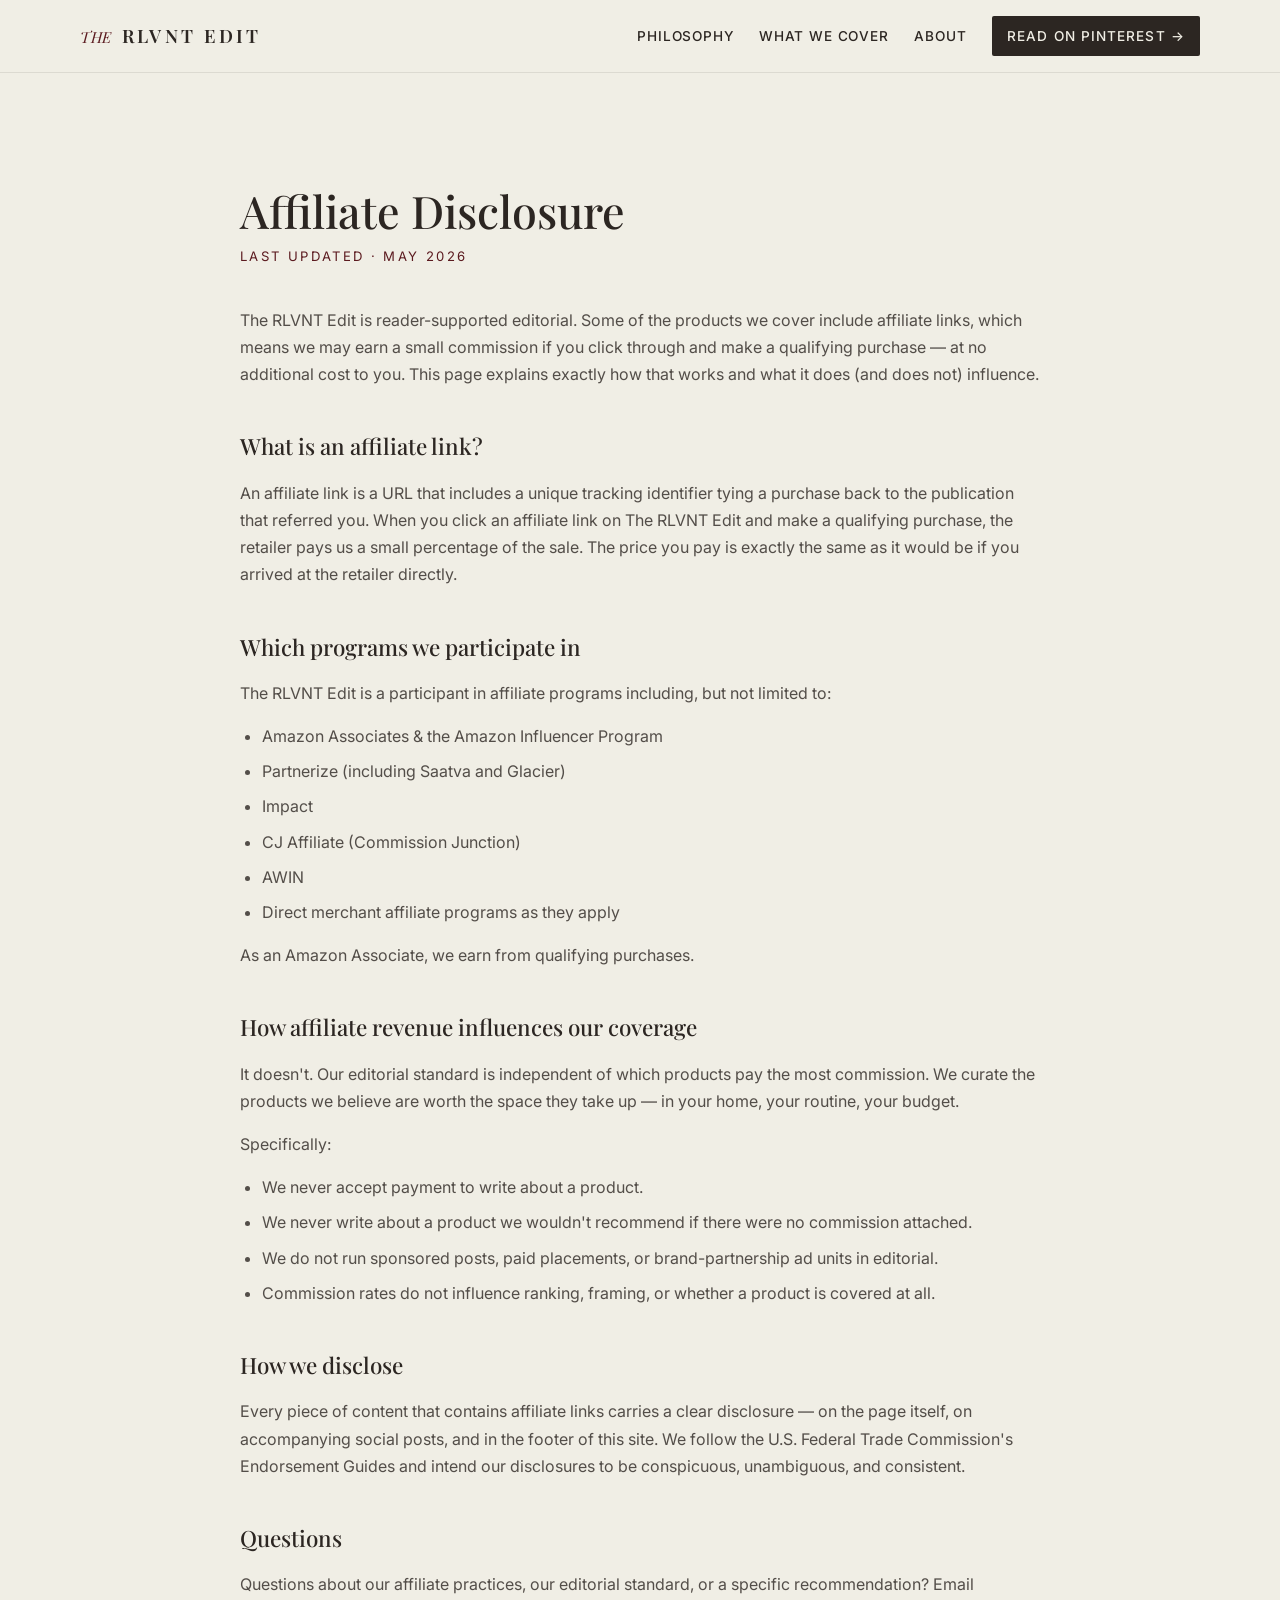
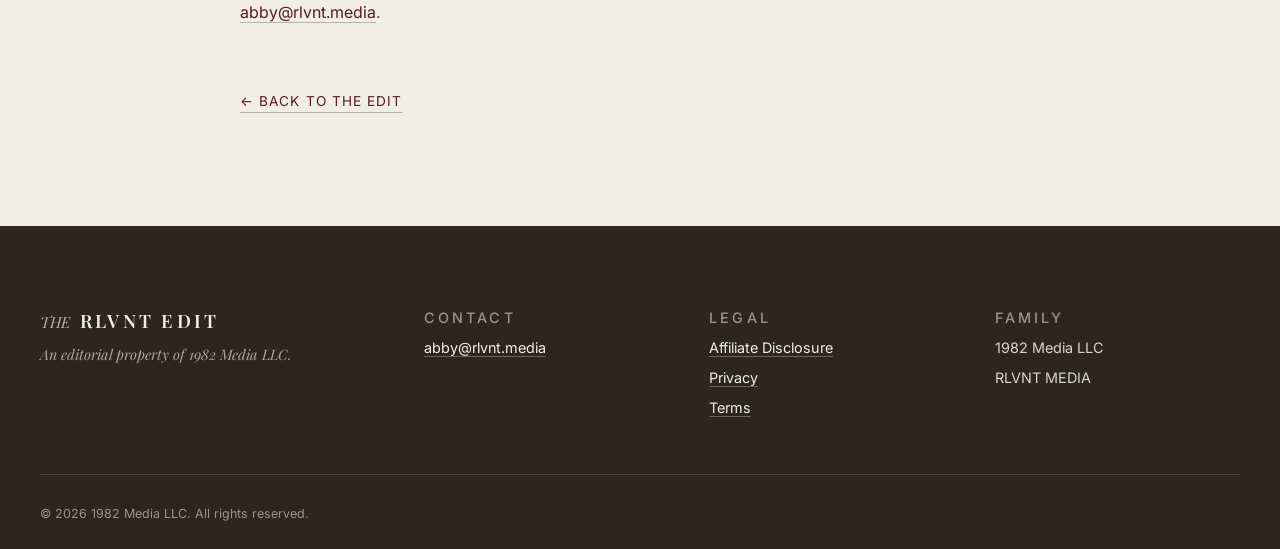
<file: disclosure.html>
<!DOCTYPE html>
<html lang="en">
<head>
  <meta charset="UTF-8" />
  <meta name="viewport" content="width=device-width, initial-scale=1.0" />
  <title>Affiliate Disclosure — The RLVNT Edit</title>
  <meta name="description" content="The RLVNT Edit's affiliate disclosure policy. Reader-supported editorial, FTC-compliant disclosure, partnership policy." />
  <link rel="icon" type="image/png" sizes="32x32" href="/images/favicon-32.png" />
  <link rel="preconnect" href="https://fonts.googleapis.com" />
  <link rel="preconnect" href="https://fonts.gstatic.com" crossorigin />
  <link href="https://fonts.googleapis.com/css2?family=Playfair+Display:ital,wght@0,400;0,500;0,600;1,400&family=Inter:wght@300;400;500;600&display=swap" rel="stylesheet" />
  <link rel="stylesheet" href="/styles.css" />
</head>
<body>

  <header class="topbar">
    <div class="topbar-inner">
      <a class="mark" href="/" aria-label="The RLVNT Edit — home">
        <span class="mark-the">THE</span>
        <span class="mark-word">RLVNT EDIT</span>
      </a>
      <nav class="nav">
        <a href="/#philosophy">Philosophy</a>
        <a href="/#coverage">What We Cover</a>
        <a href="/#about">About</a>
        <a href="https://pinterest.com/RlvntEdit" target="_blank" rel="noopener" class="nav-cta">Read on Pinterest →</a>
      </nav>
    </div>
  </header>

  <main class="legal">
    <h1>Affiliate Disclosure</h1>
    <p class="updated">Last updated · May 2026</p>

    <p>
      The RLVNT Edit is reader-supported editorial. Some of the products we
      cover include affiliate links, which means we may earn a small
      commission if you click through and make a qualifying purchase — at no
      additional cost to you. This page explains exactly how that works and
      what it does (and does not) influence.
    </p>

    <h2>What is an affiliate link?</h2>
    <p>
      An affiliate link is a URL that includes a unique tracking identifier
      tying a purchase back to the publication that referred you. When you
      click an affiliate link on The RLVNT Edit and make a qualifying
      purchase, the retailer pays us a small percentage of the sale. The
      price you pay is exactly the same as it would be if you arrived at the
      retailer directly.
    </p>

    <h2>Which programs we participate in</h2>
    <p>
      The RLVNT Edit is a participant in affiliate programs including, but
      not limited to:
    </p>
    <ul>
      <li>Amazon Associates &amp; the Amazon Influencer Program</li>
      <li>Partnerize (including Saatva and Glacier)</li>
      <li>Impact</li>
      <li>CJ Affiliate (Commission Junction)</li>
      <li>AWIN</li>
      <li>Direct merchant affiliate programs as they apply</li>
    </ul>
    <p>
      As an Amazon Associate, we earn from qualifying purchases.
    </p>

    <h2>How affiliate revenue influences our coverage</h2>
    <p>
      It doesn't. Our editorial standard is independent of which products
      pay the most commission. We curate the products we believe are worth
      the space they take up — in your home, your routine, your budget.
    </p>
    <p>
      Specifically:
    </p>
    <ul>
      <li>We never accept payment to write about a product.</li>
      <li>We never write about a product we wouldn't recommend if there were no commission attached.</li>
      <li>We do not run sponsored posts, paid placements, or brand-partnership ad units in editorial.</li>
      <li>Commission rates do not influence ranking, framing, or whether a product is covered at all.</li>
    </ul>

    <h2>How we disclose</h2>
    <p>
      Every piece of content that contains affiliate links carries a clear
      disclosure — on the page itself, on accompanying social posts, and in
      the footer of this site. We follow the U.S. Federal Trade Commission's
      Endorsement Guides and intend our disclosures to be conspicuous,
      unambiguous, and consistent.
    </p>

    <h2>Questions</h2>
    <p>
      Questions about our affiliate practices, our editorial standard, or a
      specific recommendation? Email
      <a href="mailto:abby@rlvnt.media">abby@rlvnt.media</a>.
    </p>

    <a class="back" href="/">← Back to The Edit</a>
  </main>

  <footer class="footer">
    <div class="footer-inner">
      <div class="footer-col">
        <p class="footer-mark">
          <span class="mark-the">THE</span>
          <span class="mark-word">RLVNT EDIT</span>
        </p>
        <p class="footer-tag">An editorial property of 1982 Media LLC.</p>
      </div>
      <div class="footer-col">
        <p class="footer-eyebrow">Contact</p>
        <p><a href="mailto:abby@rlvnt.media">abby@rlvnt.media</a></p>
      </div>
      <div class="footer-col">
        <p class="footer-eyebrow">Legal</p>
        <p><a href="/disclosure.html">Affiliate Disclosure</a></p>
        <p><a href="/privacy.html">Privacy</a></p>
        <p><a href="/terms.html">Terms</a></p>
      </div>
      <div class="footer-col">
        <p class="footer-eyebrow">Family</p>
        <p>1982 Media LLC</p>
        <p>RLVNT MEDIA</p>
      </div>
    </div>
    <div class="footer-bar">
      <p>© 2026 1982 Media LLC. All rights reserved.</p>
    </div>
  </footer>

</body>
</html>
</file>
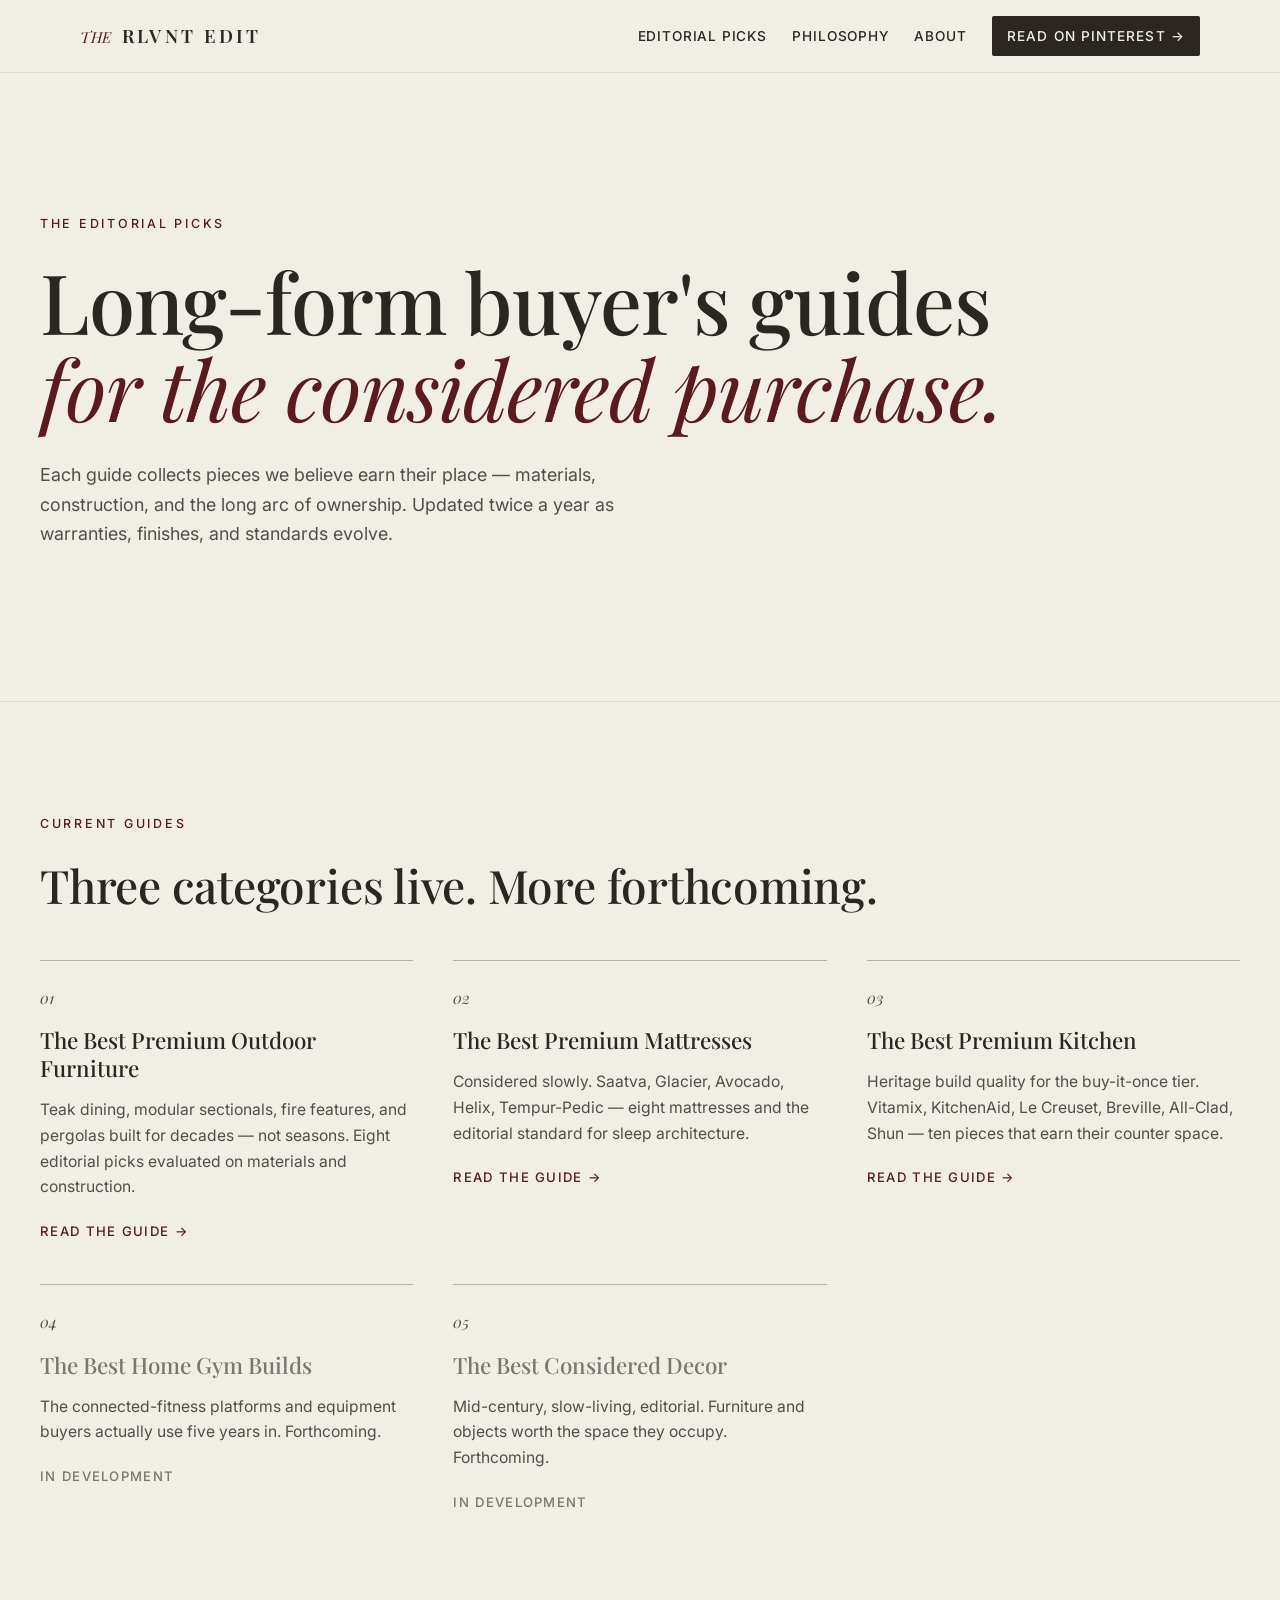
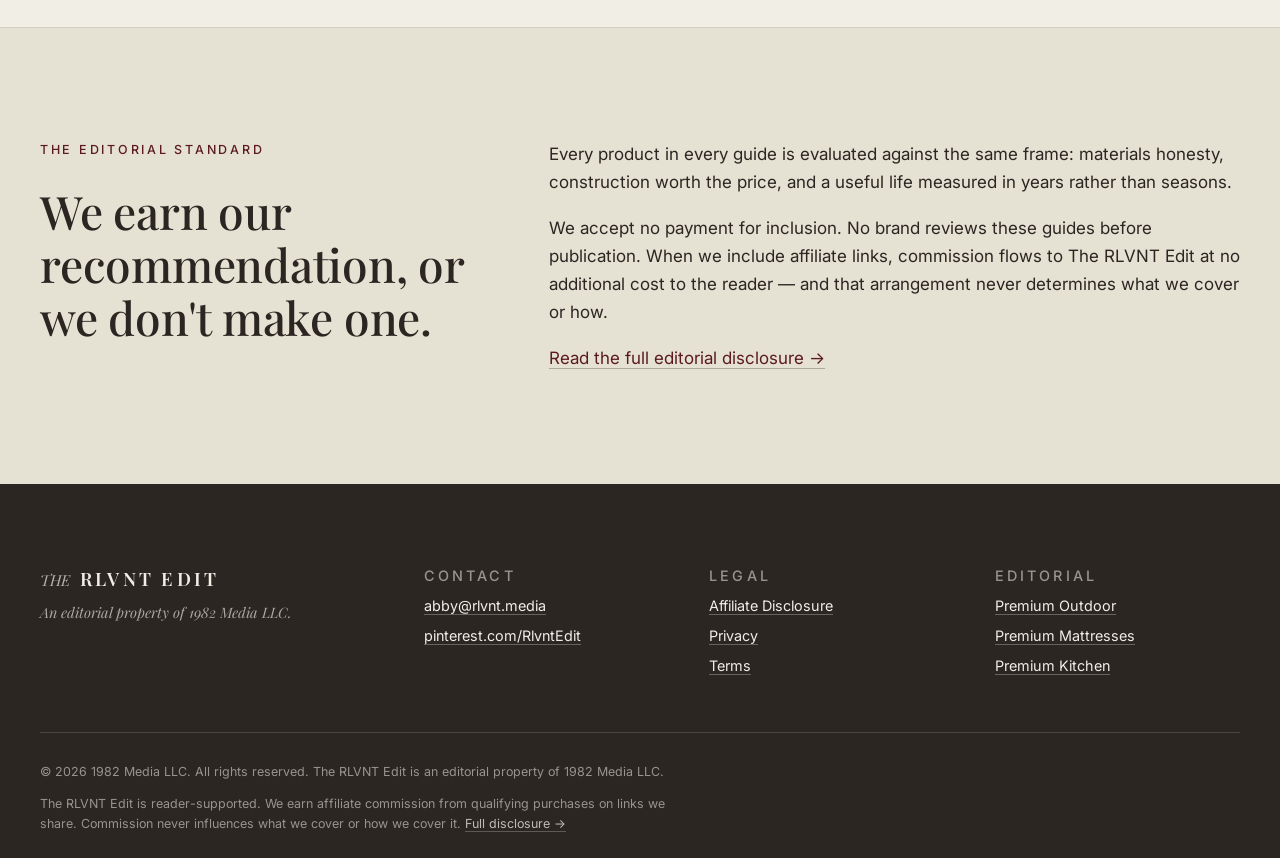
<file: editorial-picks.html>
<!DOCTYPE html>
<html lang="en">
<head>
  <meta charset="UTF-8" />
  <meta name="viewport" content="width=device-width, initial-scale=1.0" />
  <title>Editorial Picks | The RLVNT Edit</title>
  <meta name="description" content="The RLVNT Edit's long-form buyer's guides — premium outdoor furniture, mattresses, kitchen. Editorial picks anchored in materials, construction, and the long arc of ownership." />

  <meta property="og:title" content="Editorial Picks — The RLVNT Edit" />
  <meta property="og:description" content="Premium outdoor, mattresses, kitchen. Editorial buyer's guides for considered purchases." />
  <meta property="og:image" content="https://rlvntedit.com/images/og-share.png" />
  <meta property="og:url" content="https://rlvntedit.com/editorial-picks" />
  <meta property="og:type" content="website" />
  <meta name="twitter:card" content="summary_large_image" />

  <link rel="canonical" href="https://rlvntedit.com/editorial-picks" />

  <link rel="icon" type="image/png" sizes="32x32" href="/images/favicon-32.png" />
  <link rel="icon" type="image/png" sizes="256x256" href="/images/favicon-256.png" />
  <link rel="apple-touch-icon" sizes="800x800" href="/images/favicon-800.png" />

  <link rel="preconnect" href="https://fonts.googleapis.com" />
  <link rel="preconnect" href="https://fonts.gstatic.com" crossorigin />
  <link href="https://fonts.googleapis.com/css2?family=Playfair+Display:ital,wght@0,400;0,500;0,600;0,700;1,400;1,600&family=Inter:wght@300;400;500;600&display=swap" rel="stylesheet" />

  <link rel="stylesheet" href="/styles.css" />
  <!-- ===== ANALYTICS ===== -->
  <!-- GA4 -->
  <script async src="https://www.googletagmanager.com/gtag/js?id=G-YK7747LG5L"></script>
  <script>
    window.dataLayer = window.dataLayer || [];
    function gtag(){dataLayer.push(arguments);}
    gtag('js', new Date());
    gtag('config', 'G-YK7747LG5L', { anonymize_ip: true });
  </script>
  <!-- Pinterest Tag -->
  <script>
    !function(e){if(!window.pintrk){window.pintrk=function(){window.pintrk.queue.push(Array.prototype.slice.call(arguments))};var n=window.pintrk;n.queue=[],n.version="3.0";var t=document.createElement("script");t.async=!0,t.src=e;var r=document.getElementsByTagName("script")[0];r.parentNode.insertBefore(t,r)}}("https://s.pinimg.com/ct/core.js");
    pintrk('load', '2612734409186');
    pintrk('page');
  </script>
  <noscript><img height="1" width="1" style="display:none;" alt="" src="https://ct.pinterest.com/v3/?tid=2612734409186&noscript=1" /></noscript>
  <!-- ===== END ANALYTICS ===== -->

</head>
<body>

  <!-- ===== TOP BAR ===== -->
  <header class="topbar">
    <div class="topbar-inner">
      <a class="mark" href="/" aria-label="The RLVNT Edit — home">
        <span class="mark-the">THE</span>
        <span class="mark-word">RLVNT EDIT</span>
      </a>
      <nav class="nav">
        <a href="/editorial-picks">Editorial Picks</a>
        <a href="/#philosophy">Philosophy</a>
        <a href="/#about">About</a>
        <a href="https://pinterest.com/RlvntEdit" target="_blank" rel="noopener" class="nav-cta">Read on Pinterest →</a>
      </nav>
    </div>
  </header>

  <!-- ===== HERO ===== -->
  <section class="hero">
    <div class="hero-inner">
      <p class="eyebrow">The Editorial Picks</p>
      <h1 class="hero-title">
        Long-form buyer's guides<br />
        <em>for the considered purchase.</em>
      </h1>
      <p class="hero-lede">
        Each guide collects pieces we believe earn their place — materials, construction, and the long arc of ownership. Updated twice a year as warranties, finishes, and standards evolve.
      </p>
    </div>
  </section>

  <!-- ===== PICKS GRID ===== -->
  <section class="section section-cream">
    <div class="section-inner">
      <p class="eyebrow">Current Guides</p>
      <h2 class="section-title">Three categories live. More forthcoming.</h2>

      <div class="picks-grid">
        <article class="pick-card">
          <p class="pick-num">01</p>
          <h3><a href="/best-premium-outdoor-furniture">The Best Premium Outdoor Furniture</a></h3>
          <p>Teak dining, modular sectionals, fire features, and pergolas built for decades — not seasons. Eight editorial picks evaluated on materials and construction.</p>
          <a class="pick-link" href="/best-premium-outdoor-furniture">Read the guide →</a>
        </article>

        <article class="pick-card">
          <p class="pick-num">02</p>
          <h3><a href="/best-premium-mattresses">The Best Premium Mattresses</a></h3>
          <p>Considered slowly. Saatva, Glacier, Avocado, Helix, Tempur-Pedic — eight mattresses and the editorial standard for sleep architecture.</p>
          <a class="pick-link" href="/best-premium-mattresses">Read the guide →</a>
        </article>

        <article class="pick-card">
          <p class="pick-num">03</p>
          <h3><a href="/best-premium-kitchen">The Best Premium Kitchen</a></h3>
          <p>Heritage build quality for the buy-it-once tier. Vitamix, KitchenAid, Le Creuset, Breville, All-Clad, Shun — ten pieces that earn their counter space.</p>
          <a class="pick-link" href="/best-premium-kitchen">Read the guide →</a>
        </article>

        <article class="pick-card pick-card-stub">
          <p class="pick-num">04</p>
          <h3>The Best Home Gym Builds</h3>
          <p>The connected-fitness platforms and equipment buyers actually use five years in. Forthcoming.</p>
          <span class="pick-link">In development</span>
        </article>

        <article class="pick-card pick-card-stub">
          <p class="pick-num">05</p>
          <h3>The Best Considered Decor</h3>
          <p>Mid-century, slow-living, editorial. Furniture and objects worth the space they occupy. Forthcoming.</p>
          <span class="pick-link">In development</span>
        </article>
      </div>
    </div>
  </section>

  <!-- ===== EDITORIAL STANDARD ===== -->
  <section class="section section-cream-2">
    <div class="section-inner two-col">
      <div class="col-left">
        <p class="eyebrow">The Editorial Standard</p>
        <h2 class="section-title">We earn our recommendation, or we don't make one.</h2>
      </div>
      <div class="col-right">
        <p>
          Every product in every guide is evaluated against the same frame: materials honesty, construction worth the price, and a useful life measured in years rather than seasons.
        </p>
        <p>
          We accept no payment for inclusion. No brand reviews these guides before publication. When we include affiliate links, commission flows to The RLVNT Edit at no additional cost to the reader — and that arrangement never determines what we cover or how.
        </p>
        <p>
          <a href="/disclosure">Read the full editorial disclosure →</a>
        </p>
      </div>
    </div>
  </section>

  <!-- ===== FOOTER ===== -->
  <footer class="footer">
    <div class="footer-inner">
      <div class="footer-col">
        <p class="footer-mark">
          <span class="mark-the">THE</span>
          <span class="mark-word">RLVNT EDIT</span>
        </p>
        <p class="footer-tag">An editorial property of 1982 Media LLC.</p>
      </div>

      <div class="footer-col">
        <p class="footer-eyebrow">Contact</p>
        <p><a href="mailto:abby@rlvnt.media">abby@rlvnt.media</a></p>
        <p><a href="https://pinterest.com/RlvntEdit" target="_blank" rel="noopener">pinterest.com/RlvntEdit</a></p>
      </div>

      <div class="footer-col">
        <p class="footer-eyebrow">Legal</p>
        <p><a href="/disclosure">Affiliate Disclosure</a></p>
        <p><a href="/privacy">Privacy</a></p>
        <p><a href="/terms">Terms</a></p>
      </div>

      <div class="footer-col">
        <p class="footer-eyebrow">Editorial</p>
        <p><a href="/best-premium-outdoor-furniture">Premium Outdoor</a></p>
        <p><a href="/best-premium-mattresses">Premium Mattresses</a></p>
        <p><a href="/best-premium-kitchen">Premium Kitchen</a></p>
      </div>
    </div>

    <div class="footer-bar">
      <p>© 2026 1982 Media LLC. All rights reserved. The RLVNT Edit is an editorial property of 1982 Media LLC.</p>
      <p class="footer-disclosure">
        The RLVNT Edit is reader-supported. We earn affiliate commission from
        qualifying purchases on links we share. Commission never influences
        what we cover or how we cover it. <a href="/disclosure">Full disclosure →</a>
      </p>
    </div>
  </footer>

</body>
</html>
</file>
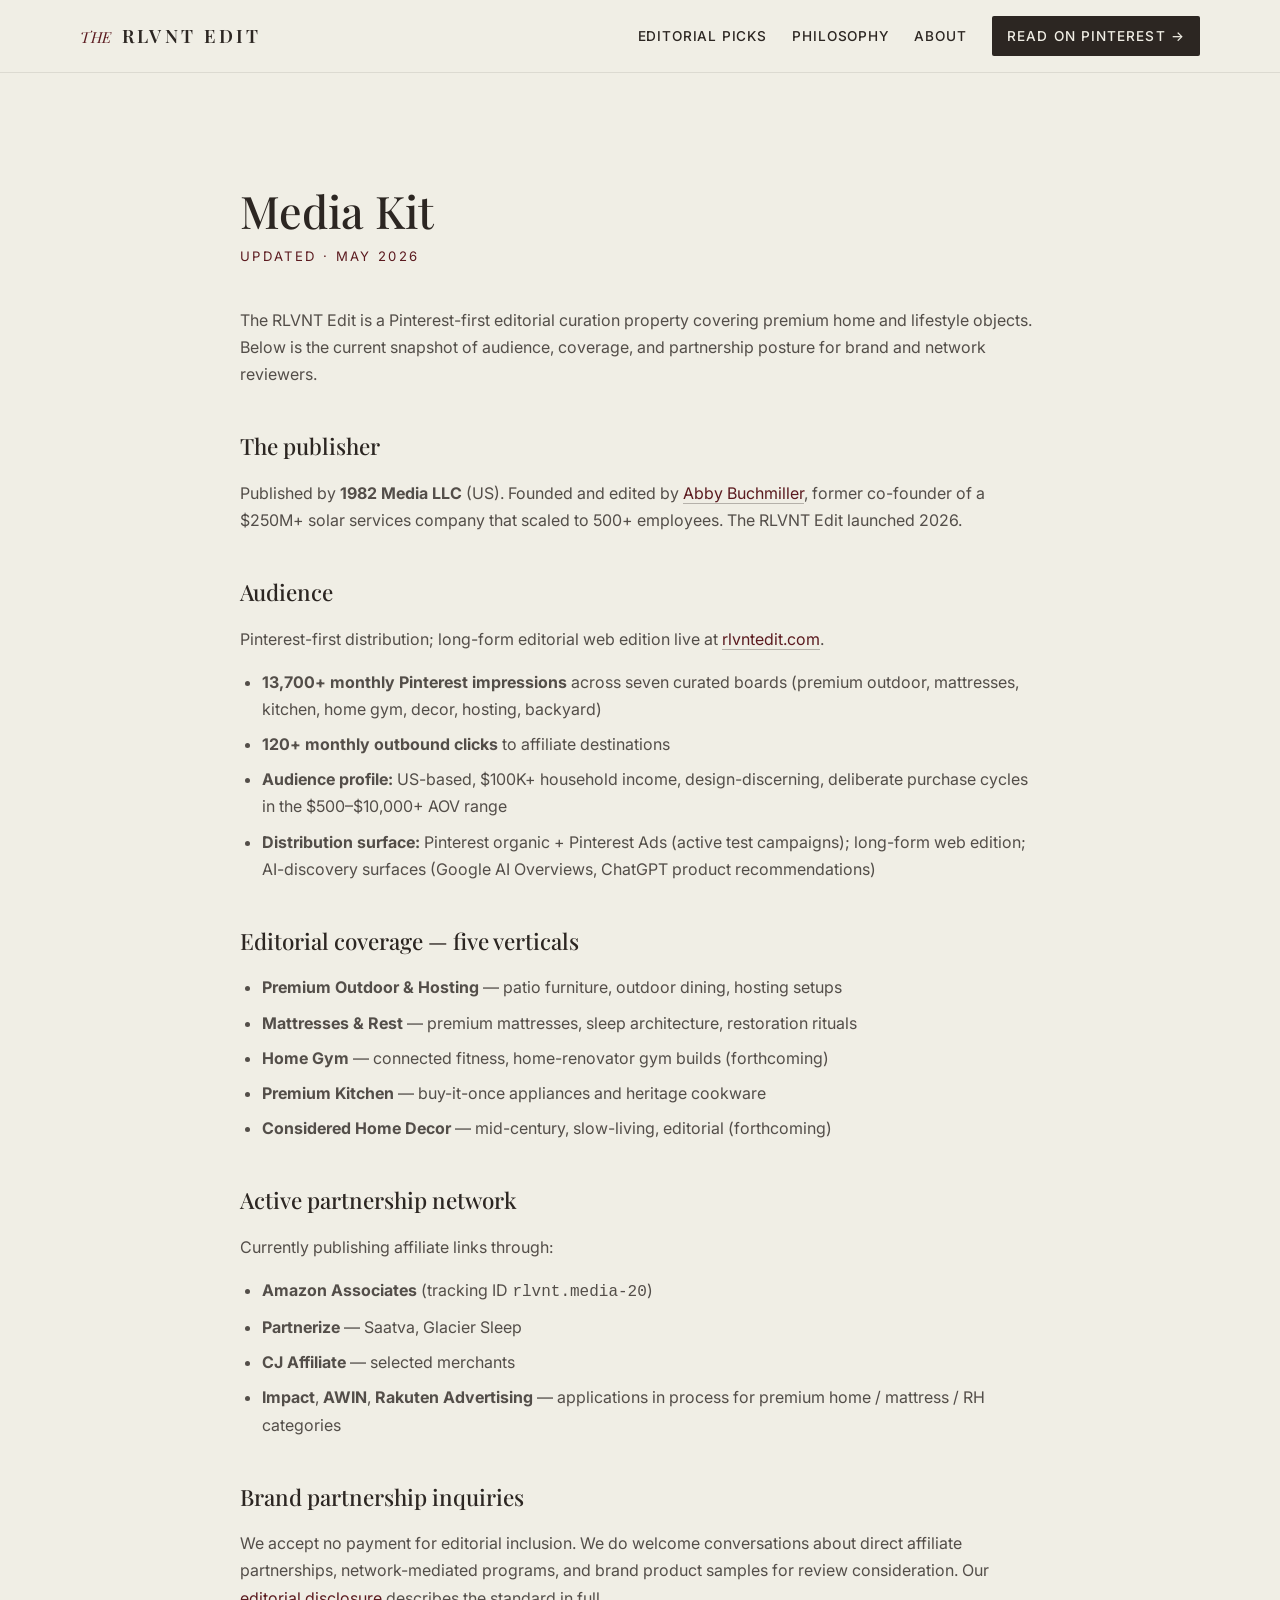
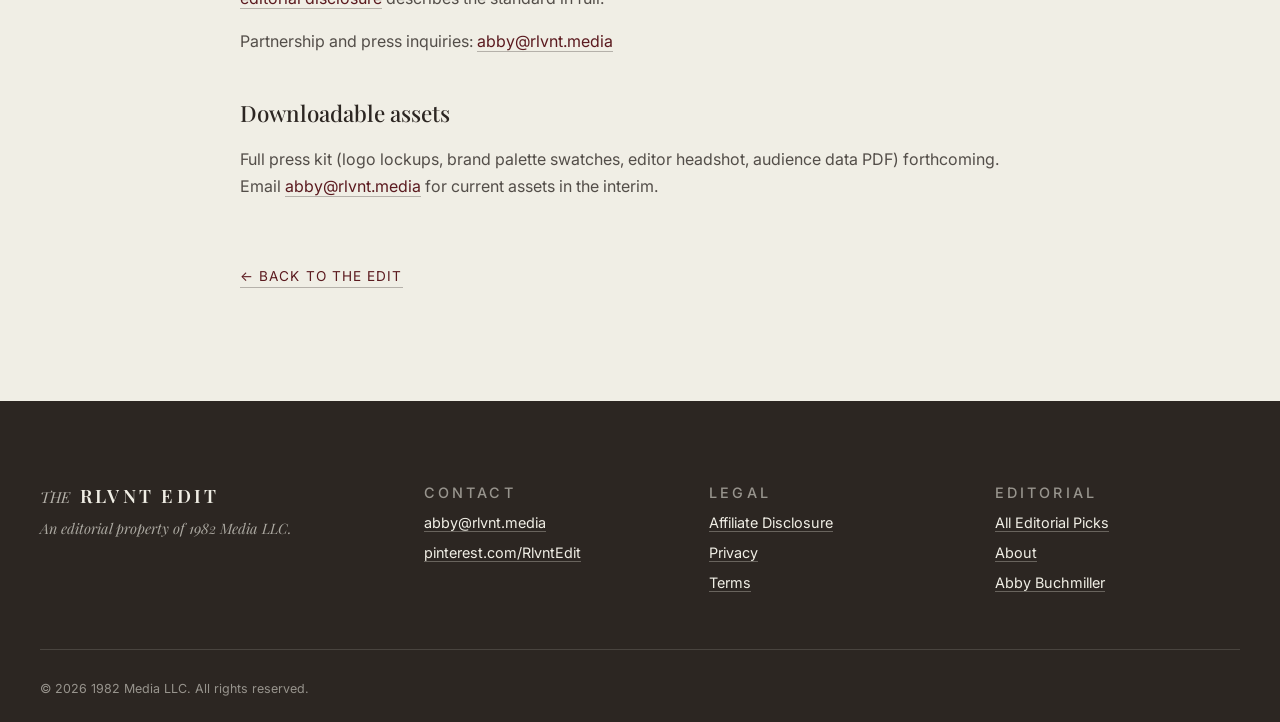
<file: media-kit.html>
<!DOCTYPE html>
<html lang="en">
<head>
  <meta charset="UTF-8" />
  <meta name="viewport" content="width=device-width, initial-scale=1.0" />
  <title>Media Kit — The RLVNT Edit</title>
  <meta name="description" content="Media kit, audience data, and partnership inquiries for The RLVNT Edit — an editorial curation property of 1982 Media LLC." />

  <meta property="og:title" content="Media Kit — The RLVNT Edit" />
  <meta property="og:description" content="Audience profile, editorial coverage, and partnership inquiries." />
  <meta property="og:image" content="https://rlvntedit.com/images/og-share.png" />
  <meta property="og:url" content="https://rlvntedit.com/media-kit" />
  <meta property="og:type" content="website" />

  <link rel="canonical" href="https://rlvntedit.com/media-kit" />

  <link rel="icon" type="image/png" sizes="32x32" href="/images/favicon-32.png" />
  <link rel="icon" type="image/png" sizes="256x256" href="/images/favicon-256.png" />
  <link rel="apple-touch-icon" sizes="800x800" href="/images/favicon-800.png" />

  <link rel="preconnect" href="https://fonts.googleapis.com" />
  <link rel="preconnect" href="https://fonts.gstatic.com" crossorigin />
  <link href="https://fonts.googleapis.com/css2?family=Playfair+Display:ital,wght@0,400;0,500;0,600;1,400&family=Inter:wght@300;400;500;600&display=swap" rel="stylesheet" />
  <link rel="stylesheet" href="/styles.css" />

  <!-- ===== ANALYTICS ===== -->
  <!-- GA4 -->
  <script async src="https://www.googletagmanager.com/gtag/js?id=G-YK7747LG5L"></script>
  <script>
    window.dataLayer = window.dataLayer || [];
    function gtag(){dataLayer.push(arguments);}
    gtag('js', new Date());
    gtag('config', 'G-YK7747LG5L', { anonymize_ip: true });
  </script>
  <!-- Pinterest Tag -->
  <script>
    !function(e){if(!window.pintrk){window.pintrk=function(){window.pintrk.queue.push(Array.prototype.slice.call(arguments))};var n=window.pintrk;n.queue=[],n.version="3.0";var t=document.createElement("script");t.async=!0,t.src=e;var r=document.getElementsByTagName("script")[0];r.parentNode.insertBefore(t,r)}}("https://s.pinimg.com/ct/core.js");
    pintrk('load', '2612734409186');
    pintrk('page');
  </script>
  <noscript><img height="1" width="1" style="display:none;" alt="" src="https://ct.pinterest.com/v3/?tid=2612734409186&noscript=1" /></noscript>
  <!-- ===== END ANALYTICS ===== -->
</head>
<body>

  <header class="topbar">
    <div class="topbar-inner">
      <a class="mark" href="/" aria-label="The RLVNT Edit — home">
        <span class="mark-the">THE</span>
        <span class="mark-word">RLVNT EDIT</span>
      </a>
      <nav class="nav">
        <a href="/editorial-picks">Editorial Picks</a>
        <a href="/#philosophy">Philosophy</a>
        <a href="/about">About</a>
        <a href="https://pinterest.com/RlvntEdit" target="_blank" rel="noopener" class="nav-cta">Read on Pinterest →</a>
      </nav>
    </div>
  </header>

  <main class="legal">
    <h1>Media Kit</h1>
    <p class="updated">Updated · May 2026</p>

    <p>
      The RLVNT Edit is a Pinterest-first editorial curation property covering
      premium home and lifestyle objects. Below is the current snapshot of
      audience, coverage, and partnership posture for brand and network
      reviewers.
    </p>

    <h2>The publisher</h2>
    <p>
      Published by <strong>1982 Media LLC</strong> (US). Founded and edited by
      <a href="https://abbybuchmiller.com" target="_blank" rel="noopener">Abby Buchmiller</a>,
      former co-founder of a $250M+ solar services company that scaled to 500+
      employees. The RLVNT Edit launched 2026.
    </p>

    <h2>Audience</h2>
    <p>
      Pinterest-first distribution; long-form editorial web edition live at
      <a href="https://rlvntedit.com">rlvntedit.com</a>.
    </p>
    <ul>
      <li><strong>13,700+ monthly Pinterest impressions</strong> across seven curated boards (premium outdoor, mattresses, kitchen, home gym, decor, hosting, backyard)</li>
      <li><strong>120+ monthly outbound clicks</strong> to affiliate destinations</li>
      <li><strong>Audience profile:</strong> US-based, $100K+ household income, design-discerning, deliberate purchase cycles in the $500–$10,000+ AOV range</li>
      <li><strong>Distribution surface:</strong> Pinterest organic + Pinterest Ads (active test campaigns); long-form web edition; AI-discovery surfaces (Google AI Overviews, ChatGPT product recommendations)</li>
    </ul>

    <h2>Editorial coverage — five verticals</h2>
    <ul>
      <li><strong>Premium Outdoor &amp; Hosting</strong> — patio furniture, outdoor dining, hosting setups</li>
      <li><strong>Mattresses &amp; Rest</strong> — premium mattresses, sleep architecture, restoration rituals</li>
      <li><strong>Home Gym</strong> — connected fitness, home-renovator gym builds (forthcoming)</li>
      <li><strong>Premium Kitchen</strong> — buy-it-once appliances and heritage cookware</li>
      <li><strong>Considered Home Decor</strong> — mid-century, slow-living, editorial (forthcoming)</li>
    </ul>

    <h2>Active partnership network</h2>
    <p>
      Currently publishing affiliate links through:
    </p>
    <ul>
      <li><strong>Amazon Associates</strong> (tracking ID <code>rlvnt.media-20</code>)</li>
      <li><strong>Partnerize</strong> — Saatva, Glacier Sleep</li>
      <li><strong>CJ Affiliate</strong> — selected merchants</li>
      <li><strong>Impact</strong>, <strong>AWIN</strong>, <strong>Rakuten Advertising</strong> — applications in process for premium home / mattress / RH categories</li>
    </ul>

    <h2>Brand partnership inquiries</h2>
    <p>
      We accept no payment for editorial inclusion. We do welcome conversations
      about direct affiliate partnerships, network-mediated programs, and brand
      product samples for review consideration. Our
      <a href="/disclosure">editorial disclosure</a> describes the standard in
      full.
    </p>
    <p>
      Partnership and press inquiries:
      <a href="mailto:abby@rlvnt.media">abby@rlvnt.media</a>
    </p>

    <h2>Downloadable assets</h2>
    <p>
      Full press kit (logo lockups, brand palette swatches, editor headshot,
      audience data PDF) forthcoming. Email
      <a href="mailto:abby@rlvnt.media">abby@rlvnt.media</a> for current assets
      in the interim.
    </p>

    <a class="back" href="/">← Back to The Edit</a>
  </main>

  <footer class="footer">
    <div class="footer-inner">
      <div class="footer-col">
        <p class="footer-mark">
          <span class="mark-the">THE</span>
          <span class="mark-word">RLVNT EDIT</span>
        </p>
        <p class="footer-tag">An editorial property of 1982 Media LLC.</p>
      </div>
      <div class="footer-col">
        <p class="footer-eyebrow">Contact</p>
        <p><a href="mailto:abby@rlvnt.media">abby@rlvnt.media</a></p>
        <p><a href="https://pinterest.com/RlvntEdit" target="_blank" rel="noopener">pinterest.com/RlvntEdit</a></p>
      </div>
      <div class="footer-col">
        <p class="footer-eyebrow">Legal</p>
        <p><a href="/disclosure">Affiliate Disclosure</a></p>
        <p><a href="/privacy">Privacy</a></p>
        <p><a href="/terms">Terms</a></p>
      </div>
      <div class="footer-col">
        <p class="footer-eyebrow">Editorial</p>
        <p><a href="/editorial-picks">All Editorial Picks</a></p>
        <p><a href="/about">About</a></p>
        <p><a href="https://abbybuchmiller.com" target="_blank" rel="noopener">Abby Buchmiller</a></p>
      </div>
    </div>
    <div class="footer-bar">
      <p>© 2026 1982 Media LLC. All rights reserved.</p>
    </div>
  </footer>

</body>
</html>
</file>
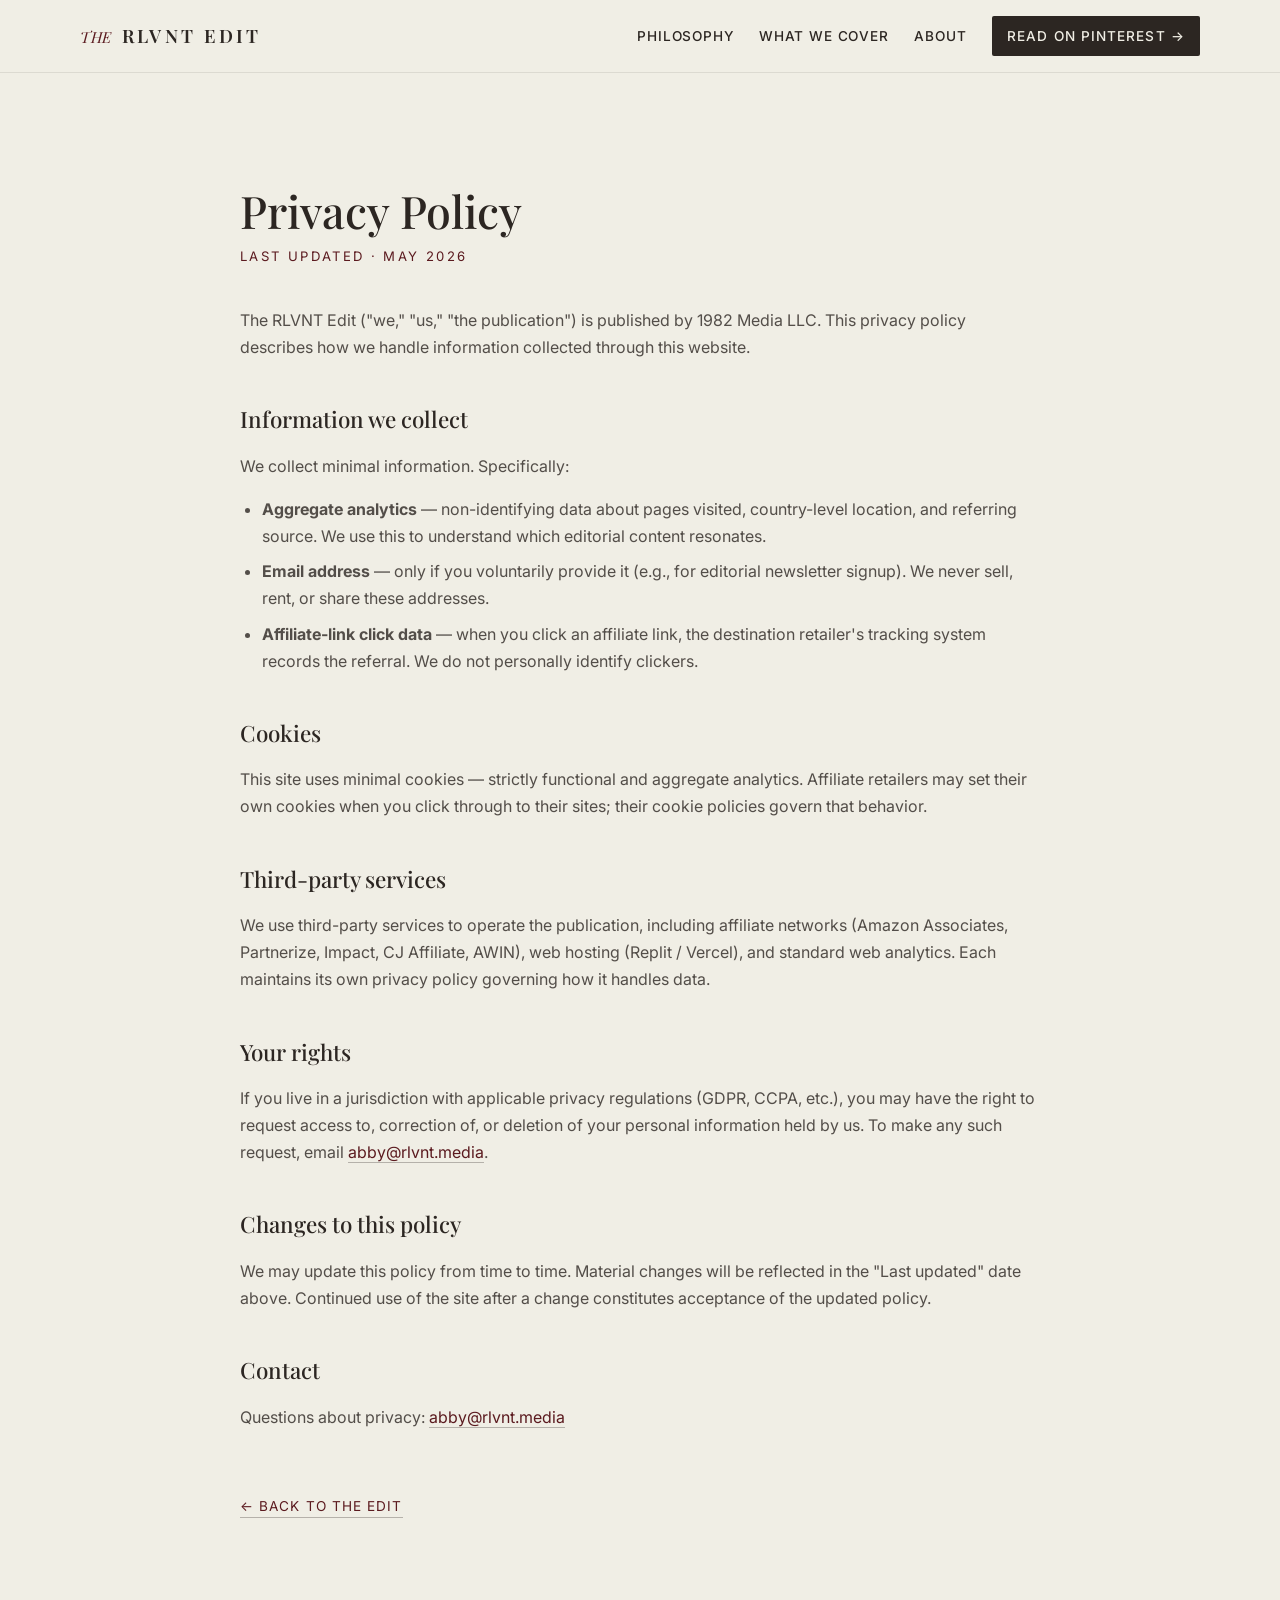
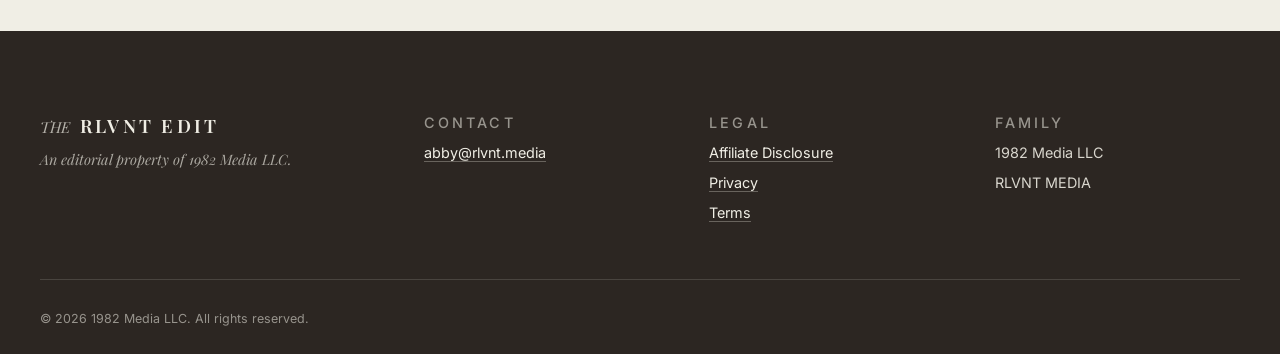
<file: privacy.html>
<!DOCTYPE html>
<html lang="en">
<head>
  <meta charset="UTF-8" />
  <meta name="viewport" content="width=device-width, initial-scale=1.0" />
  <title>Privacy Policy — The RLVNT Edit</title>
  <link rel="icon" type="image/png" sizes="32x32" href="/images/favicon-32.png" />
  <link rel="preconnect" href="https://fonts.googleapis.com" />
  <link rel="preconnect" href="https://fonts.gstatic.com" crossorigin />
  <link href="https://fonts.googleapis.com/css2?family=Playfair+Display:ital,wght@0,400;0,500;0,600;1,400&family=Inter:wght@300;400;500;600&display=swap" rel="stylesheet" />
  <link rel="stylesheet" href="/styles.css" />
</head>
<body>

  <header class="topbar">
    <div class="topbar-inner">
      <a class="mark" href="/" aria-label="The RLVNT Edit — home">
        <span class="mark-the">THE</span>
        <span class="mark-word">RLVNT EDIT</span>
      </a>
      <nav class="nav">
        <a href="/#philosophy">Philosophy</a>
        <a href="/#coverage">What We Cover</a>
        <a href="/#about">About</a>
        <a href="https://pinterest.com/RlvntEdit" target="_blank" rel="noopener" class="nav-cta">Read on Pinterest →</a>
      </nav>
    </div>
  </header>

  <main class="legal">
    <h1>Privacy Policy</h1>
    <p class="updated">Last updated · May 2026</p>

    <p>
      The RLVNT Edit ("we," "us," "the publication") is published by 1982
      Media LLC. This privacy policy describes how we handle information
      collected through this website.
    </p>

    <h2>Information we collect</h2>
    <p>
      We collect minimal information. Specifically:
    </p>
    <ul>
      <li><strong>Aggregate analytics</strong> — non-identifying data about pages visited, country-level location, and referring source. We use this to understand which editorial content resonates.</li>
      <li><strong>Email address</strong> — only if you voluntarily provide it (e.g., for editorial newsletter signup). We never sell, rent, or share these addresses.</li>
      <li><strong>Affiliate-link click data</strong> — when you click an affiliate link, the destination retailer's tracking system records the referral. We do not personally identify clickers.</li>
    </ul>

    <h2>Cookies</h2>
    <p>
      This site uses minimal cookies — strictly functional and aggregate
      analytics. Affiliate retailers may set their own cookies when you
      click through to their sites; their cookie policies govern that
      behavior.
    </p>

    <h2>Third-party services</h2>
    <p>
      We use third-party services to operate the publication, including
      affiliate networks (Amazon Associates, Partnerize, Impact, CJ
      Affiliate, AWIN), web hosting (Replit / Vercel), and standard web
      analytics. Each maintains its own privacy policy governing how it
      handles data.
    </p>

    <h2>Your rights</h2>
    <p>
      If you live in a jurisdiction with applicable privacy regulations
      (GDPR, CCPA, etc.), you may have the right to request access to,
      correction of, or deletion of your personal information held by us.
      To make any such request, email
      <a href="mailto:abby@rlvnt.media">abby@rlvnt.media</a>.
    </p>

    <h2>Changes to this policy</h2>
    <p>
      We may update this policy from time to time. Material changes will be
      reflected in the "Last updated" date above. Continued use of the site
      after a change constitutes acceptance of the updated policy.
    </p>

    <h2>Contact</h2>
    <p>
      Questions about privacy:
      <a href="mailto:abby@rlvnt.media">abby@rlvnt.media</a>
    </p>

    <a class="back" href="/">← Back to The Edit</a>
  </main>

  <footer class="footer">
    <div class="footer-inner">
      <div class="footer-col">
        <p class="footer-mark">
          <span class="mark-the">THE</span>
          <span class="mark-word">RLVNT EDIT</span>
        </p>
        <p class="footer-tag">An editorial property of 1982 Media LLC.</p>
      </div>
      <div class="footer-col">
        <p class="footer-eyebrow">Contact</p>
        <p><a href="mailto:abby@rlvnt.media">abby@rlvnt.media</a></p>
      </div>
      <div class="footer-col">
        <p class="footer-eyebrow">Legal</p>
        <p><a href="/disclosure.html">Affiliate Disclosure</a></p>
        <p><a href="/privacy.html">Privacy</a></p>
        <p><a href="/terms.html">Terms</a></p>
      </div>
      <div class="footer-col">
        <p class="footer-eyebrow">Family</p>
        <p>1982 Media LLC</p>
        <p>RLVNT MEDIA</p>
      </div>
    </div>
    <div class="footer-bar">
      <p>© 2026 1982 Media LLC. All rights reserved.</p>
    </div>
  </footer>

</body>
</html>
</file>
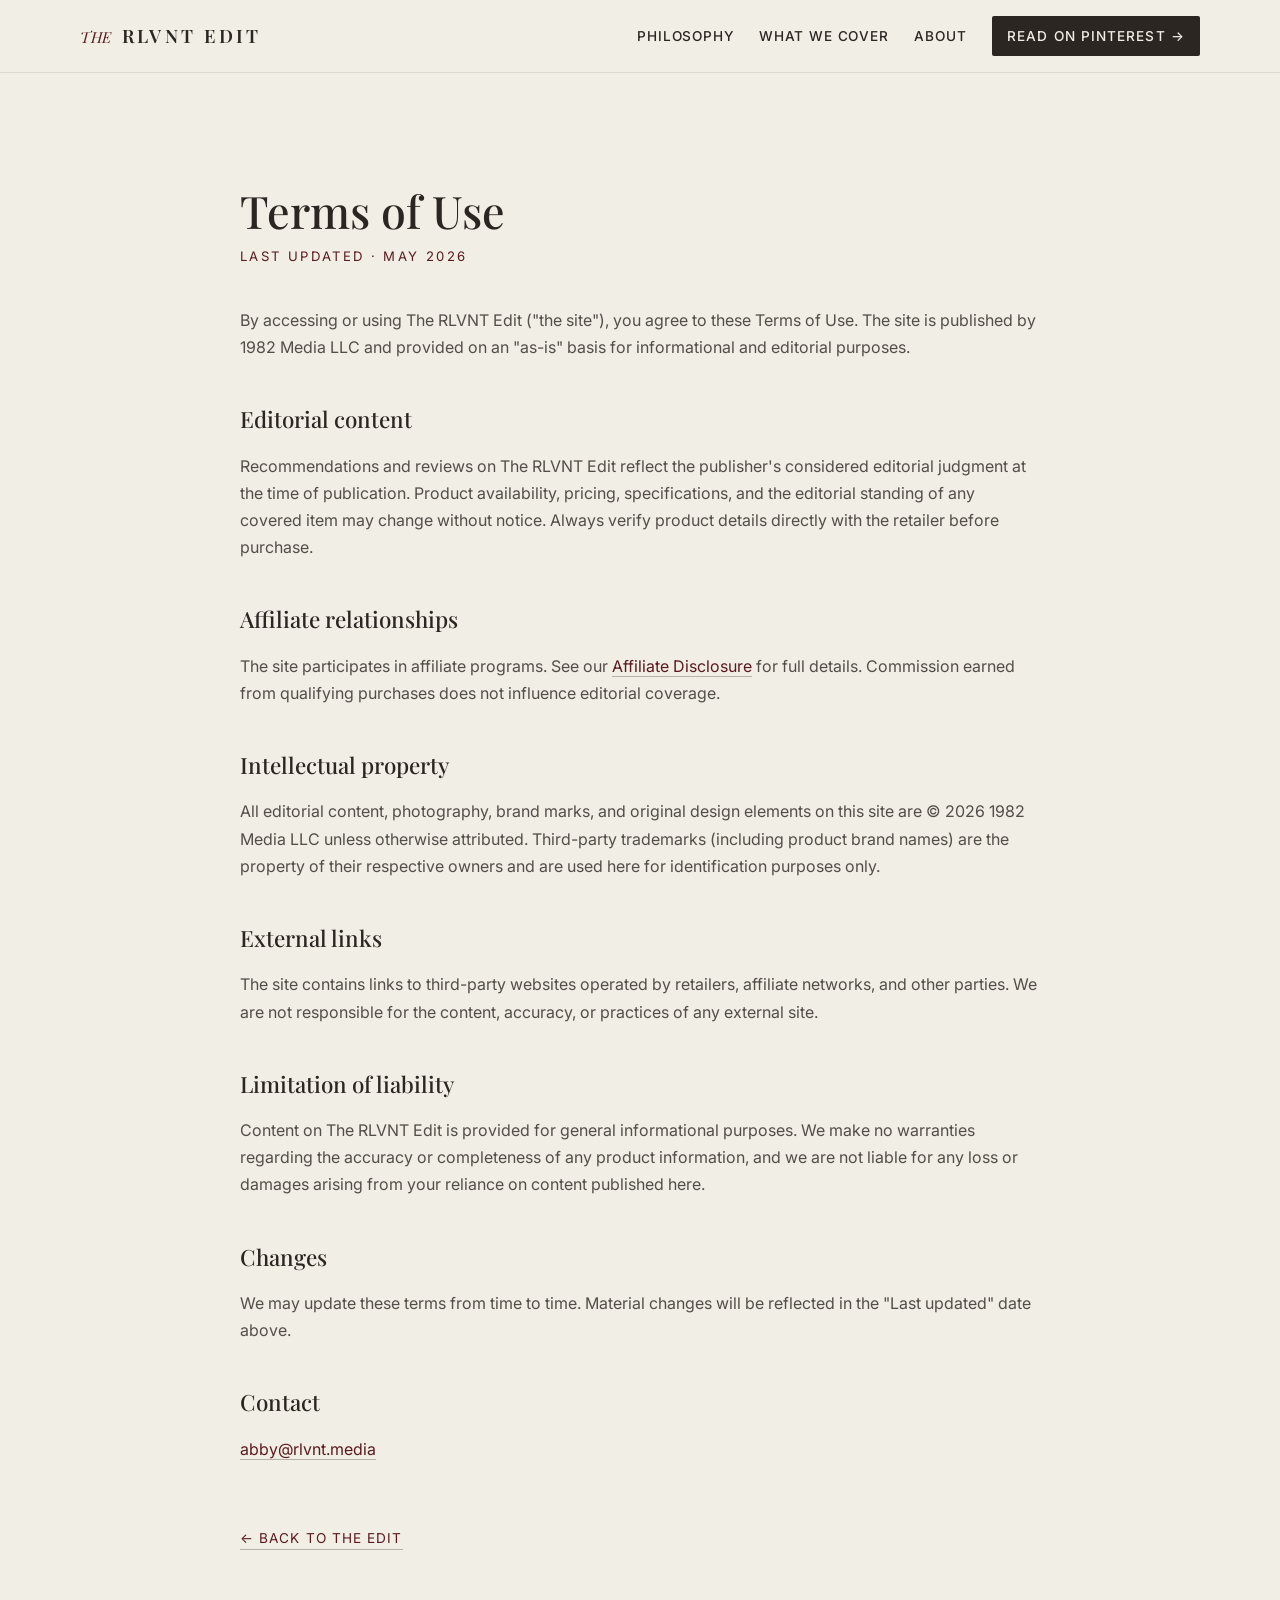
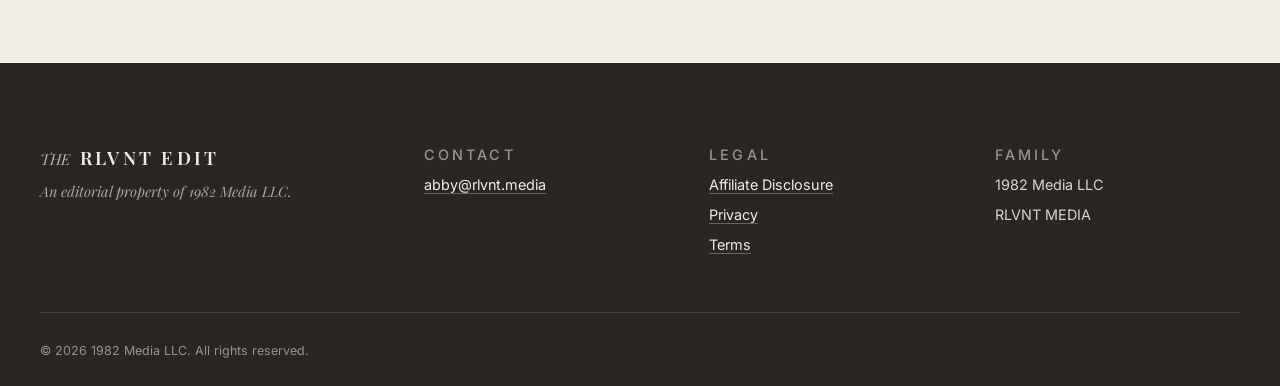
<file: terms.html>
<!DOCTYPE html>
<html lang="en">
<head>
  <meta charset="UTF-8" />
  <meta name="viewport" content="width=device-width, initial-scale=1.0" />
  <title>Terms of Use — The RLVNT Edit</title>
  <link rel="icon" type="image/png" sizes="32x32" href="/images/favicon-32.png" />
  <link rel="preconnect" href="https://fonts.googleapis.com" />
  <link rel="preconnect" href="https://fonts.gstatic.com" crossorigin />
  <link href="https://fonts.googleapis.com/css2?family=Playfair+Display:ital,wght@0,400;0,500;0,600;1,400&family=Inter:wght@300;400;500;600&display=swap" rel="stylesheet" />
  <link rel="stylesheet" href="/styles.css" />
</head>
<body>

  <header class="topbar">
    <div class="topbar-inner">
      <a class="mark" href="/" aria-label="The RLVNT Edit — home">
        <span class="mark-the">THE</span>
        <span class="mark-word">RLVNT EDIT</span>
      </a>
      <nav class="nav">
        <a href="/#philosophy">Philosophy</a>
        <a href="/#coverage">What We Cover</a>
        <a href="/#about">About</a>
        <a href="https://pinterest.com/RlvntEdit" target="_blank" rel="noopener" class="nav-cta">Read on Pinterest →</a>
      </nav>
    </div>
  </header>

  <main class="legal">
    <h1>Terms of Use</h1>
    <p class="updated">Last updated · May 2026</p>

    <p>
      By accessing or using The RLVNT Edit ("the site"), you agree to these
      Terms of Use. The site is published by 1982 Media LLC and provided on
      an "as-is" basis for informational and editorial purposes.
    </p>

    <h2>Editorial content</h2>
    <p>
      Recommendations and reviews on The RLVNT Edit reflect the publisher's
      considered editorial judgment at the time of publication. Product
      availability, pricing, specifications, and the editorial standing of
      any covered item may change without notice. Always verify product
      details directly with the retailer before purchase.
    </p>

    <h2>Affiliate relationships</h2>
    <p>
      The site participates in affiliate programs. See our
      <a href="/disclosure.html">Affiliate Disclosure</a> for full details.
      Commission earned from qualifying purchases does not influence
      editorial coverage.
    </p>

    <h2>Intellectual property</h2>
    <p>
      All editorial content, photography, brand marks, and original design
      elements on this site are © 2026 1982 Media LLC unless otherwise
      attributed. Third-party trademarks (including product brand names)
      are the property of their respective owners and are used here for
      identification purposes only.
    </p>

    <h2>External links</h2>
    <p>
      The site contains links to third-party websites operated by retailers,
      affiliate networks, and other parties. We are not responsible for the
      content, accuracy, or practices of any external site.
    </p>

    <h2>Limitation of liability</h2>
    <p>
      Content on The RLVNT Edit is provided for general informational
      purposes. We make no warranties regarding the accuracy or completeness
      of any product information, and we are not liable for any loss or
      damages arising from your reliance on content published here.
    </p>

    <h2>Changes</h2>
    <p>
      We may update these terms from time to time. Material changes will
      be reflected in the "Last updated" date above.
    </p>

    <h2>Contact</h2>
    <p>
      <a href="mailto:abby@rlvnt.media">abby@rlvnt.media</a>
    </p>

    <a class="back" href="/">← Back to The Edit</a>
  </main>

  <footer class="footer">
    <div class="footer-inner">
      <div class="footer-col">
        <p class="footer-mark">
          <span class="mark-the">THE</span>
          <span class="mark-word">RLVNT EDIT</span>
        </p>
        <p class="footer-tag">An editorial property of 1982 Media LLC.</p>
      </div>
      <div class="footer-col">
        <p class="footer-eyebrow">Contact</p>
        <p><a href="mailto:abby@rlvnt.media">abby@rlvnt.media</a></p>
      </div>
      <div class="footer-col">
        <p class="footer-eyebrow">Legal</p>
        <p><a href="/disclosure.html">Affiliate Disclosure</a></p>
        <p><a href="/privacy.html">Privacy</a></p>
        <p><a href="/terms.html">Terms</a></p>
      </div>
      <div class="footer-col">
        <p class="footer-eyebrow">Family</p>
        <p>1982 Media LLC</p>
        <p>RLVNT MEDIA</p>
      </div>
    </div>
    <div class="footer-bar">
      <p>© 2026 1982 Media LLC. All rights reserved.</p>
    </div>
  </footer>

</body>
</html>
</file>
<file: styles.css>
/* =====================================================================
   The RLVNT Edit — Site Styles
   Old Money palette · Playfair Display + Inter
   ===================================================================== */

:root {
  /* Old Money palette (locked — see Decision #44 in engine docs) */
  --cream:    #F0EEE5;
  --cream-2:  #E5E1D3;
  --ink:      #2C2622;
  --burgundy: #5B1A1F;
  --taupe:    #B5B0A6;
  --moss:     #5F6A4F;

  /* Derived */
  --ink-80:   rgba(44, 38, 34, 0.80);
  --ink-60:   rgba(44, 38, 34, 0.60);
  --ink-30:   rgba(44, 38, 34, 0.30);
  --ink-10:   rgba(44, 38, 34, 0.10);
  --cream-on-ink: rgba(240, 238, 229, 0.88);

  /* Typography */
  --serif: "Playfair Display", Georgia, "Times New Roman", serif;
  --sans:  "Inter", -apple-system, BlinkMacSystemFont, "Helvetica Neue", Arial, sans-serif;

  /* Spacing scale */
  --gutter: clamp(1.25rem, 4vw, 2.5rem);
  --section-y: clamp(4rem, 9vw, 7rem);
  --max-w: 1200px;
  --max-w-narrow: 880px;
}

/* ---------- Reset ---------- */
* { box-sizing: border-box; margin: 0; padding: 0; }
html { -webkit-text-size-adjust: 100%; scroll-behavior: smooth; }
body {
  font-family: var(--sans);
  font-weight: 400;
  font-size: 17px;
  line-height: 1.65;
  color: var(--ink);
  background: var(--cream);
  -webkit-font-smoothing: antialiased;
  -moz-osx-font-smoothing: grayscale;
}
img { max-width: 100%; height: auto; display: block; }
a {
  color: var(--burgundy);
  text-decoration: none;
  border-bottom: 1px solid var(--ink-30);
  transition: border-color 0.2s ease, color 0.2s ease;
}
a:hover { border-color: var(--burgundy); }

ul { list-style: none; }

/* ---------- Top bar ---------- */
.topbar {
  position: sticky;
  top: 0;
  z-index: 50;
  background: var(--cream);
  border-bottom: 1px solid var(--ink-10);
  backdrop-filter: saturate(180%) blur(8px);
  -webkit-backdrop-filter: saturate(180%) blur(8px);
}
.topbar-inner {
  max-width: var(--max-w);
  margin: 0 auto;
  padding: 1rem var(--gutter);
  display: flex;
  align-items: center;
  justify-content: space-between;
  gap: 2rem;
}
.mark {
  border: 0;
  color: var(--ink);
  display: inline-flex;
  align-items: baseline;
  gap: 0.6rem;
  letter-spacing: 0.04em;
}
.mark-the {
  font-family: var(--serif);
  font-style: italic;
  font-weight: 400;
  font-size: 0.95rem;
  color: var(--burgundy);
}
.mark-word {
  font-family: var(--serif);
  font-weight: 600;
  font-size: 1.15rem;
  letter-spacing: 0.18em;
}
.nav {
  display: flex;
  align-items: center;
  gap: 1.6rem;
  font-size: 0.85rem;
  letter-spacing: 0.06em;
  text-transform: uppercase;
}
.nav a {
  color: var(--ink);
  border: 0;
  font-weight: 500;
}
.nav a:hover { color: var(--burgundy); }
.nav-cta {
  background: var(--ink);
  color: var(--cream) !important;
  padding: 0.55rem 0.95rem;
  border-radius: 2px;
  letter-spacing: 0.08em;
}
.nav-cta:hover { background: var(--burgundy); }
@media (max-width: 820px) {
  .nav a:not(.nav-cta) { display: none; }
}

/* ---------- Hero ---------- */
.hero {
  background: var(--cream);
  padding: clamp(5rem, 11vw, 9rem) var(--gutter) clamp(4rem, 9vw, 7rem);
  border-bottom: 1px solid var(--ink-10);
}
.hero-inner {
  max-width: var(--max-w);
  margin: 0 auto;
}
.eyebrow {
  font-family: var(--sans);
  font-size: 0.78rem;
  font-weight: 500;
  letter-spacing: 0.22em;
  text-transform: uppercase;
  color: var(--burgundy);
  margin-bottom: 1.5rem;
}
.eyebrow.center { text-align: center; }
.eyebrow-light { color: var(--cream); opacity: 0.85; }

.hero-title {
  font-family: var(--serif);
  font-weight: 500;
  font-size: clamp(2.6rem, 6.5vw, 5.5rem);
  line-height: 1.04;
  letter-spacing: -0.012em;
  margin-bottom: 1.8rem;
}
.hero-title em {
  font-style: italic;
  font-weight: 400;
  color: var(--burgundy);
}
.hero-lede {
  max-width: 56ch;
  font-size: clamp(1.05rem, 1.4vw, 1.2rem);
  line-height: 1.65;
  color: var(--ink-80);
  margin-bottom: 2.5rem;
}
.hero-cta {
  display: flex;
  flex-wrap: wrap;
  align-items: center;
  gap: 1.5rem;
}
.btn-primary {
  display: inline-block;
  background: var(--ink);
  color: var(--cream);
  font-family: var(--sans);
  font-weight: 500;
  font-size: 0.92rem;
  letter-spacing: 0.06em;
  padding: 0.95rem 1.6rem;
  border: 0;
  border-radius: 2px;
  transition: background 0.2s ease;
}
.btn-primary:hover { background: var(--burgundy); border: 0; }
.hero-meta {
  font-size: 0.85rem;
  letter-spacing: 0.08em;
  text-transform: uppercase;
  color: var(--ink-60);
}

/* ---------- Section base ---------- */
.section {
  padding: var(--section-y) var(--gutter);
  position: relative;
}
.section-cream { background: var(--cream); }
.section-cream-2 { background: var(--cream-2); }
.section-ink { background: var(--ink); color: var(--cream-on-ink); }
.section + .section { border-top: 1px solid var(--ink-10); }
.section-ink + .section { border-top: 0; }

.section-inner {
  max-width: var(--max-w);
  margin: 0 auto;
}
.section-title {
  font-family: var(--serif);
  font-weight: 500;
  font-size: clamp(1.9rem, 3.6vw, 3rem);
  line-height: 1.15;
  letter-spacing: -0.005em;
  color: var(--ink);
  margin-bottom: 1.5rem;
}
.section-title em {
  font-style: italic;
  color: var(--burgundy);
}
.section-title-light { color: var(--cream); }
.section-title-light em { color: var(--cream); opacity: 0.85; }
.section-lede {
  max-width: 58ch;
  font-size: 1.05rem;
  color: var(--ink-80);
  margin-bottom: 3rem;
}

/* ---------- Two-column layout ---------- */
.two-col {
  display: grid;
  grid-template-columns: 1fr 1.6fr;
  gap: clamp(2rem, 6vw, 5rem);
  align-items: start;
}
.two-col .col-right p + p {
  margin-top: 1.1rem;
}
.col-light { color: var(--cream-on-ink); }
.col-light a { color: var(--cream); border-color: rgba(240, 238, 229, 0.4); }
@media (max-width: 820px) {
  .two-col { grid-template-columns: 1fr; }
}

/* ---------- Pull quote ---------- */
.pull-quote {
  font-family: var(--serif);
  font-style: italic;
  font-size: 1.45rem;
  line-height: 1.35;
  color: var(--burgundy);
  margin-top: 2rem;
  padding-left: 1.2rem;
  border-left: 2px solid var(--burgundy);
}
.pull-quote-light {
  color: var(--cream);
  border-color: var(--cream);
}
.pull-quote em { font-weight: 600; font-style: italic; }

/* ---------- Not-list ---------- */
.not-list {
  display: grid;
  grid-template-columns: repeat(auto-fit, minmax(220px, 1fr));
  gap: 1.4rem 2.5rem;
  margin-top: 2.5rem;
  max-width: var(--max-w-narrow);
  margin-left: auto;
  margin-right: auto;
}
.not-list li {
  display: flex;
  align-items: baseline;
  gap: 0.8rem;
  font-family: var(--serif);
  font-style: italic;
  font-size: 1.15rem;
  color: var(--ink);
}
.not-list .x {
  font-family: var(--sans);
  font-style: normal;
  color: var(--burgundy);
  font-weight: 600;
  font-size: 1.2rem;
  flex-shrink: 0;
}

/* ---------- Coverage grid ---------- */
.coverage-grid {
  display: grid;
  grid-template-columns: repeat(auto-fit, minmax(280px, 1fr));
  gap: 2.5rem;
  margin-top: 2.5rem;
}
.coverage-card {
  padding-top: 1.5rem;
  border-top: 1px solid var(--ink-30);
}
.coverage-num {
  font-family: var(--serif);
  font-style: italic;
  font-size: 0.95rem;
  color: var(--burgundy);
  margin-bottom: 0.5rem;
}
.coverage-card h3 {
  font-family: var(--serif);
  font-weight: 500;
  font-size: 1.4rem;
  line-height: 1.25;
  margin-bottom: 0.8rem;
  color: var(--ink);
}
.coverage-card p {
  font-size: 0.98rem;
  color: var(--ink-80);
  margin-bottom: 0.8rem;
}
.coverage-brands {
  font-size: 0.78rem !important;
  letter-spacing: 0.1em;
  text-transform: uppercase;
  color: var(--burgundy) !important;
  margin-bottom: 0 !important;
  margin-top: auto;
}

/* ---------- Stack list (How We Operate) ---------- */
.stack-list {
  margin-top: 1.5rem;
  margin-bottom: 1.5rem;
}
.stack-list li {
  padding: 0.7rem 0;
  border-bottom: 1px solid rgba(240, 238, 229, 0.18);
  font-size: 1rem;
}
.stack-list li:last-child { border-bottom: 0; }
.stack-list strong {
  color: var(--cream);
  font-weight: 600;
  margin-right: 0.5rem;
}

/* ---------- Center block ---------- */
.center-block {
  max-width: var(--max-w-narrow);
  margin-left: auto;
  margin-right: auto;
  text-align: center;
}
.center-block .eyebrow,
.center-block .section-title,
.center-block .section-lede {
  text-align: center;
}
.center-block .section-lede {
  margin-left: auto;
  margin-right: auto;
  margin-bottom: 2.5rem;
}

/* ---------- Family block (About) ---------- */
.family-block {
  margin-top: 2rem;
  padding-top: 2rem;
  border-top: 1px solid var(--ink-30);
  font-size: 0.95rem;
  line-height: 2;
}
.family-block strong {
  display: block;
  font-family: var(--serif);
  font-weight: 500;
  margin-bottom: 0.6rem;
  letter-spacing: 0.02em;
}

/* ---------- Footer ---------- */
.footer {
  background: var(--ink);
  color: var(--cream-on-ink);
  padding: clamp(3rem, 7vw, 5rem) var(--gutter) 1.5rem;
}
.footer-inner {
  max-width: var(--max-w);
  margin: 0 auto;
  display: grid;
  grid-template-columns: 1.4fr 1fr 1fr 1fr;
  gap: 2.5rem;
}
@media (max-width: 820px) {
  .footer-inner { grid-template-columns: 1fr 1fr; }
}
.footer-mark {
  margin-bottom: 0.8rem;
  display: flex;
  align-items: baseline;
  gap: 0.6rem;
  color: var(--cream);
}
.footer-mark .mark-the { color: var(--cream); opacity: 0.7; }
.footer-mark .mark-word { color: var(--cream); }
.footer-tag {
  font-size: 0.9rem;
  color: rgba(240, 238, 229, 0.65);
  font-style: italic;
  font-family: var(--serif);
}
.footer-eyebrow {
  font-family: var(--sans);
  font-size: 0.72rem;
  font-weight: 500;
  letter-spacing: 0.22em;
  text-transform: uppercase;
  color: rgba(240, 238, 229, 0.55);
  margin-bottom: 0.9rem;
}
.footer-col p { font-size: 0.9rem; margin-bottom: 0.4rem; }
.footer-col a {
  color: var(--cream);
  border-color: rgba(240, 238, 229, 0.3);
}
.footer-col a:hover { border-color: var(--cream); }
.footer-bar {
  max-width: var(--max-w);
  margin: 3rem auto 0;
  padding-top: 1.8rem;
  border-top: 1px solid rgba(240, 238, 229, 0.15);
  font-size: 0.78rem;
  color: rgba(240, 238, 229, 0.55);
  display: grid;
  gap: 0.7rem;
}
.footer-disclosure {
  max-width: 80ch;
  line-height: 1.6;
}
.footer-disclosure a {
  color: rgba(240, 238, 229, 0.75);
  border-color: rgba(240, 238, 229, 0.25);
}

/* ---------- Legal pages ---------- */
.legal {
  max-width: var(--max-w-narrow);
  margin: 0 auto;
  padding: clamp(4rem, 9vw, 7rem) var(--gutter);
}
.legal h1 {
  font-family: var(--serif);
  font-weight: 500;
  font-size: clamp(2rem, 4vw, 2.8rem);
  margin-bottom: 0.5rem;
  line-height: 1.15;
}
.legal .updated {
  font-size: 0.82rem;
  letter-spacing: 0.18em;
  text-transform: uppercase;
  color: var(--burgundy);
  margin-bottom: 2.5rem;
}
.legal h2 {
  font-family: var(--serif);
  font-weight: 500;
  font-size: 1.4rem;
  margin-top: 2.5rem;
  margin-bottom: 0.9rem;
}
.legal p, .legal li {
  font-size: 1rem;
  line-height: 1.7;
  color: var(--ink-80);
  margin-bottom: 1rem;
}
.legal ul {
  padding-left: 1.4rem;
  list-style: disc;
  margin-bottom: 1rem;
}
.legal li { margin-bottom: 0.5rem; }
.legal .back {
  display: inline-block;
  margin-top: 3rem;
  font-size: 0.85rem;
  letter-spacing: 0.08em;
  text-transform: uppercase;
  color: var(--burgundy);
}

/* =====================================================================
   Article pages (bridge articles / editorial picks)
   ===================================================================== */

/* ---------- Article shell ---------- */
.article {
  background: var(--cream);
}
.article-header {
  max-width: var(--max-w-narrow);
  margin: 0 auto;
  padding: clamp(4rem, 9vw, 7rem) var(--gutter) clamp(2rem, 5vw, 3rem);
  text-align: center;
}
.article-breadcrumb {
  font-family: var(--sans);
  font-size: 0.78rem;
  letter-spacing: 0.18em;
  text-transform: uppercase;
  color: var(--ink-60);
  margin-bottom: 1.4rem;
}
.article-breadcrumb a {
  color: var(--burgundy);
  border-bottom: 0;
}
.article-breadcrumb .sep {
  margin: 0 0.6rem;
  color: var(--ink-30);
}
.article-h1 {
  font-family: var(--serif);
  font-weight: 500;
  font-size: clamp(2.3rem, 5vw, 4rem);
  line-height: 1.08;
  letter-spacing: -0.012em;
  color: var(--ink);
  margin-bottom: 1.4rem;
}
.article-h1 em {
  font-style: italic;
  font-weight: 400;
  color: var(--burgundy);
}
.article-byline {
  font-family: var(--sans);
  font-size: 0.85rem;
  letter-spacing: 0.12em;
  text-transform: uppercase;
  color: var(--ink-60);
}
.article-byline a {
  color: var(--ink);
  border-bottom: 1px solid var(--ink-30);
}

/* ---------- Article body ---------- */
.article-body {
  max-width: var(--max-w-narrow);
  margin: 0 auto;
  padding: 0 var(--gutter) clamp(4rem, 9vw, 7rem);
}
.article-lede {
  font-family: var(--serif);
  font-weight: 400;
  font-style: italic;
  font-size: clamp(1.25rem, 1.9vw, 1.5rem);
  line-height: 1.55;
  color: var(--ink);
  margin: 1.5rem 0 3rem;
  padding-left: 1.4rem;
  border-left: 2px solid var(--burgundy);
}
.article-body p {
  font-size: 1.08rem;
  line-height: 1.75;
  color: var(--ink-80);
  margin-bottom: 1.3rem;
}
.article-body p strong { color: var(--ink); }
.article-body a {
  color: var(--burgundy);
  border-bottom: 1px solid rgba(91, 26, 31, 0.35);
}
.article-body a:hover { border-color: var(--burgundy); }

/* ---------- Table of contents ---------- */
.article-toc {
  background: var(--cream-2);
  padding: 1.8rem 2rem;
  border-left: 2px solid var(--burgundy);
  margin: 2.5rem 0 3rem;
}
.article-toc p {
  font-family: var(--sans);
  font-size: 0.78rem;
  font-weight: 500;
  letter-spacing: 0.22em;
  text-transform: uppercase;
  color: var(--burgundy);
  margin-bottom: 1rem;
}
.article-toc ol {
  list-style: decimal;
  padding-left: 1.4rem;
}
.article-toc li {
  font-family: var(--serif);
  font-size: 1.05rem;
  line-height: 1.45;
  padding: 0.35rem 0;
  color: var(--ink);
}
.article-toc li::marker {
  color: var(--burgundy);
  font-style: italic;
}
.article-toc a {
  color: var(--ink);
  border-bottom: 1px solid var(--ink-10);
}
.article-toc a:hover { color: var(--burgundy); border-color: var(--burgundy); }

/* ---------- Product entries ---------- */
.product {
  margin: 4rem 0;
  padding-top: 3rem;
  border-top: 1px solid var(--ink-10);
}
.product:first-of-type { border-top: 0; padding-top: 0; }
.product-num {
  font-family: var(--serif);
  font-style: italic;
  font-size: 0.95rem;
  color: var(--burgundy);
  letter-spacing: 0.06em;
  margin-bottom: 0.6rem;
}
.product-h2 {
  font-family: var(--serif);
  font-weight: 500;
  font-size: clamp(1.6rem, 2.6vw, 2.1rem);
  line-height: 1.2;
  letter-spacing: -0.005em;
  color: var(--ink);
  margin-bottom: 1.2rem;
}
.product-h2 em { font-style: italic; color: var(--burgundy); }
.product-meta {
  display: grid;
  grid-template-columns: auto 1fr;
  gap: 0.45rem 1.2rem;
  margin-bottom: 1.6rem;
  font-size: 0.9rem;
}
.product-meta dt {
  font-family: var(--sans);
  font-size: 0.72rem;
  font-weight: 500;
  letter-spacing: 0.18em;
  text-transform: uppercase;
  color: var(--burgundy);
  align-self: center;
}
.product-meta dd { color: var(--ink); }
.product-why {
  font-size: 1.05rem;
  line-height: 1.7;
  color: var(--ink-80);
  margin-bottom: 1.5rem;
}
.product-cta {
  display: inline-block;
  background: var(--ink);
  color: var(--cream);
  font-family: var(--sans);
  font-weight: 500;
  font-size: 0.88rem;
  letter-spacing: 0.08em;
  text-transform: uppercase;
  padding: 0.85rem 1.4rem;
  border: 0;
  border-radius: 2px;
  border-bottom: 0 !important;
  transition: background 0.2s ease;
}
.product-cta:hover { background: var(--burgundy); color: var(--cream); }
.product-cta .arrow { margin-left: 0.4rem; }
.product-cta-note {
  display: inline-block;
  margin-left: 1rem;
  font-size: 0.78rem;
  letter-spacing: 0.06em;
  color: var(--ink-60);
}

/* ---------- Disclosure callout ---------- */
.disclosure-callout {
  background: var(--cream-2);
  padding: 1.8rem 2rem;
  margin: 3rem 0 0;
  border-left: 2px solid var(--burgundy);
}
.disclosure-callout p {
  font-family: var(--serif);
  font-style: italic;
  font-size: 1rem;
  line-height: 1.65;
  color: var(--ink);
  margin: 0;
}
.disclosure-callout .label {
  font-family: var(--sans);
  font-style: normal;
  font-size: 0.72rem;
  font-weight: 500;
  letter-spacing: 0.22em;
  text-transform: uppercase;
  color: var(--burgundy);
  display: block;
  margin-bottom: 0.6rem;
}

/* ---------- Article closing ---------- */
.article-closing {
  margin-top: 3.5rem;
  padding-top: 2.5rem;
  border-top: 1px solid var(--ink-30);
}
.article-closing p {
  font-family: var(--serif);
  font-style: italic;
  font-size: 1.15rem;
  line-height: 1.55;
  color: var(--ink);
}

/* ---------- Editorial picks hub ---------- */
.picks-grid {
  display: grid;
  grid-template-columns: repeat(auto-fit, minmax(300px, 1fr));
  gap: 2.5rem;
  margin-top: 3rem;
}
.pick-card {
  padding-top: 1.5rem;
  border-top: 1px solid var(--ink-30);
}
.pick-num {
  font-family: var(--serif);
  font-style: italic;
  font-size: 0.95rem;
  color: var(--burgundy);
  margin-bottom: 0.6rem;
}
.pick-card h3 {
  font-family: var(--serif);
  font-weight: 500;
  font-size: 1.4rem;
  line-height: 1.25;
  margin-bottom: 0.9rem;
}
.pick-card h3 a {
  color: var(--ink);
  border-bottom: 0;
}
.pick-card h3 a:hover { color: var(--burgundy); }
.pick-card p {
  font-size: 0.98rem;
  color: var(--ink-80);
  margin-bottom: 1rem;
}
.pick-link {
  font-family: var(--sans);
  font-size: 0.82rem;
  font-weight: 500;
  letter-spacing: 0.1em;
  text-transform: uppercase;
  color: var(--burgundy);
  border-bottom: 0;
}
.pick-card-stub h3 { color: var(--ink-60); }
.pick-card-stub .pick-link { color: var(--ink-60); }
</file>
